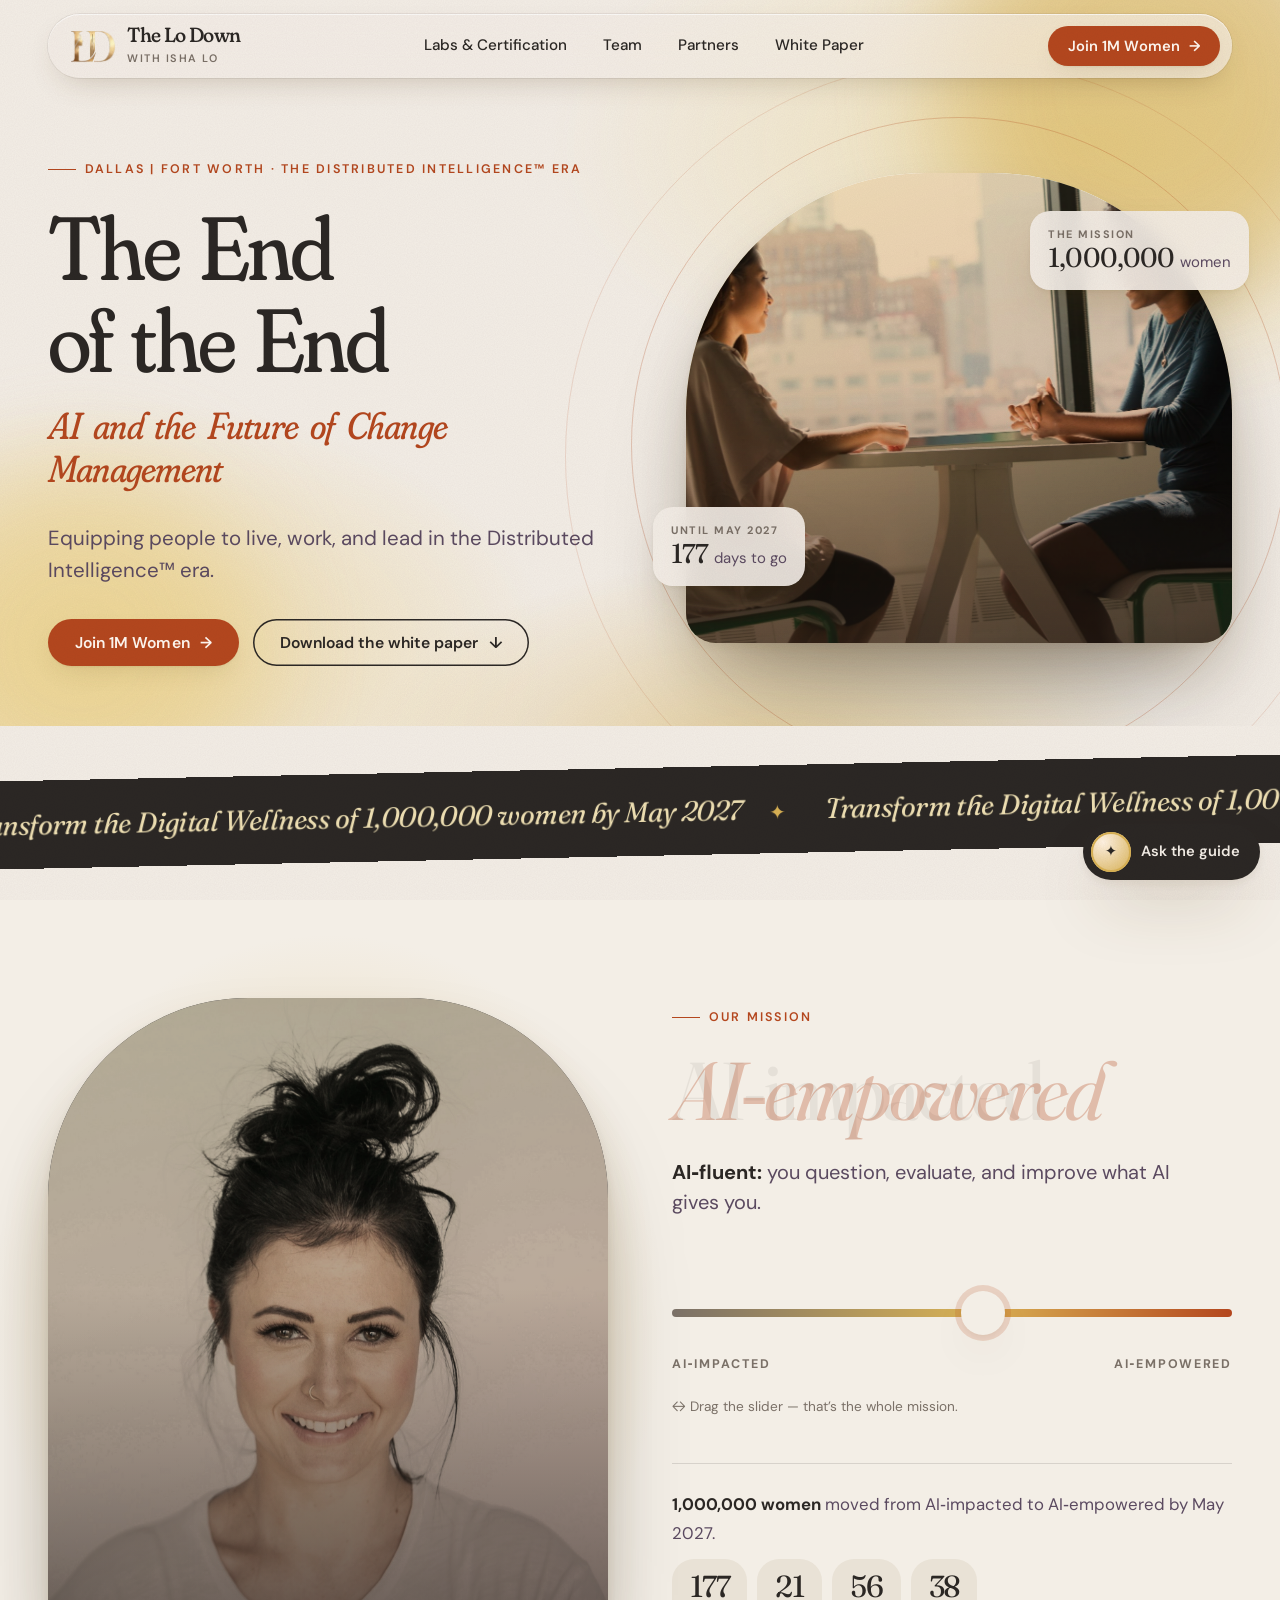
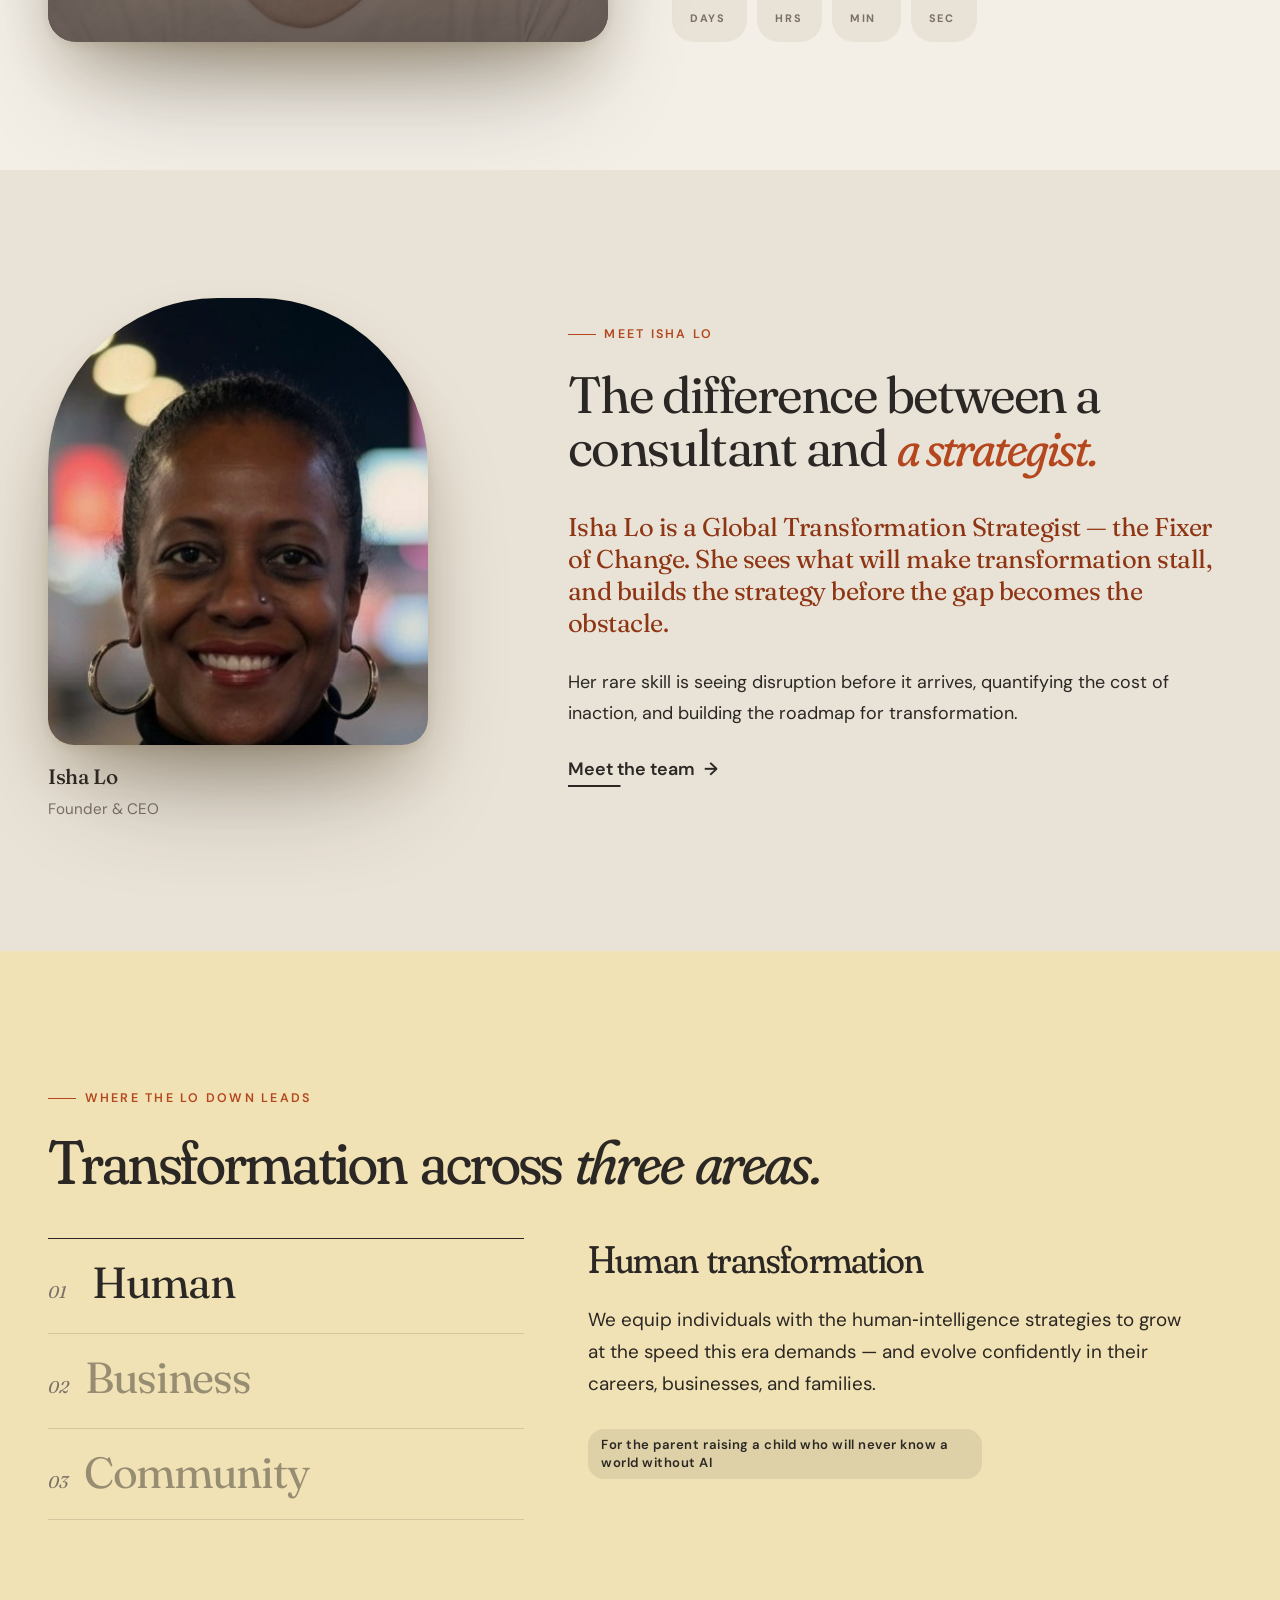
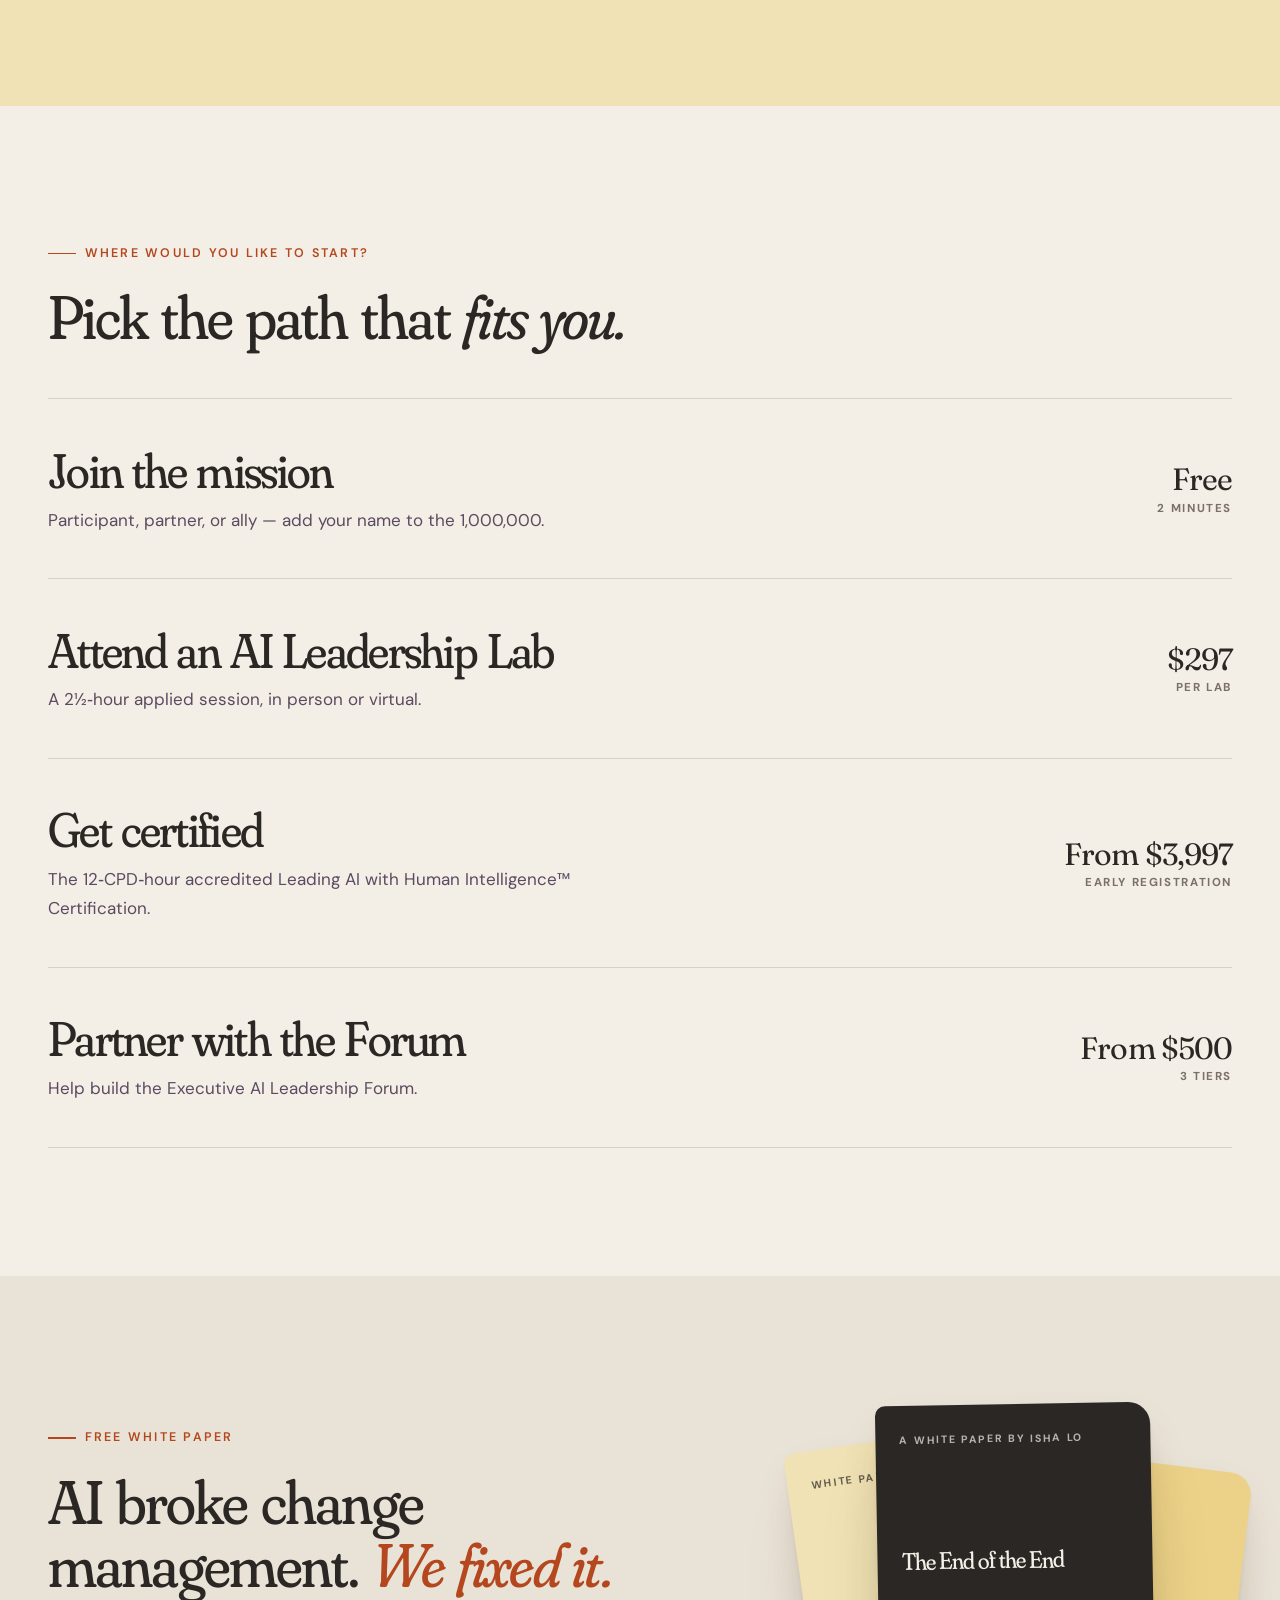
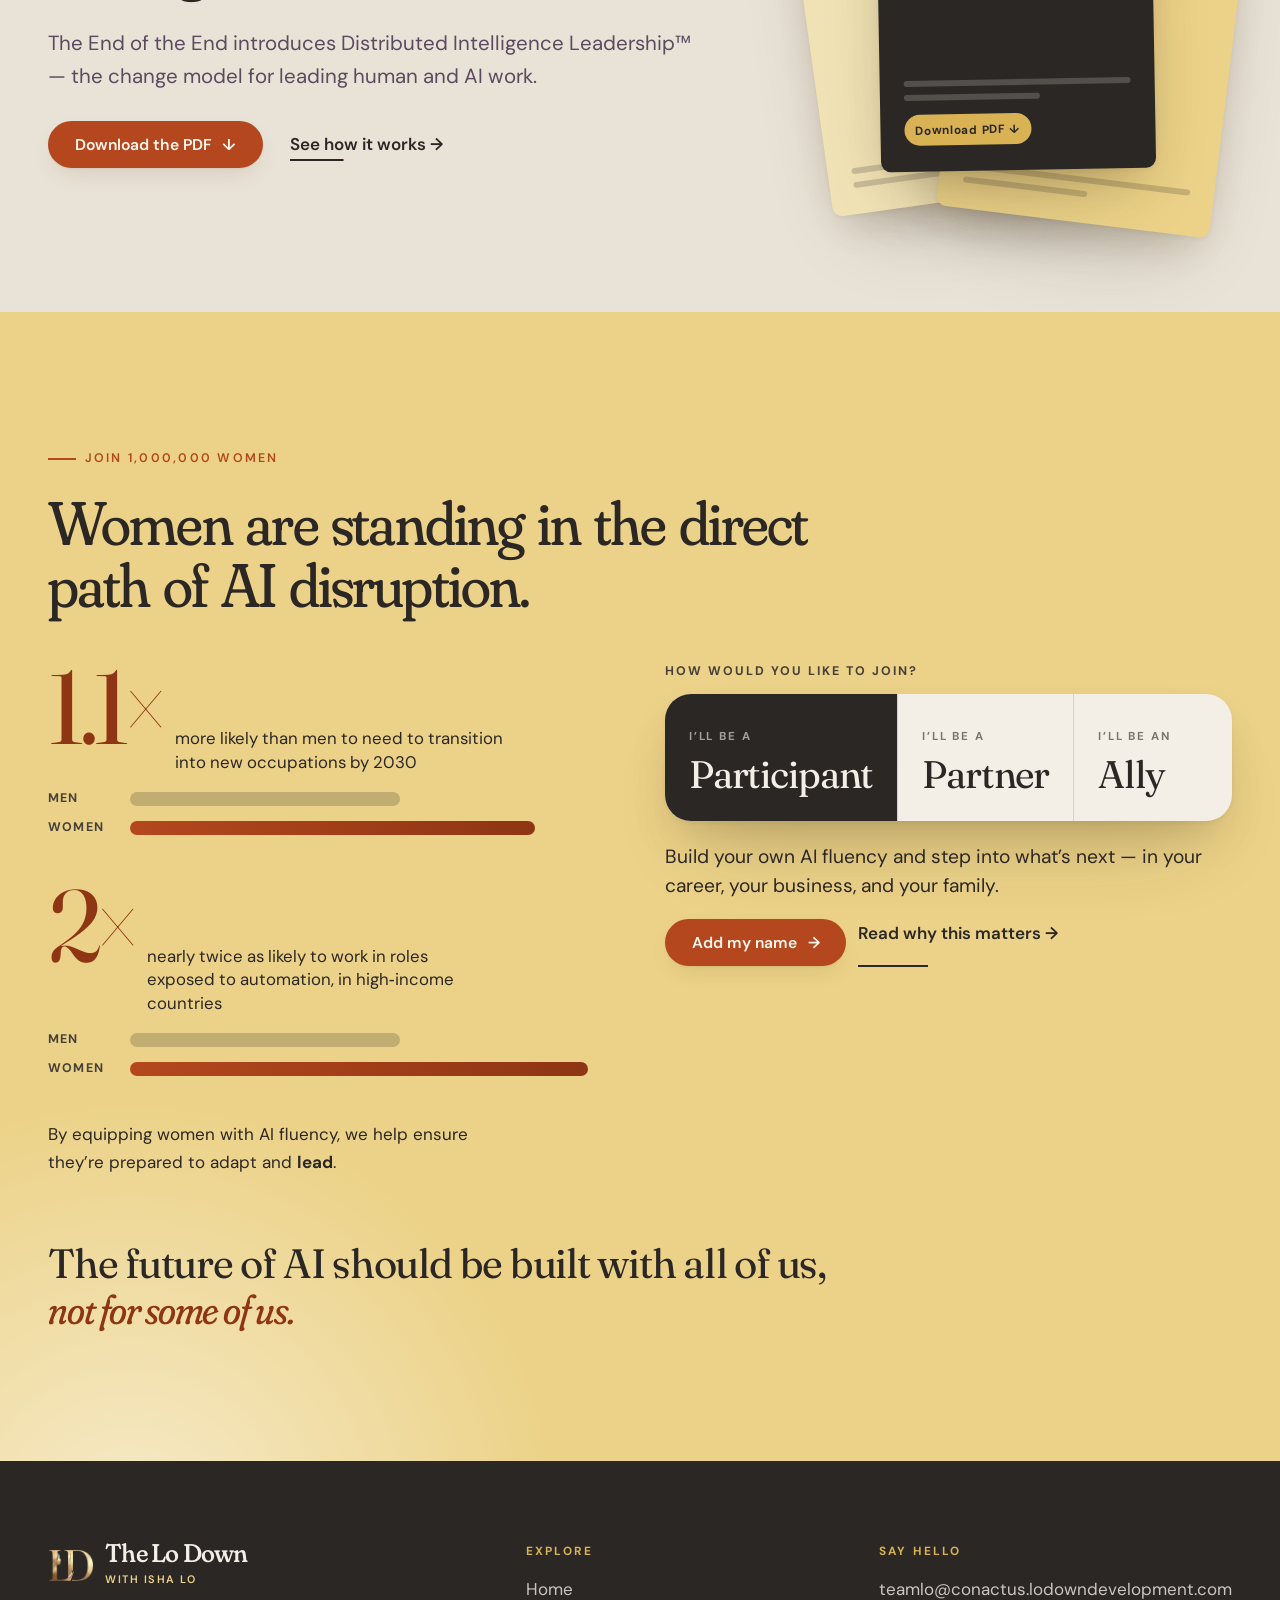
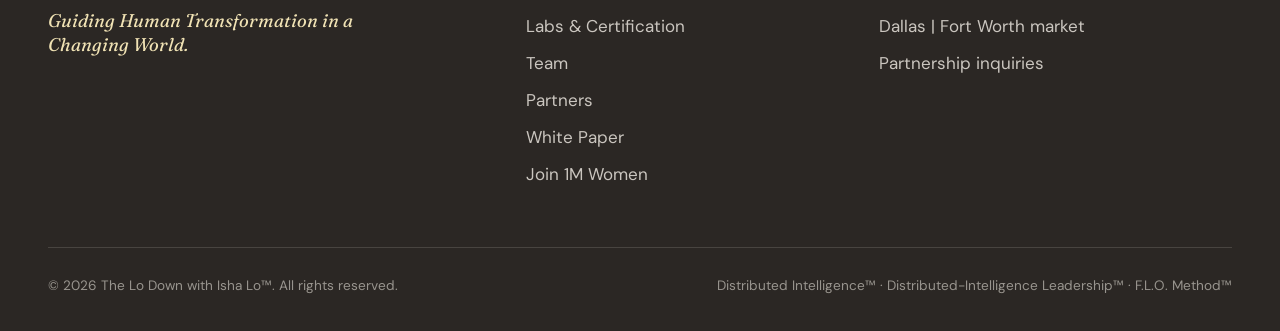
<file: index.html>
<!DOCTYPE html>
<html lang="en">
<head>
<meta charset="utf-8">
<meta name="viewport" content="width=device-width, initial-scale=1">
<title>AI Leadership Training & Change Management | Dallas-Fort Worth</title>
<meta name="description" content="Executive AI Leadership Labs, a 12-CPD certification, and change management consulting for Dallas-Fort Worth leaders, led by strategist Isha Lo.">
<meta property="og:title" content="AI Leadership Training & Change Management | Dallas-Fort Worth">
<meta property="og:description" content="Executive AI Leadership Labs, a 12-CPD certification, and change management consulting for Dallas-Fort Worth leaders, led by strategist Isha Lo.">
<link rel="canonical" href="https://the-lo-down-with-isha-lo.vercel.app/index.html">
<link rel="icon" href="images/logo-mark.png">
<link rel="preconnect" href="https://fonts.googleapis.com">
<link rel="preconnect" href="https://fonts.gstatic.com" crossorigin>
<link rel="preconnect" href="https://agency-dashboard-omega-red.vercel.app">
<link rel="preload" as="style" href="https://fonts.googleapis.com/css2?family=DM+Sans:ital,opsz,wght@0,9..40,300..700;1,9..40,300..700&family=Fraunces:ital,opsz,wght,SOFT@0,9..144,300..700,0..100;1,9..144,300..700,0..100&display=swap">
<link href="https://fonts.googleapis.com/css2?family=DM+Sans:ital,opsz,wght@0,9..40,300..700;1,9..40,300..700&family=Fraunces:ital,opsz,wght,SOFT@0,9..144,300..700,0..100;1,9..144,300..700,0..100&display=swap" rel="stylesheet" media="print" onload="this.media='all'">
<noscript><link href="https://fonts.googleapis.com/css2?family=DM+Sans:ital,opsz,wght@0,9..40,300..700;1,9..40,300..700&family=Fraunces:ital,opsz,wght,SOFT@0,9..144,300..700,0..100;1,9..144,300..700,0..100&display=swap" rel="stylesheet"></noscript>
<link rel="stylesheet" href="css/style.css">
<link rel="preload" as="image" href="images/conversation.jpg" fetchpriority="high">
<script type="application/ld+json">
{
  "@context": "https://schema.org",
  "@type": "Organization",
  "name": "The Lo Down with Isha Lo",
  "url": "https://the-lo-down-with-isha-lo.vercel.app",
  "description": "Equipping people to live, work, and lead in the Distributed Intelligence™ era. Offering AI Leadership Labs, the Leading AI with Human Intelligence™ Certification, and the Executive AI Leadership Forum, with a mission to transform the digital wellness of 1,000,000 women by May 2027.",
  "areaServed": {
    "@type": "Place",
    "name": "Dallas | Fort Worth"
  },
  "founder": {
    "@type": "Person",
    "name": "Isha Lo",
    "jobTitle": "Founder & CEO"
  },
  "makesOffer": [
    {
      "@type": "Offer",
      "itemOffered": {
        "@type": "Service",
        "name": "AI Leadership Lab",
        "description": "A 2½-hour applied session, in person or virtual."
      }
    },
    {
      "@type": "Offer",
      "itemOffered": {
        "@type": "Service",
        "name": "Leading AI with Human Intelligence™ Certification",
        "description": "The 12-CPD-hour accredited certification."
      }
    },
    {
      "@type": "Offer",
      "itemOffered": {
        "@type": "Service",
        "name": "Executive AI Leadership Forum",
        "description": "Partnership opportunities to help build the Executive AI Leadership Forum."
      }
    }
  ]
}
</script>
<script defer src="https://agency-dashboard-omega-red.vercel.app/t.js"></script>
</head>
<body data-page="home">
<div id="site-header"></div>

<main>
<!-- HERO -->
<section class="hero">
  <div class="blob a"></div><div class="blob b"></div>
  <div class="wrap hero-grid">
    <div class="hero-copy">
      <span class="eyebrow reveal">Dallas | Fort Worth · The Distributed Intelligence™ era</span>
      <h1 class="reveal" style="--d:.08s"><span class="l1">The End<br>of the End</span><span class="l2">AI and the Future of Change Management</span></h1>
      <p class="lead reveal" style="--d:.16s">Equipping people to live, work, and lead in the Distributed Intelligence™ era.</p>
      <div class="ctas reveal" style="--d:.24s">
        <button data-track="join-community" class="btn btn-clay" data-join>Join 1M Women <span class="arr">→</span></button>
        <a class="btn btn-ghost" href="#" data-paper>Download the white paper <span class="arr">↓</span></a>
      </div>
    </div>
    <div class="hero-photo reveal" style="--d:.1s">
      <div class="sunring"></div><div class="sunring two"></div>
      <div class="arch"><img src="images/conversation.jpg" alt="Two Dallas-Fort Worth business leaders discussing AI leadership strategy at a sunlit table" fetchpriority="high" decoding="async"></div>
      <div class="chip3 c1"><span class="k">Until May 2027</span><span class="v"><span data-cd="d">—</span> <small>days to go</small></span></div>
      <div class="chip3 c2"><span class="k">The mission</span><span class="v">1,000,000 <small>women</small></span></div>
    </div>
  </div>
</section>

<div class="tick-wrap"><div class="ticker" aria-label="Our commitment">
  <div class="ticker-track">
    <span>Transform the Digital Wellness of 1,000,000 women by May 2027</span><span>Transform the Digital Wellness of 1,000,000 women by May 2027</span><span>Transform the Digital Wellness of 1,000,000 women by May 2027</span><span>Transform the Digital Wellness of 1,000,000 women by May 2027</span>
    <span>Transform the Digital Wellness of 1,000,000 women by May 2027</span><span>Transform the Digital Wellness of 1,000,000 women by May 2027</span><span>Transform the Digital Wellness of 1,000,000 women by May 2027</span><span>Transform the Digital Wellness of 1,000,000 women by May 2027</span>
  </div>
</div></div>

<!-- MISSION: slider + countdown -->
<section class="sec shift" data-shift>
  <div class="wrap shift-grid">
    <div class="shift-photo-wrap reveal">
      <div class="shift-halo"></div>
      <div class="shift-photo"><img src="images/woman-portrait.jpg" alt="Businesswoman smiling confidently, representing the journey from AI-impacted to AI-empowered leadership" loading="lazy" decoding="async"></div>
    </div>
    <div class="reveal" style="--d:.1s">
      <span class="eyebrow">Our mission</span>
      <div class="shift-word" aria-hidden="true"><span class="w0">AI‑impacted</span><span class="w1">AI‑empowered</span></div>
      <div class="shift-line" aria-live="polite">
        <span><b>AI‑impacted:</b> change is happening <em>to</em> you.</span>
        <span><b>AI‑fluent:</b> you question, evaluate, and improve what AI gives you.</span>
        <span><b>AI‑empowered:</b> human intelligence leads, and AI amplifies.</span>
      </div>
      <div class="range"><input type="range" min="0" max="100" value="0" aria-label="Move from AI‑impacted to AI‑empowered"></div>
      <div class="range-l"><span>AI‑impacted</span><span>AI‑empowered</span></div>
      <p class="hint">↔ Drag the slider — that’s the whole mission.</p>
      <div class="mini-count" aria-label="Time remaining until May 2027">
        <p><b>1,000,000 women</b> moved from AI‑impacted to AI‑empowered by May 2027.</p>
        <div class="count"><div><b data-cd="d">0</b><small>Days</small></div><div><b data-cd="h">00</b><small>Hrs</small></div><div><b data-cd="m">00</b><small>Min</small></div><div><b data-cd="s">00</b><small>Sec</small></div></div>
      </div>
    </div>
  </div>
</section>

<!-- ISHA (short) -->
<section class="sec isha">
  <div class="wrap isha-grid">
    <div class="isha-side reveal">
      <div class="isha-photo"><img src="images/isha-portrait.jpg" alt="Isha Lo, Founder and CEO of The Lo Down with Isha Lo, Dallas-Fort Worth AI leadership strategist" loading="lazy" decoding="async"></div>
      <div class="isha-cap"><b>Isha Lo</b><span>Founder &amp; CEO</span></div>
    </div>
    <div class="isha-copy reveal" style="--d:.1s">
      <span class="eyebrow">Meet Isha Lo</span>
      <p class="bigq" style="margin-bottom:.7em">The difference between a consultant and <em>a strategist.</em></p>
      <p class="strong">Isha Lo is a Global Transformation Strategist — the Fixer of Change. She sees what will make transformation stall, and builds the strategy before the gap becomes the obstacle.</p>
      <p>Her rare skill is seeing disruption before it arrives, quantifying the cost of inaction, and building the roadmap for transformation.</p>
      <p style="margin-top:26px"><a class="tlink" href="team.html">Meet the team <span>→</span></a></p>
    </div>
  </div>
</section>

<!-- THREE AREAS -->
<section class="sec tr" data-t="0">
  <div class="wrap">
    <span class="eyebrow reveal">Where the Lo Down leads</span>
    <h2 class="reveal" style="max-width:14em">Transformation across <em>three areas.</em></h2>
    <div class="tr-grid" data-tabs>
      <div class="tr-tabs" role="tablist" aria-label="Three areas of transformation">
        <button class="tr-tab" role="tab"><span class="n">01</span><span class="t">Human</span></button>
        <button class="tr-tab" role="tab"><span class="n">02</span><span class="t">Business</span></button>
        <button class="tr-tab" role="tab"><span class="n">03</span><span class="t">Community</span></button>
      </div>
      <div class="tr-panel">
        <div class="tr-pane" data-pane>
          <h3>Human transformation</h3>
          <p>We equip individuals with the human‑intelligence strategies to grow at the speed this era demands — and evolve confidently in their careers, businesses, and families.</p>
          <span class="tag">For the parent raising a child who will never know a world without AI</span>
        </div>
        <div class="tr-pane" data-pane>
          <h3>Business transformation</h3>
          <p>No leader in history has been asked to lead human teams and AI teams at once. Our proprietary Distributed‑Intelligence Leadership™ framework equips leaders to make both work together.</p>
          <span class="tag">For the executive building teams of humans and AI</span>
        </div>
        <div class="tr-pane" data-pane>
          <h3>Community transformation</h3>
          <p>How communities and institutions align through this transformation is just as consequential as what any individual does. We build the collective capacity that lets communities evolve together.</p>
          <span class="tag">For the school, hospital, and financial institution redefining how they serve people</span>
        </div>
      </div>
    </div>
  </div>
</section>

<!-- WHERE TO START -->
<section class="sec">
  <div class="wrap">
    <span class="eyebrow reveal">Where would you like to start?</span>
    <h2 class="reveal" style="max-width:14em;margin-bottom:.8em">Pick the path that <em>fits you.</em></h2>
    <div class="port-row reveal"><div><h3>Join the mission</h3><p>Participant, partner, or ally — add your name to the 1,000,000.</p></div><div class="pr">Free<small>2 minutes</small></div><button class="go" data-join aria-label="Join 1M Women"></button></div>
    <div class="port-row reveal"><div><h3>Attend an AI Leadership Lab</h3><p>A 2½‑hour applied session, in person or virtual.</p></div><div class="pr">$297<small>per lab</small></div><a class="go" href="programs.html#labs" aria-label="AI Leadership Labs"></a></div>
    <div class="port-row reveal"><div><h3>Get certified</h3><p>The 12‑CPD‑hour accredited Leading AI with Human Intelligence™ Certification.</p></div><div class="pr">From $3,997<small>early registration</small></div><a class="go" href="programs.html#cert" aria-label="Certification"></a></div>
    <div class="port-row reveal"><div><h3>Partner with the Forum</h3><p>Help build the Executive AI Leadership Forum.</p></div><div class="pr">From $500<small>3 tiers</small></div><a class="go" href="partners.html" aria-label="Partner opportunities"></a></div>
  </div>
</section>

<!-- WHITE PAPER -->
<section class="sec teaser">
  <div class="wrap teaser-in">
    <div class="reveal">
      <span class="eyebrow">Free white paper</span>
      <h2>AI broke change management. <em>We fixed it.</em></h2>
      <p class="lead" style="margin-bottom:1.8rem">The End of the End introduces Distributed Intelligence Leadership™ — the change model for leading human and AI work.</p>
      <a class="btn btn-clay" href="#" data-paper>Download the PDF <span class="arr">↓</span></a>
      <a class="tlink" style="margin-left:22px" href="paper.html">See how it works →</a>
    </div>
    <a class="docs reveal" style="--d:.12s" href="#" data-paper aria-label="Download The End of the End white paper (PDF)">
      <div class="doc d1"><small>White paper</small><div><div class="ln"></div><div class="ln" style="width:70%"></div></div></div>
      <div class="doc d3"><small>Framework</small><div><div class="ln"></div><div class="ln" style="width:55%"></div></div></div>
      <div class="doc d2"><small>A white paper by Isha Lo</small><h4>The End of the End</h4><div><div class="ln"></div><div class="ln" style="width:60%"></div><span class="dlpill">Download PDF ↓</span></div></div>
    </a>
  </div>
</section>

<!-- JOIN 1M WOMEN (in depth) -->
<section class="sec joinx" id="join">
  <div class="wrap">
    <span class="eyebrow reveal">Join 1,000,000 Women</span>
    <h2 class="reveal">Women are standing in the direct path of AI disruption.</h2>
    <div class="joinx-grid">
      <div class="reveal">
        <div class="bar">
          <div class="top"><span class="x" data-count="1.5" data-dec="1" data-suf="×">1.5×</span><span class="cap">more likely than men to need to transition into new occupations by 2030</span></div>
          <div class="track" style="--max:2"><div class="m"><span>Men</span><i></i></div><div class="f" style="--v:1.5"><span>Women</span><i></i></div></div>
        </div>
        <div class="bar">
          <div class="top"><span class="x" data-count="2" data-suf="×">2×</span><span class="cap">nearly twice as likely to work in roles exposed to automation, in high‑income countries</span></div>
          <div class="track" style="--max:2"><div class="m"><span>Men</span><i></i></div><div class="f" style="--v:1.95"><span>Women</span><i></i></div></div>
        </div>
        <p style="max-width:26em;margin:0">By equipping women with AI fluency, we help ensure they’re prepared to adapt and <b>lead</b>.</p>
      </div>
      <div class="roles reveal" style="--d:.1s">
        <p class="pick" style="color:var(--plum-2)">How would you like to join?</p>
        <div class="role-tabs" role="tablist" aria-label="How would you like to join?">
          <button data-track="signup-participant" role="tab" aria-selected="true" data-r="participant"><span class="n">I’ll be a</span><b>Participant</b></button>
          <button data-track="signup-partner" role="tab" aria-selected="false" data-r="partner"><span class="n">I’ll be a</span><b>Partner</b></button>
          <button data-track="signup-ally" role="tab" aria-selected="false" data-r="ally"><span class="n">I’ll be an</span><b>Ally</b></button>
        </div>
        <div class="role-panel" id="rolePanel">
          <p>Build your own AI fluency and step into what’s next — in your career, your business, and your family.</p>
          <div class="btns">
            <button data-track="add-name-signup" class="btn btn-clay" id="roleBtn" data-join>Add my name <span class="arr">→</span></button>
            <a class="btn btn-clay" id="rolePartner" href="partners.html" hidden>See partner tiers <span class="arr">→</span></a>
            <a class="tlink" href="join.html">Read why this matters →</a>
          </div>
        </div>
      </div>
    </div>
    <p class="joinx-close reveal">The future of AI should be built with all of us, <em>not for some of us.</em></p>
  </div>
</section>
</main>

<div id="site-footer"></div>
<script src="js/main.js" defer></script>
</body>
</html>
</file>
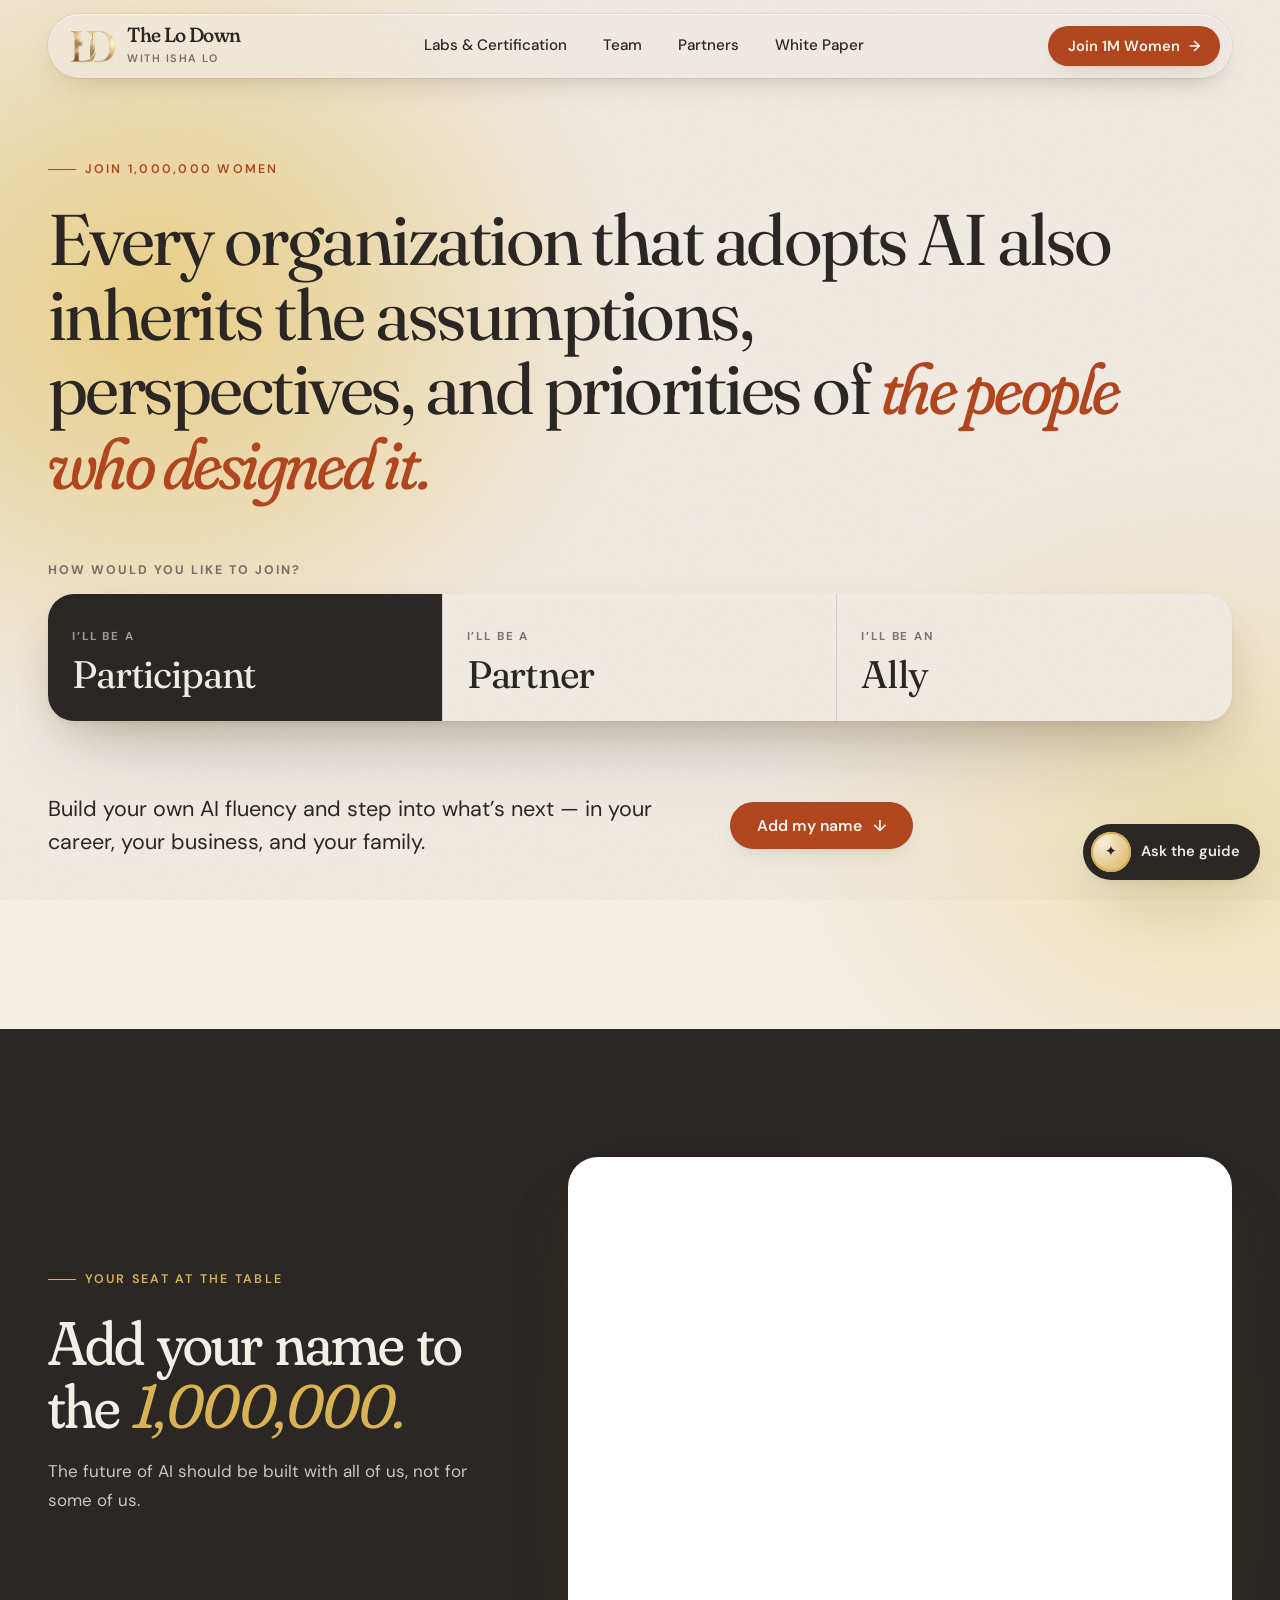
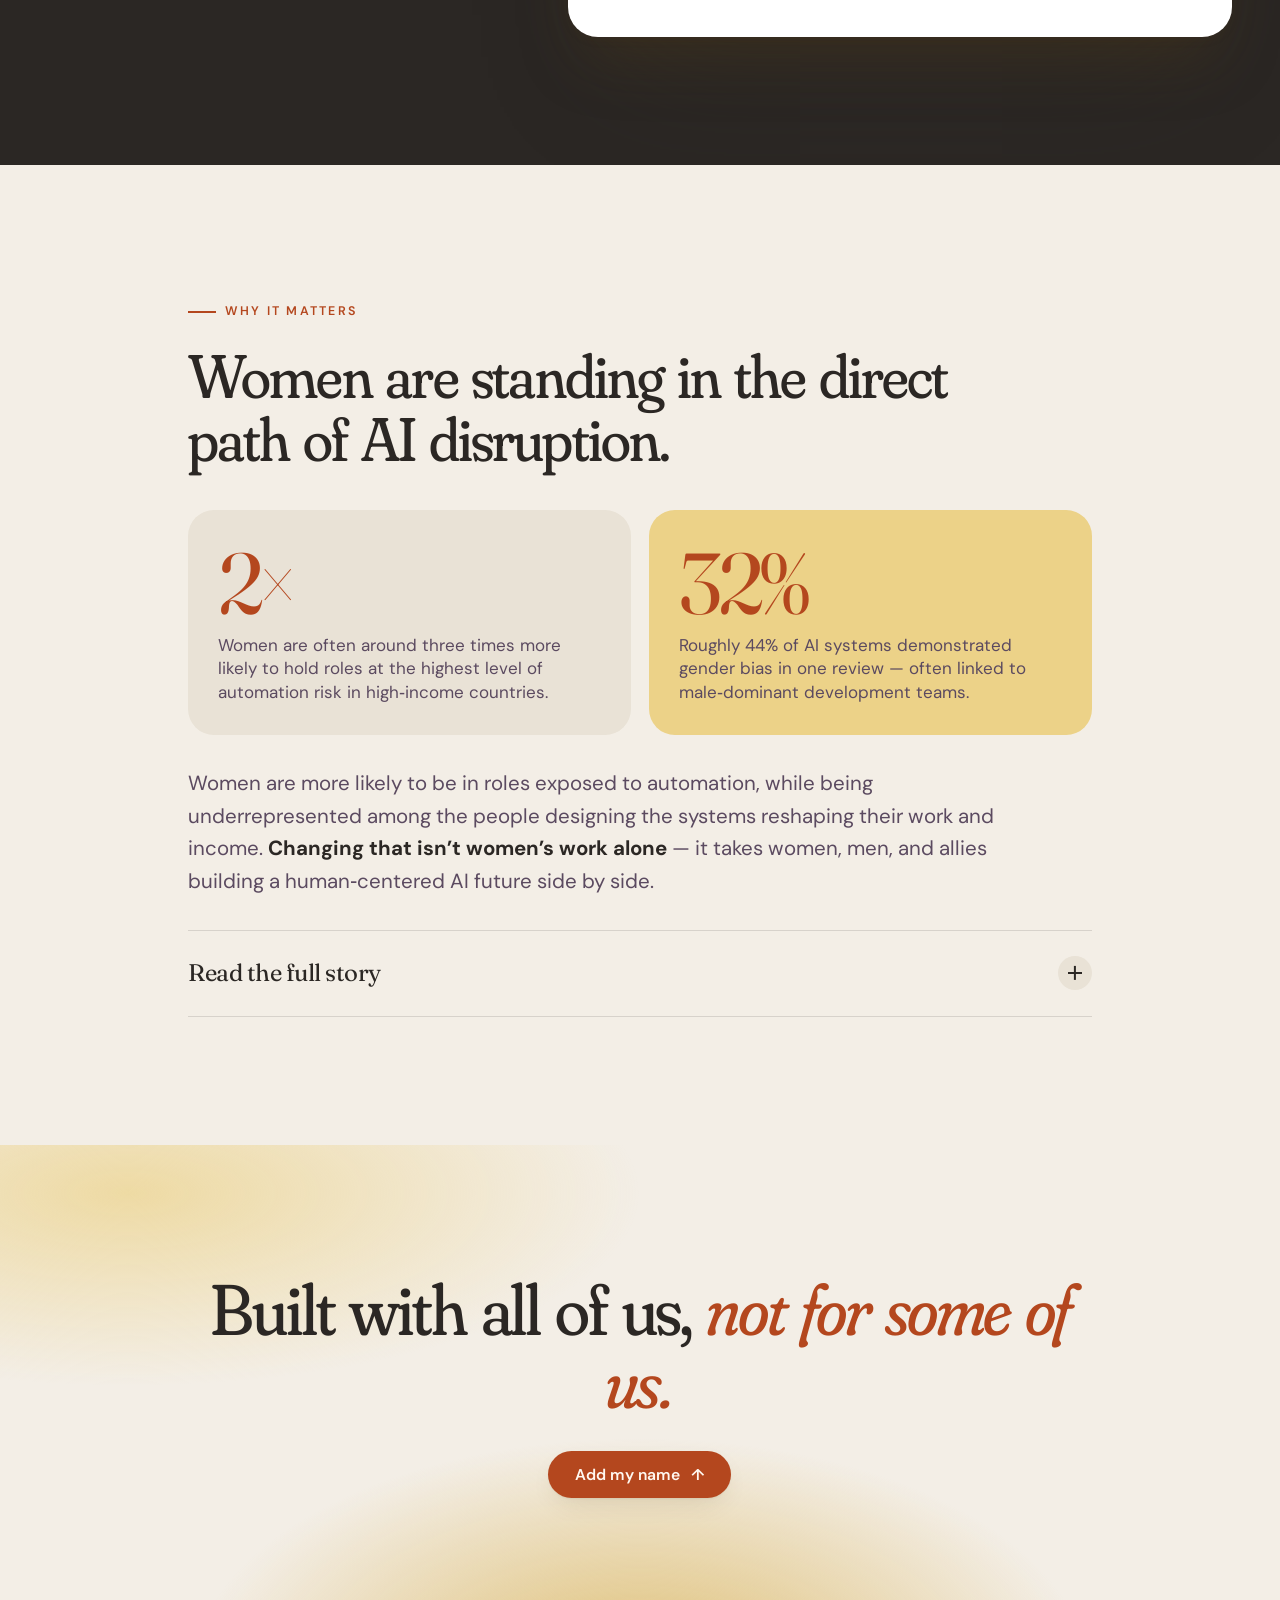
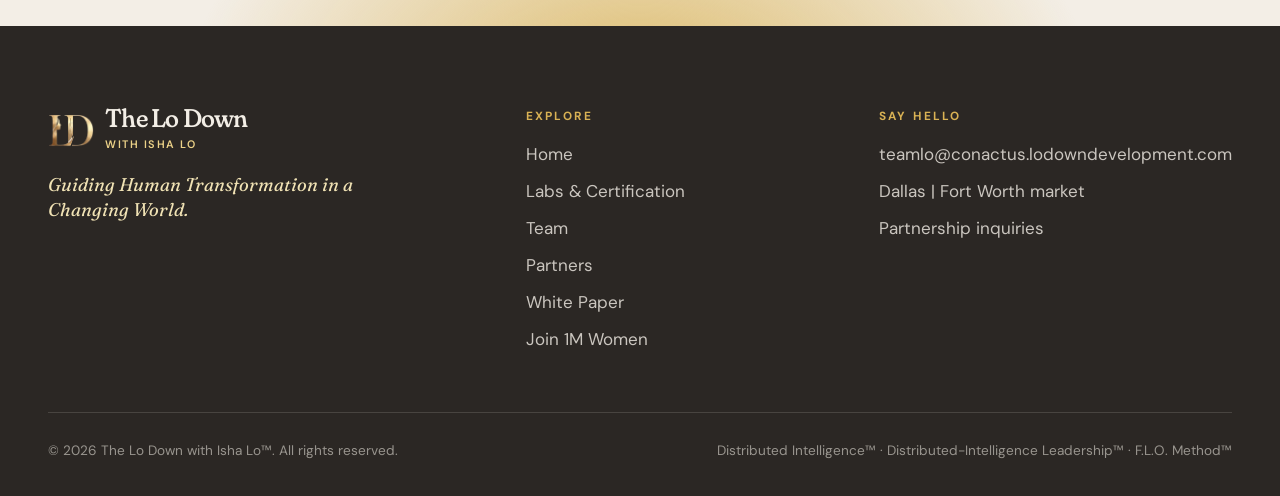
<file: join.html>
<!DOCTYPE html>
<html lang="en">
<head>
<meta charset="utf-8">
<meta name="viewport" content="width=device-width, initial-scale=1">
<title>Women in AI Leadership Program | Dallas-Fort Worth | Isha Lo</title>
<meta name="description" content="Join women building AI leadership and change-management skills in Dallas-Fort Worth, part of Isha Lo's 1,000,000-women mission by 2027.">
<link rel="canonical" href="https://the-lo-down-with-isha-lo.vercel.app/join.html">
<meta property="og:title" content="Women in AI Leadership Program | Dallas-Fort Worth | Isha Lo">
<meta property="og:description" content="Join women building AI leadership and change-management skills in Dallas-Fort Worth, part of Isha Lo's 1,000,000-women mission by 2027.">
<link rel="icon" href="images/logo-mark.png">
<link rel="preconnect" href="https://fonts.googleapis.com">
<link rel="preconnect" href="https://fonts.gstatic.com" crossorigin>
<link rel="preconnect" href="https://api.leadconnectorhq.com">
<link rel="preconnect" href="https://agency-dashboard-omega-red.vercel.app">
<link href="https://fonts.googleapis.com/css2?family=DM+Sans:ital,opsz,wght@0,9..40,300..700;1,9..40,300..700&family=Fraunces:ital,opsz,wght,SOFT@0,9..144,300..700,0..100;1,9..144,300..700,0..100&display=swap" rel="stylesheet">
<link rel="stylesheet" href="css/style.css">
<script defer src="https://agency-dashboard-omega-red.vercel.app/t.js"></script>
</head>
<body data-page="join">
<div id="site-header"></div>

<main>
<section class="jhero">
  <div class="wrap">
    <span class="eyebrow reveal">Join 1,000,000 Women</span>
    <blockquote class="reveal" style="--d:.06s">Every organization that adopts AI also inherits the assumptions, perspectives, and priorities of <em>the people who designed it.</em></blockquote>

    <div class="roles reveal" style="--d:.14s">
      <p class="pick">How would you like to join?</p>
      <div class="role-tabs" role="tablist" aria-label="How would you like to join?">
        <button role="tab" aria-selected="true" data-r="participant"><span class="n">I’ll be a</span><b>Participant</b></button>
        <button role="tab" aria-selected="false" data-r="partner"><span class="n">I’ll be a</span><b>Partner</b></button>
        <button role="tab" aria-selected="false" data-r="ally"><span class="n">I’ll be an</span><b>Ally</b></button>
      </div>
      <div class="role-panel" id="rolePanel">
        <p>Build your own AI fluency and step into what’s next — in your career, your business, and your family.</p>
        <div class="btns">
          <a class="btn btn-clay" id="roleBtn" href="#form">Add my name <span class="arr">↓</span></a>
          <a class="btn btn-clay" id="rolePartner" href="partners.html" hidden>See partner tiers <span class="arr">→</span></a>
        </div>
      </div>
    </div>
  </div>
</section>

<!-- FORM FIRST: this is the goal of the page -->
<section class="sec enroll" id="form">
  <div class="wrap enroll-grid">
    <div class="reveal">
      <span class="eyebrow">Your seat at the table</span>
      <h2>Add your name to the <em>1,000,000.</em></h2>
      <p style="margin-top:1.2rem">The future of AI should be built with all of us, not for some of us.</p>
    </div>
    <div class="form-embed reveal" style="--d:.1s"><iframe title="Join 1M Women form" src="https://api.leadconnectorhq.com/widget/form/Q6xUotUfxnujanOTKWmt" loading="lazy"></iframe></div>
  </div>
</section>

<!-- WHY: short version first, full research on tap -->
<section class="sec">
  <div class="wrap" style="max-width:1000px">
    <span class="eyebrow reveal">Why it matters</span>
    <h2 class="reveal" style="max-width:14em">Women are standing in the direct path of AI disruption.</h2>
    <div class="dstats">
      <div class="dstat reveal"><b data-count="3" data-suf="×">3×</b><span>Women are often around three times more likely to hold roles at the highest level of automation risk in high‑income countries.</span></div>
      <div class="dstat reveal" style="--d:.1s"><b data-count="44" data-suf="%">44%</b><span>Roughly 44% of AI systems demonstrated gender bias in one review — often linked to male‑dominant development teams.</span></div>
    </div>
    <p class="lead reveal" style="margin-top:2rem">Women are more likely to be in roles exposed to automation, while being underrepresented among the people designing the systems reshaping their work and income. <b style="color:var(--ink)">Changing that isn’t women’s work alone</b> — it takes women, men, and allies building a human‑centered AI future side by side.</p>

    <details class="more reveal">
      <summary>Read the full story <span class="plus"></span></summary>
      <div class="more-body">
        <p>In high‑income countries, women’s jobs are significantly more exposed to AI‑driven automation than men’s. At the same time, women remain underrepresented in AI and data careers, making up only a minority of the global AI workforce.</p>
        <p>Research from the UN system and others finds that this underrepresentation shows up inside the technology itself: in one review, roughly 44% of AI systems demonstrated gender bias, often linked to homogeneous, male‑dominant development teams. When fewer women work in AI and STEM, fewer women influence how these systems are built, governed, and deployed.</p>
        <p><b>AI is becoming part of everyday life across the globe.</b> It is transforming how we live, learn, work, build businesses, access healthcare, manage our finances, and raise our children. Every time we use AI, we inherit more than technology — we inherit the perspectives, values, priorities, assumptions, and blind spots of the people who built it. That’s why who builds AI, and who has a voice in shaping its future, matters to every person on the planet.</p>
      </div>
    </details>
  </div>
</section>

<section class="sec finale">
  <div class="wrap">
    <h2 class="reveal" style="font-size:clamp(2.2rem,5.6vw,4.6rem)">Built with all of us, <em>not for some of us.</em></h2>
    <div class="reveal" style="margin-top:2rem"><a class="btn btn-clay" href="#form">Add my name <span class="arr">↑</span></a></div>
  </div>
</section>
</main>

<div id="site-footer"></div>
<script src="js/main.js" defer></script>
</body>
</html>
</file>
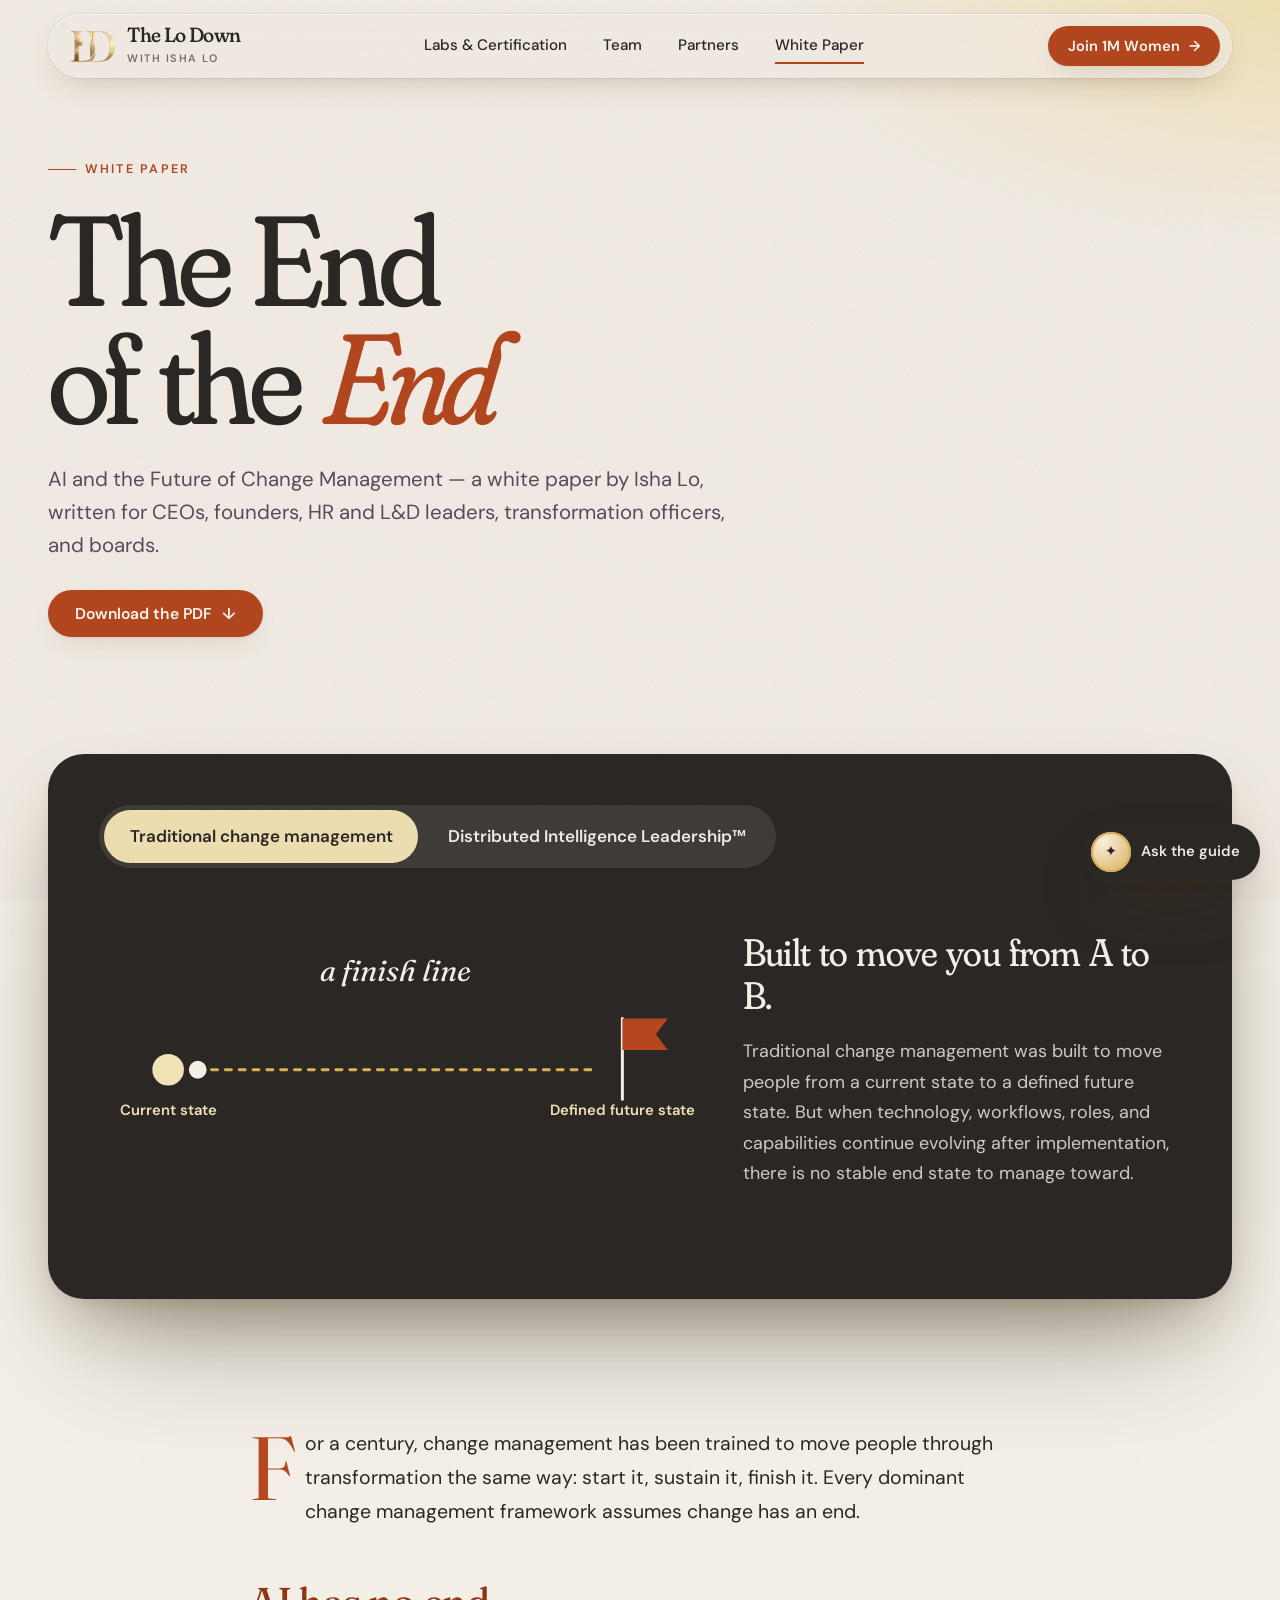
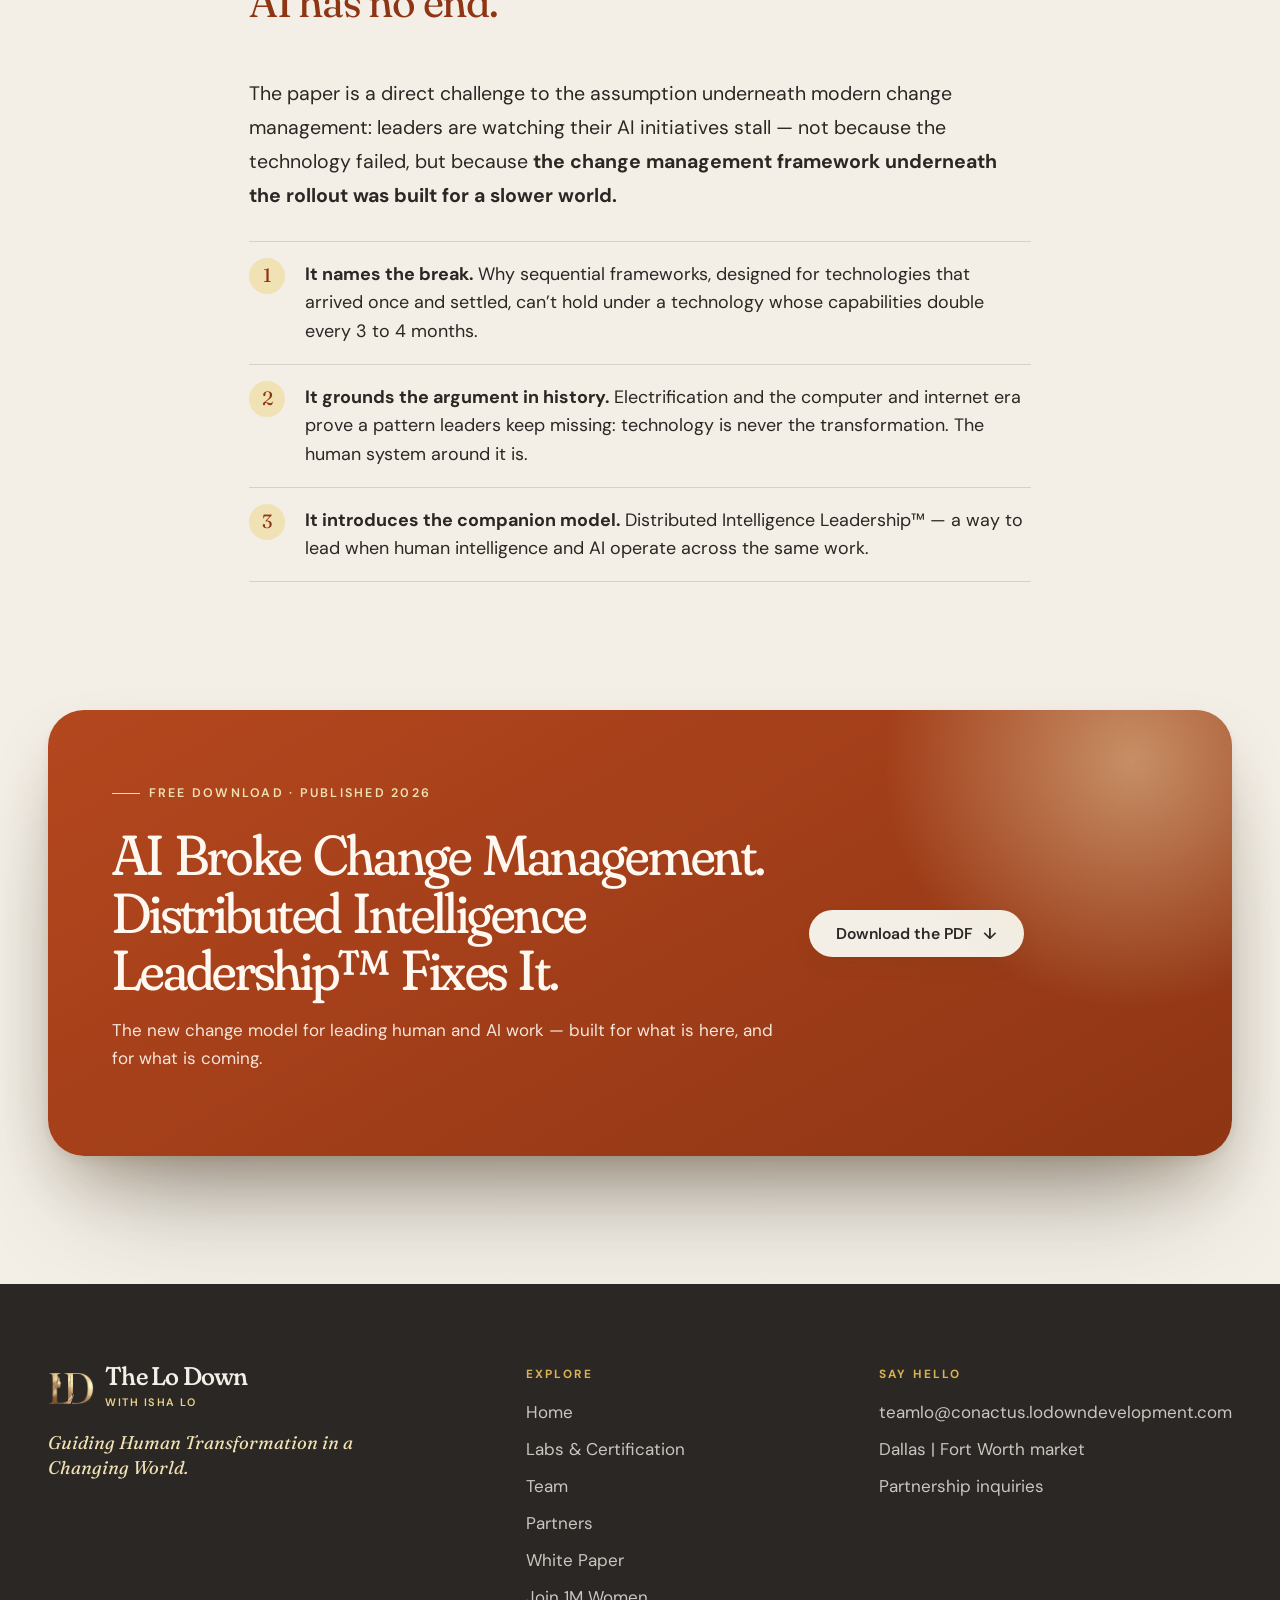
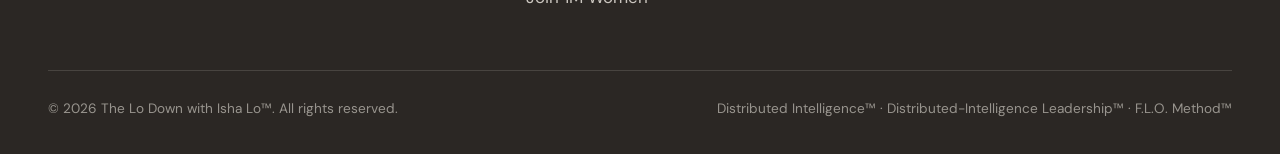
<file: paper.html>
<!DOCTYPE html>
<html lang="en">
<head>
<meta charset="utf-8">
<meta name="viewport" content="width=device-width, initial-scale=1">
<title>AI Change Management White Paper | Isha Lo, Dallas-Ft Worth</title>
<meta name="description" content="Free white paper from Isha Lo, a Dallas-Fort Worth change management consultant, on Distributed Intelligence Leadership™ training for AI-era executives.">
<link rel="canonical" href="https://the-lo-down-with-isha-lo.vercel.app/paper.html">
<meta property="og:title" content="AI Change Management White Paper | Isha Lo, Dallas-Ft Worth">
<meta property="og:description" content="Free white paper from Isha Lo, a Dallas-Fort Worth change management consultant, on Distributed Intelligence Leadership™ training for AI-era executives.">
<link rel="icon" href="images/logo-mark.png">
<link rel="preconnect" href="https://fonts.googleapis.com">
<link rel="preconnect" href="https://fonts.gstatic.com" crossorigin>
<link rel="preconnect" href="https://agency-dashboard-omega-red.vercel.app">
<link href="https://fonts.googleapis.com/css2?family=DM+Sans:ital,opsz,wght@0,9..40,300..700;1,9..40,300..700&family=Fraunces:ital,opsz,wght,SOFT@0,9..144,300..700,0..100;1,9..144,300..700,0..100&display=swap" rel="stylesheet">
<link rel="stylesheet" href="css/style.css">
<script defer src="https://agency-dashboard-omega-red.vercel.app/t.js"></script>
</head>
<body data-page="paper">
<div id="site-header"></div>

<main>
<section class="paper-hero">
  <div class="wrap">
    <span class="eyebrow reveal">White paper</span>
    <h1 class="reveal" style="--d:.06s">The End <br>of the <em>End</em></h1>
    <p class="lead reveal" style="--d:.12s;max-width:34em">AI and the Future of Change Management — a white paper by Isha Lo, written for CEOs, founders, HR and L&amp;D leaders, transformation officers, and boards.</p>
    <div class="reveal" style="--d:.2s;margin-top:1.8rem"><a class="btn btn-clay" href="#" data-paper>Download the PDF <span class="arr">↓</span></a></div>
  </div>
</section>

<section class="sec" style="padding-top:clamp(40px,6vw,80px)">
  <div class="wrap">
    <div class="model reveal" data-m="old">
      <div class="seg" role="group" aria-label="Compare the two models">
        <button aria-pressed="true" data-m="old">Traditional change management</button>
        <button aria-pressed="false" data-m="new">Distributed Intelligence Leadership™</button>
      </div>
      <div class="model-body">
        <div class="stage" aria-hidden="true">
          <!-- OLD: a line with an end -->
          <svg class="m-old mstate" viewBox="0 0 600 360" fill="none">
            <circle cx="70" cy="180" r="16" fill="#F0E2B4"/>
            <text x="70" y="226" text-anchor="middle" fill="#F0E2B4" font-family="DM Sans" font-size="15" font-weight="600">Current state</text>
            <line class="dash" x1="100" y1="180" x2="500" y2="180" stroke="#D9B254" stroke-width="3" stroke-linecap="round"/>
            <g transform="translate(530 180)"><line x1="0" y1="-52" x2="0" y2="30" stroke="#F3EEE6" stroke-width="3" stroke-linecap="round"/><path d="M0 -52h46l-12 16 12 16H0z" fill="#B4471E"/></g>
            <text x="530" y="226" text-anchor="middle" fill="#F0E2B4" font-family="DM Sans" font-size="15" font-weight="600">Defined future state</text>
            <g class="trav"><circle cx="100" cy="180" r="9" fill="#F3EEE6"/></g>
            <text x="300" y="90" text-anchor="middle" fill="#F3EEE6" font-family="Fraunces" font-size="30" font-style="italic">a finish line</text>
          </svg>
          <!-- NEW: an ongoing loop -->
          <svg class="m-new mstate" viewBox="0 0 600 360" fill="none">
            <circle cx="300" cy="180" r="150" stroke="#F0E2B4" stroke-opacity=".25" stroke-dasharray="3 9"/>
            <circle cx="300" cy="180" r="105" stroke="#F0E2B4" stroke-opacity=".35" stroke-dasharray="3 9"/>
            <circle cx="300" cy="180" r="52" fill="#B4471E"/>
            <text x="300" y="186" text-anchor="middle" fill="#F3EEE6" font-family="Fraunces" font-size="19">the work</text>
            <g class="orb1"><circle cx="300" cy="75" r="14" fill="#D9B254"/><circle cx="300" cy="285" r="14" fill="#ECD288"/></g>
            <g class="orb2"><circle cx="450" cy="180" r="11" fill="#B98A55"/><circle cx="150" cy="180" r="11" fill="#D9B254"/><circle cx="300" cy="30" r="8" fill="#F3EEE6"/></g>
            <g font-family="DM Sans" font-size="14" font-weight="600" fill="#F3EEE6">
              <circle cx="40" cy="316" r="7" fill="#D9B254"/><text x="54" y="321">Human intelligence</text>
              <circle cx="220" cy="316" r="7" fill="#ECD288"/><text x="234" y="321">Artificial intelligence</text>
              <circle cx="410" cy="316" r="7" fill="#B98A55"/><text x="424" y="321">AI tools</text>
            </g>
          </svg>
        </div>
        <div class="txt">
          <div data-m="old">
            <h3>Built to move you from A to B.</h3>
            <p>Traditional change management was built to move people from a current state to a defined future state. But when technology, workflows, roles, and capabilities continue evolving after implementation, there is no stable end state to manage toward.</p>
          </div>
          <div data-m="new" hidden>
            <h3>Built for work that never stops evolving.</h3>
            <p>Distributed Intelligence Leadership™ is a new model for leading transformation when human intelligence and AI operate across the same work — directing, adapting and aligning people and AI as capabilities and conditions keep changing.</p>
          </div>
        </div>
      </div>
    </div>
  </div>
</section>

<section class="sec" style="padding-top:0">
  <div class="wrap">
    <div class="essay">
      <p class="drop reveal">For a century, change management has been trained to move people through transformation the same way: start it, sustain it, finish it. Every dominant change management framework assumes change has an end.</p>
      <p class="pull reveal">AI has no end.</p>
      <p class="reveal">The paper is a direct challenge to the assumption underneath modern change management: leaders are watching their AI initiatives stall — not because the technology failed, but because <b>the change management framework underneath the rollout was built for a slower world.</b></p>
      <ol class="three reveal">
        <li><b>It names the break.</b> Why sequential frameworks, designed for technologies that arrived once and settled, can’t hold under a technology whose capabilities double every 3 to 4 months.</li>
        <li><b>It grounds the argument in history.</b> Electrification and the computer and internet era prove a pattern leaders keep missing: technology is never the transformation. The human system around it is.</li>
        <li><b>It introduces the companion model.</b> Distributed Intelligence Leadership™ — a way to lead when human intelligence and AI operate across the same work.</li>
      </ol>
    </div>
  </div>
</section>

<section class="sec" style="padding-top:0">
  <div class="wrap">
    <div class="dl reveal">
      <div>
        <span class="eyebrow" style="color:var(--peach)">Free download · Published 2026</span>
        <h2>AI Broke Change Management. Distributed Intelligence Leadership™ Fixes It.</h2>
        <p>The new change model for leading human and AI work — built for what is here, and for what is coming.</p>
      </div>
      <a class="btn btn-light" href="#" data-paper>Download the PDF <span class="arr">↓</span></a>
    </div>
  </div>
</section>
</main>

<div id="site-footer"></div>
<script src="js/main.js" defer></script>
</body>
</html>
</file>
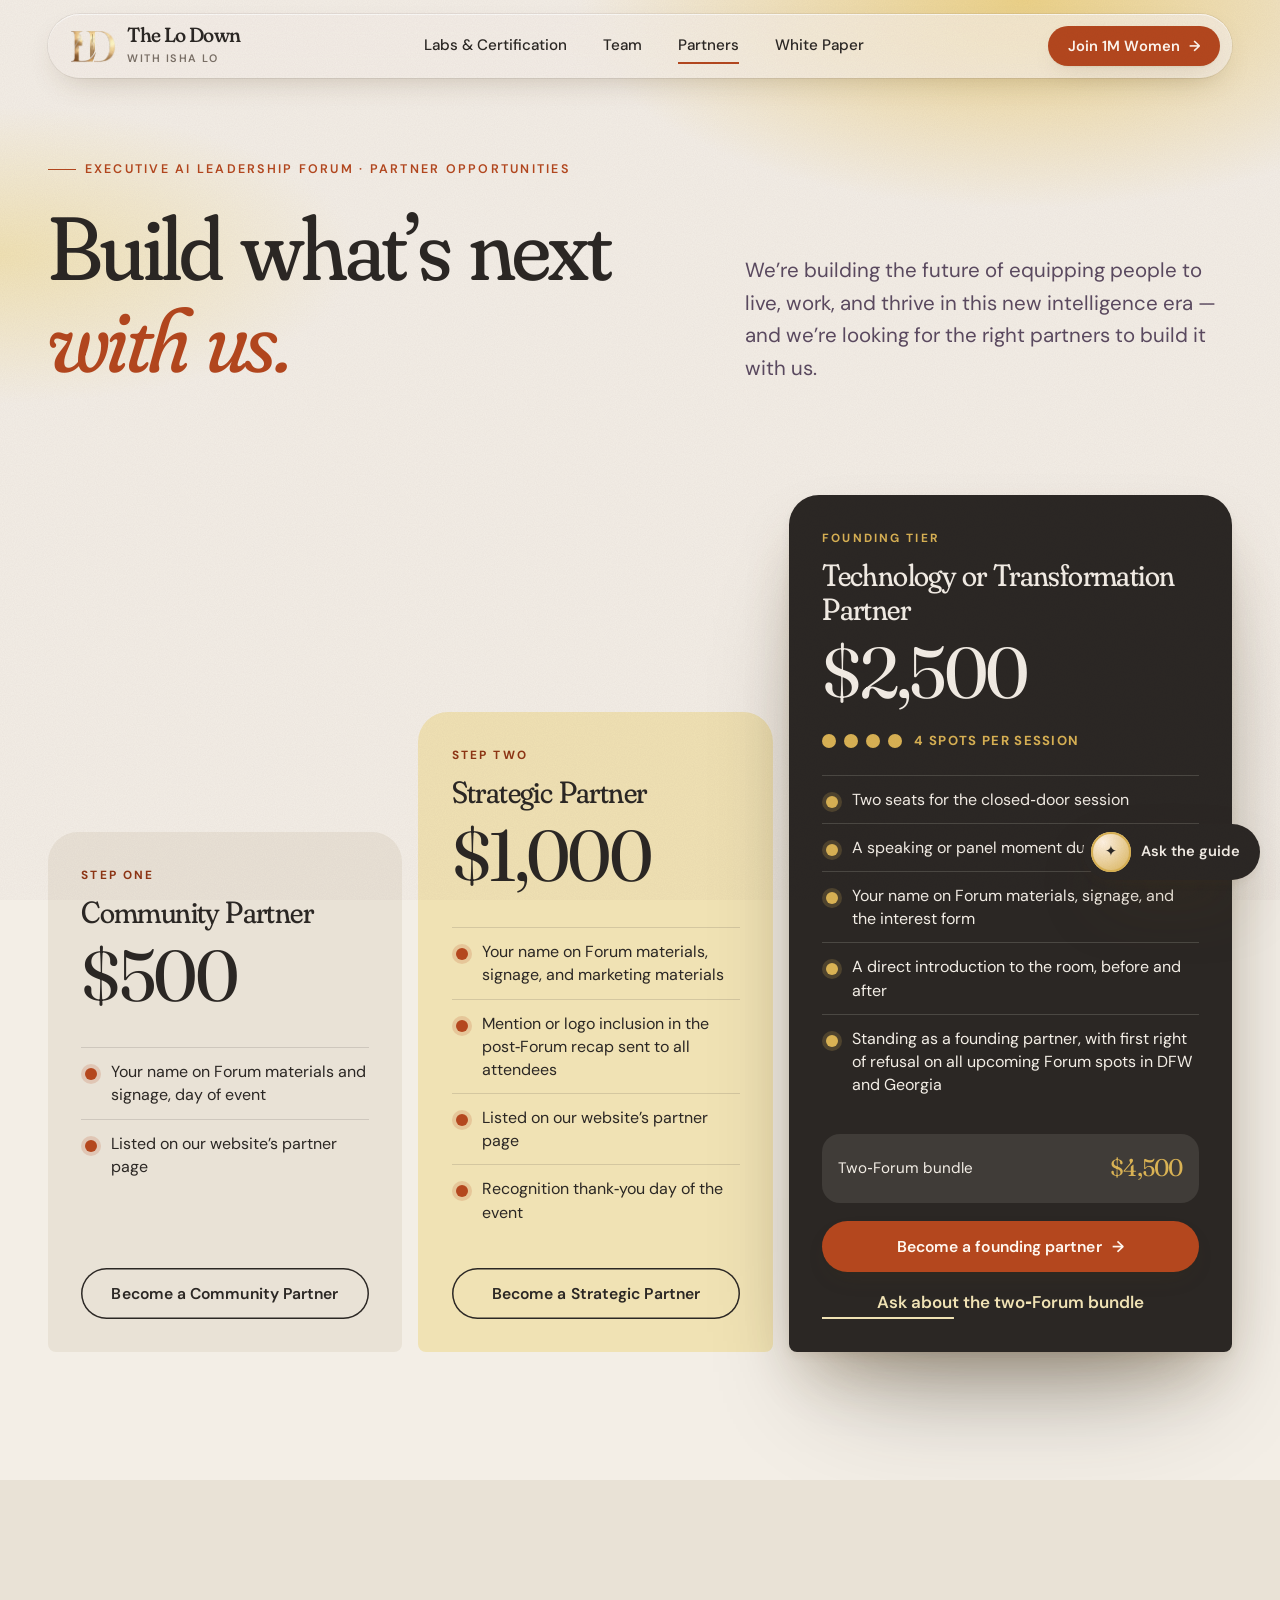
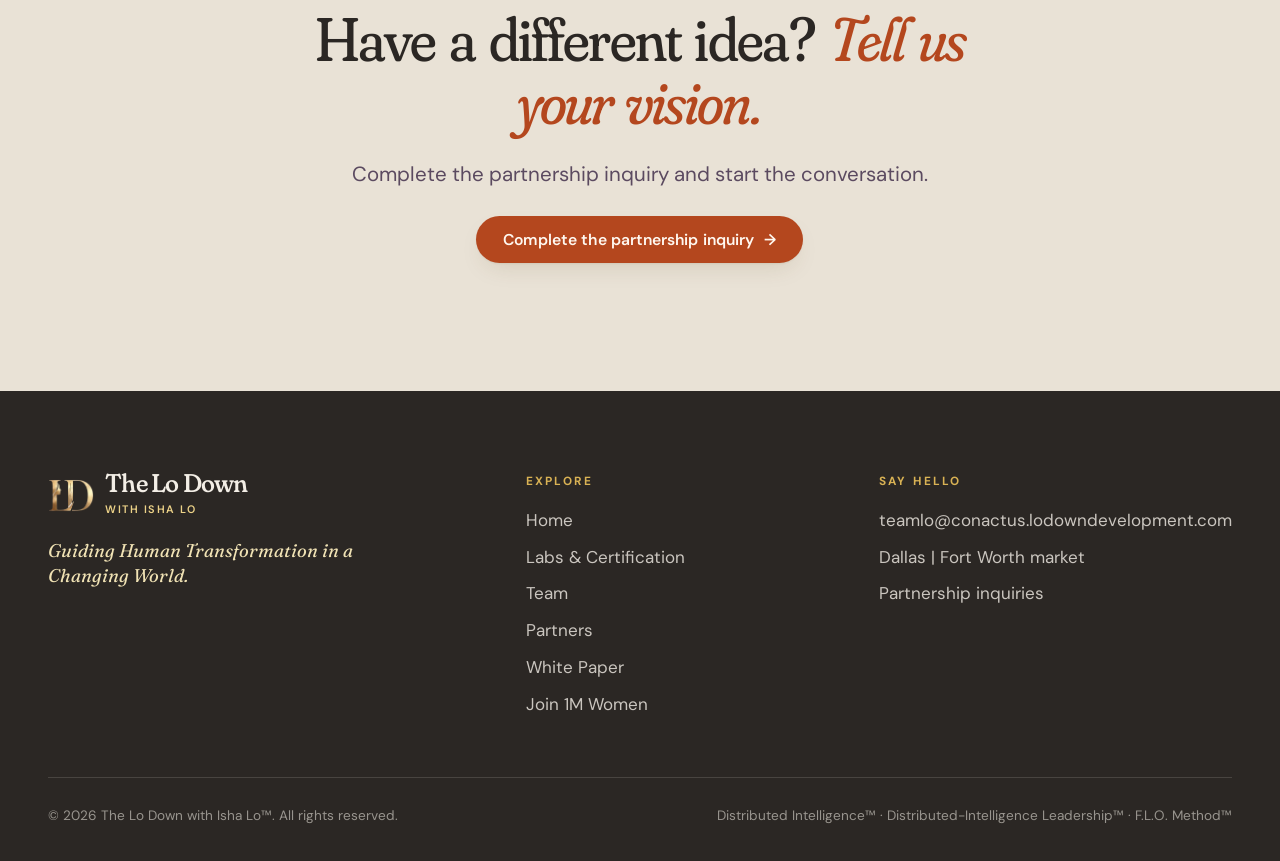
<file: partners.html>
<!DOCTYPE html>
<html lang="en">
<head>
<meta charset="utf-8">
<meta name="viewport" content="width=device-width, initial-scale=1">
<title>Executive AI Leadership Forum Partners | DFW | Isha Lo</title>
<meta name="description" content="Partner with Isha Lo's Executive AI Leadership Forum in Dallas-Fort Worth. Sponsor executive AI training, change management, and women-in-AI leadership programs.">
<link rel="canonical" href="https://the-lo-down-with-isha-lo.vercel.app/partners.html">
<meta property="og:title" content="Executive AI Leadership Forum Partners | DFW | Isha Lo">
<meta property="og:description" content="Partner with Isha Lo's Executive AI Leadership Forum in Dallas-Fort Worth. Sponsor executive AI training, change management, and women-in-AI leadership programs.">
<link rel="icon" href="images/logo-mark.png">
<link rel="preconnect" href="https://fonts.googleapis.com">
<link rel="preconnect" href="https://fonts.gstatic.com" crossorigin>
<link rel="preconnect" href="https://agency-dashboard-omega-red.vercel.app">
<link href="https://fonts.googleapis.com/css2?family=DM+Sans:ital,opsz,wght@0,9..40,300..700;1,9..40,300..700&family=Fraunces:ital,opsz,wght,SOFT@0,9..144,300..700,0..100;1,9..144,300..700,0..100&display=swap" rel="stylesheet">
<link rel="stylesheet" href="css/style.css">
<script defer src="https://agency-dashboard-omega-red.vercel.app/t.js"></script>
</head>
<body data-page="partners">
<div id="site-header"></div>

<main>
<section class="phero">
  <div class="wrap">
    <div class="cols">
      <div>
        <span class="eyebrow reveal">Executive AI Leadership Forum · Partner opportunities</span>
        <h1 class="reveal" style="--d:.06s">Build what’s next <em>with us.</em></h1>
      </div>
      <p class="lead reveal" style="--d:.12s;margin:0">We’re building the future of equipping people to live, work, and thrive in this new intelligence era — and we’re looking for the right partners to build it with us.</p>
    </div>
  </div>
</section>

<section class="sec" style="padding-top:40px">
  <div class="wrap">
    <div class="stairs">
      <article class="step s1 reveal">
        <span class="tier">Step one</span>
        <h3>Community Partner</h3>
        <div class="amt">$500</div>
        <ul>
          <li>Your name on Forum materials and signage, day of event</li>
          <li>Listed on our website’s partner page</li>
        </ul>
        <a class="btn btn-ghost" href="https://buy.stripe.com/6oU5kEd1826t1hN7eH9Zm0p" target="_blank" rel="noopener">Become a Community Partner</a>
      </article>

      <article class="step s2 reveal" style="--d:.1s">
        <span class="tier">Step two</span>
        <h3>Strategic Partner</h3>
        <div class="amt">$1,000</div>
        <ul>
          <li>Your name on Forum materials, signage, and marketing materials</li>
          <li>Mention or logo inclusion in the post‑Forum recap sent to all attendees</li>
          <li>Listed on our website’s partner page</li>
          <li>Recognition thank‑you day of the event</li>
        </ul>
        <a class="btn btn-ghost" style="box-shadow:inset 0 0 0 1.5px var(--plum)" href="https://buy.stripe.com/bJeaEY4uCfXj0dJ6aD9Zm0o" target="_blank" rel="noopener">Become a Strategic Partner</a>
      </article>

      <article class="step s3 reveal" style="--d:.2s">
        <span class="tier">Founding tier</span>
        <h3>Technology or Transformation Partner</h3>
        <div class="amt">$2,500</div>
        <div class="spots" aria-label="4 spots available per session"><i></i><i></i><i></i><i></i>&nbsp;4 spots per session</div>
        <ul>
          <li>Two seats for the closed‑door session</li>
          <li>A speaking or panel moment during the Forum</li>
          <li>Your name on Forum materials, signage, and the interest form</li>
          <li>A direct introduction to the room, before and after</li>
          <li>Standing as a founding partner, with first right of refusal on all upcoming Forum spots in DFW and Georgia</li>
        </ul>
        <div class="bundle"><span>Two‑Forum bundle</span><b>$4,500</b></div>
        <a class="btn btn-clay" href="https://buy.stripe.com/aFa9AUf9gbH39OjfLd9Zm0n" target="_blank" rel="noopener">Become a founding partner <span class="arr">→</span></a>
        <a class="tlink" style="margin-top:16px;justify-content:center;color:var(--peach)" href="#" data-bundle>Ask about the two‑Forum bundle</a>
      </article>
    </div>
  </div>
</section>

<section class="sec ask">
  <div class="wrap">
    <h2 class="reveal">Have a different idea? <em>Tell us your vision.</em></h2>
    <p class="lead reveal">Complete the partnership inquiry and start the conversation.</p>
    <div class="reveal"><a class="btn btn-clay" href="#" data-inquiry>Complete the partnership inquiry <span class="arr">→</span></a></div>
  </div>
</section>
</main>

<div id="site-footer"></div>
<script src="js/main.js"></script>
<script>
  document.querySelector('[data-inquiry]').href = mail('Partnership inquiry — Executive AI Leadership Forum', 'Organization:\nContact name:\nYour vision for the partnership:\n');
  document.querySelector('[data-bundle]').href = mail('Two-Forum bundle ($4,500) — Technology or Transformation Partner', 'I am interested in the two-Forum bundle.\n\nOrganization:\nContact name:\n');
</script>
</body>
</html>
</file>
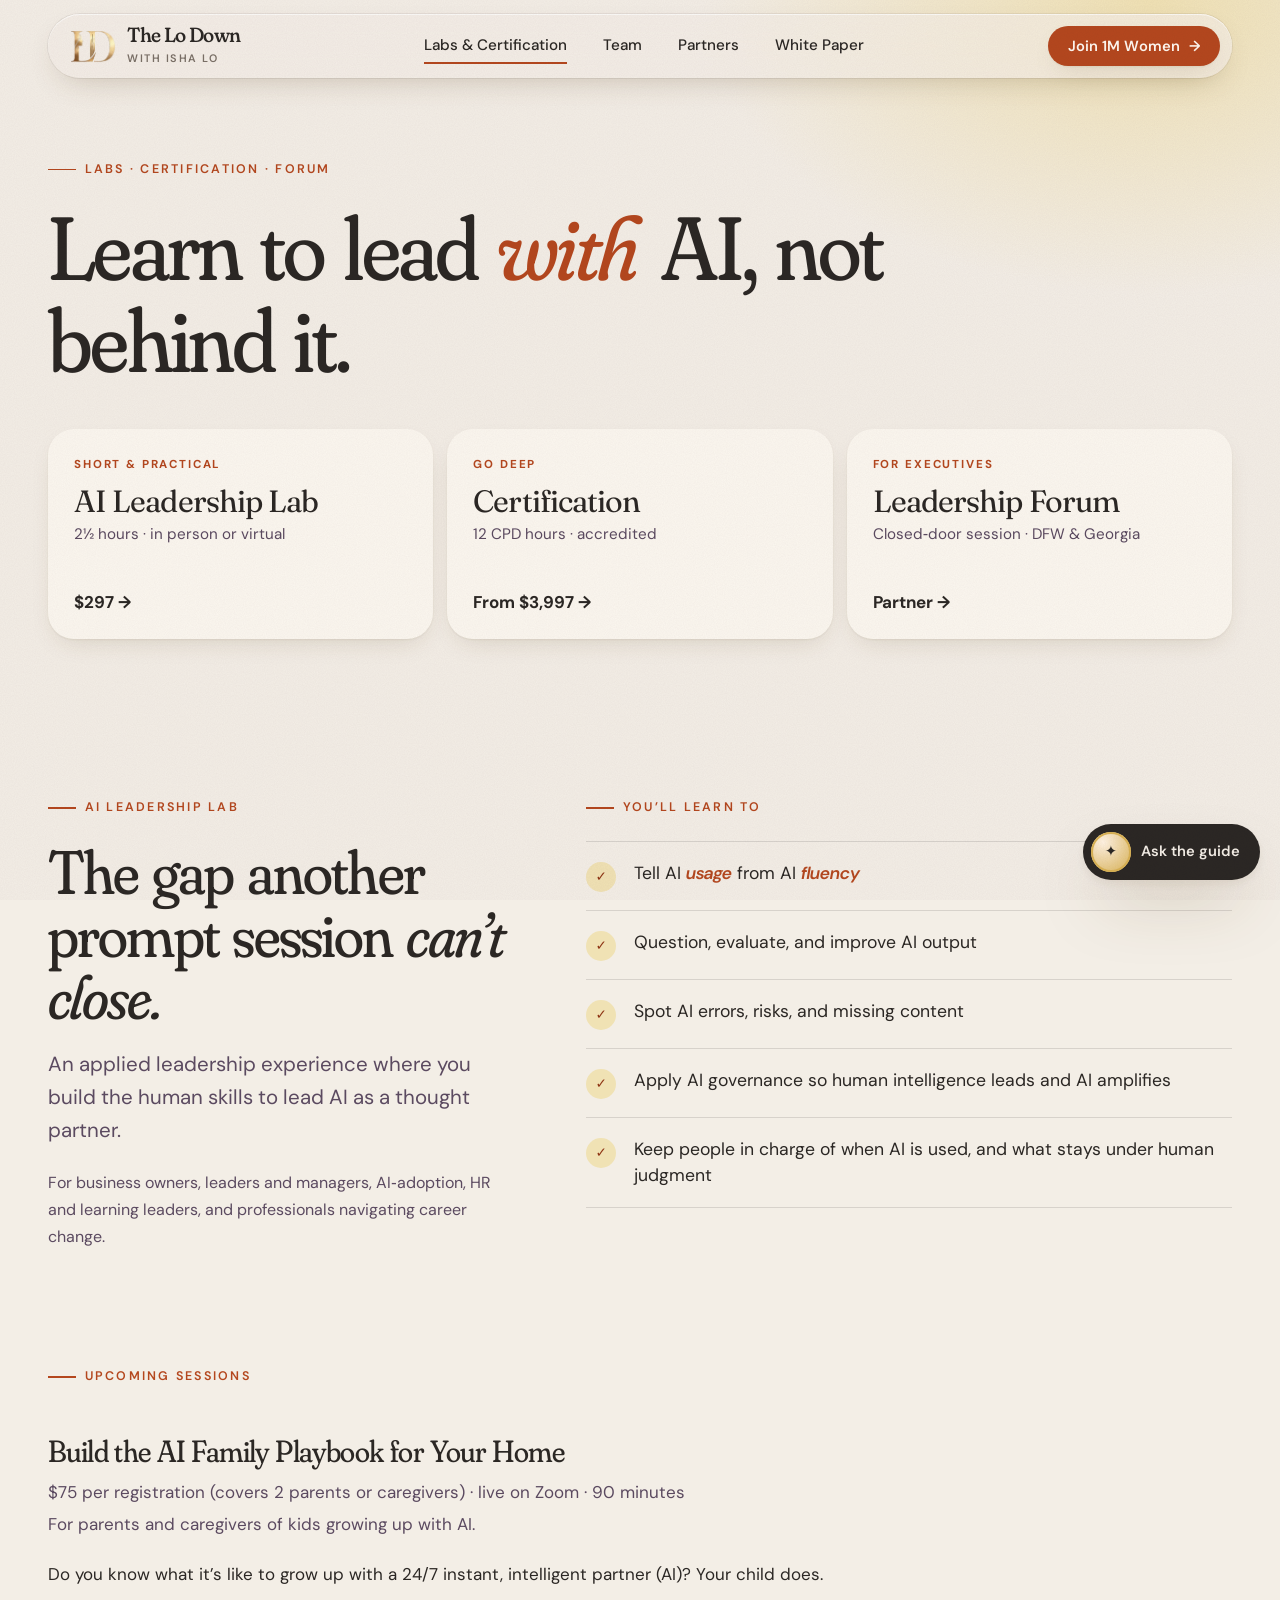
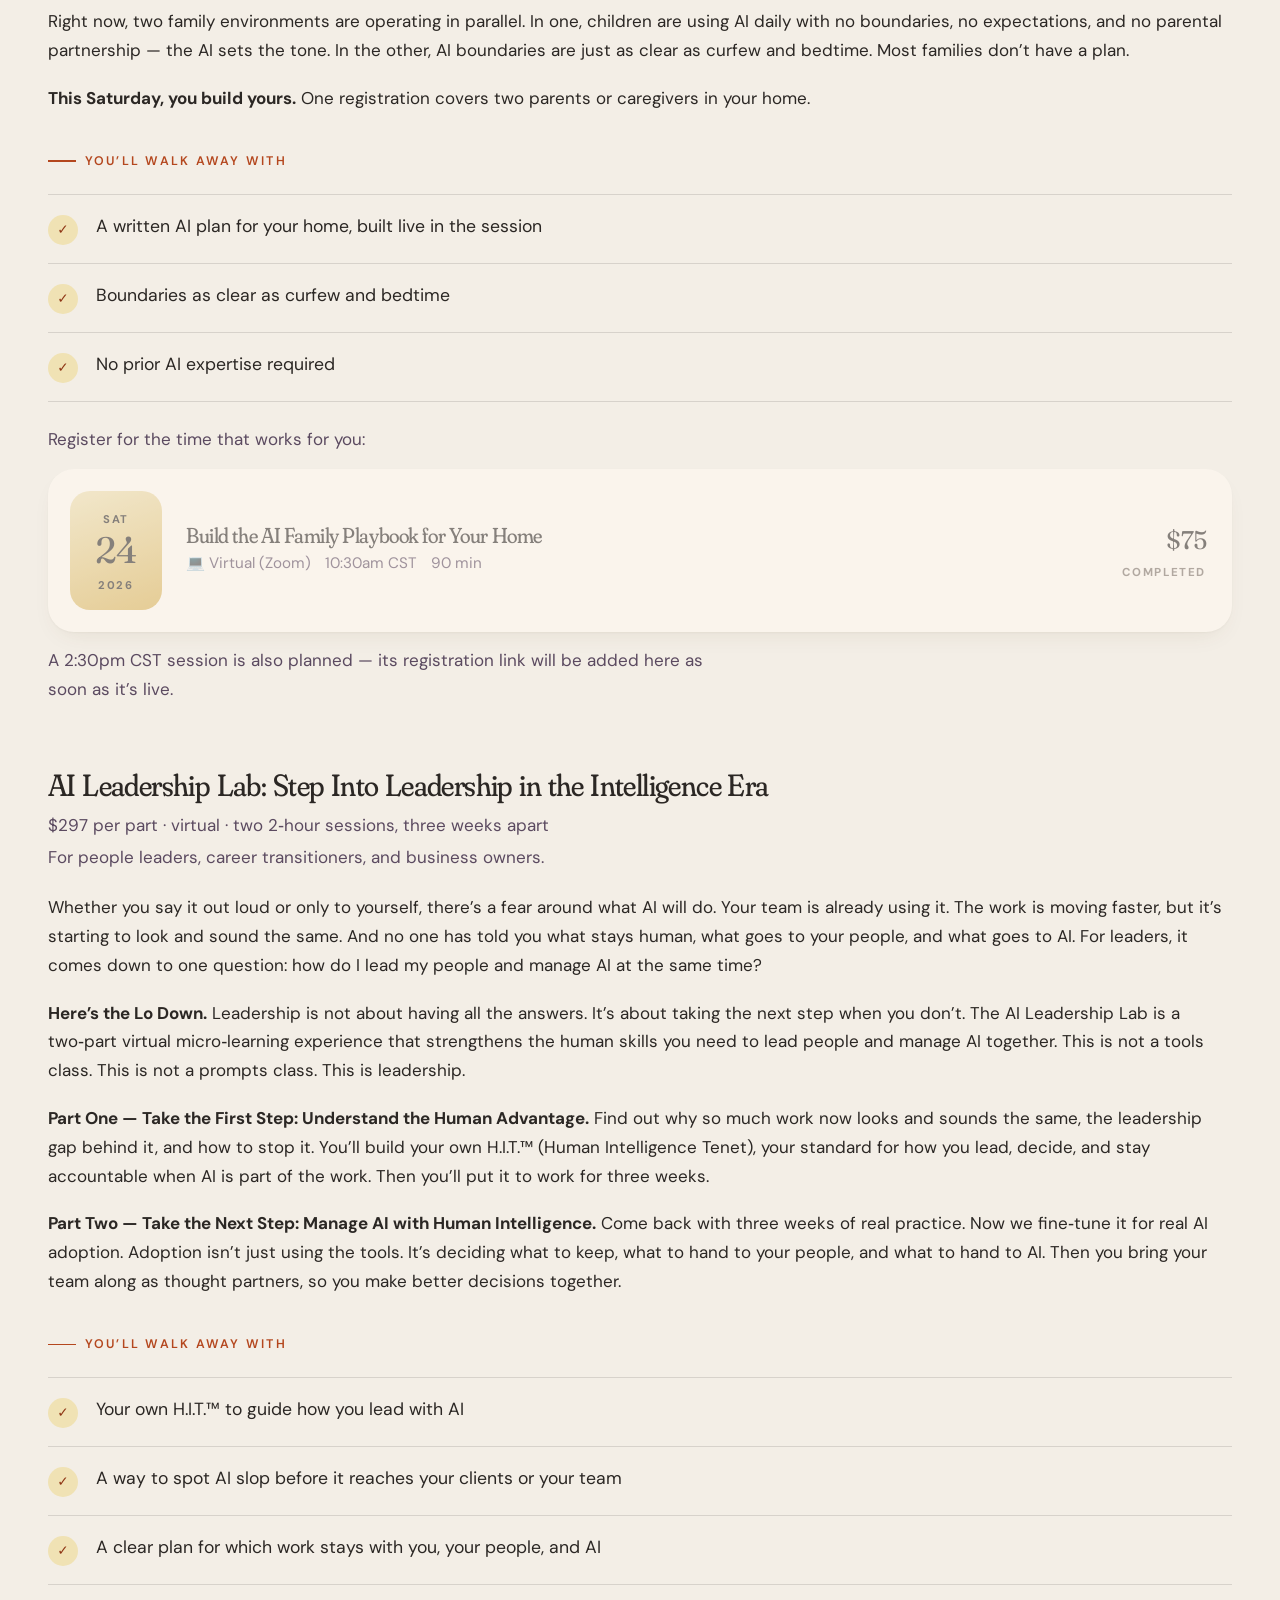
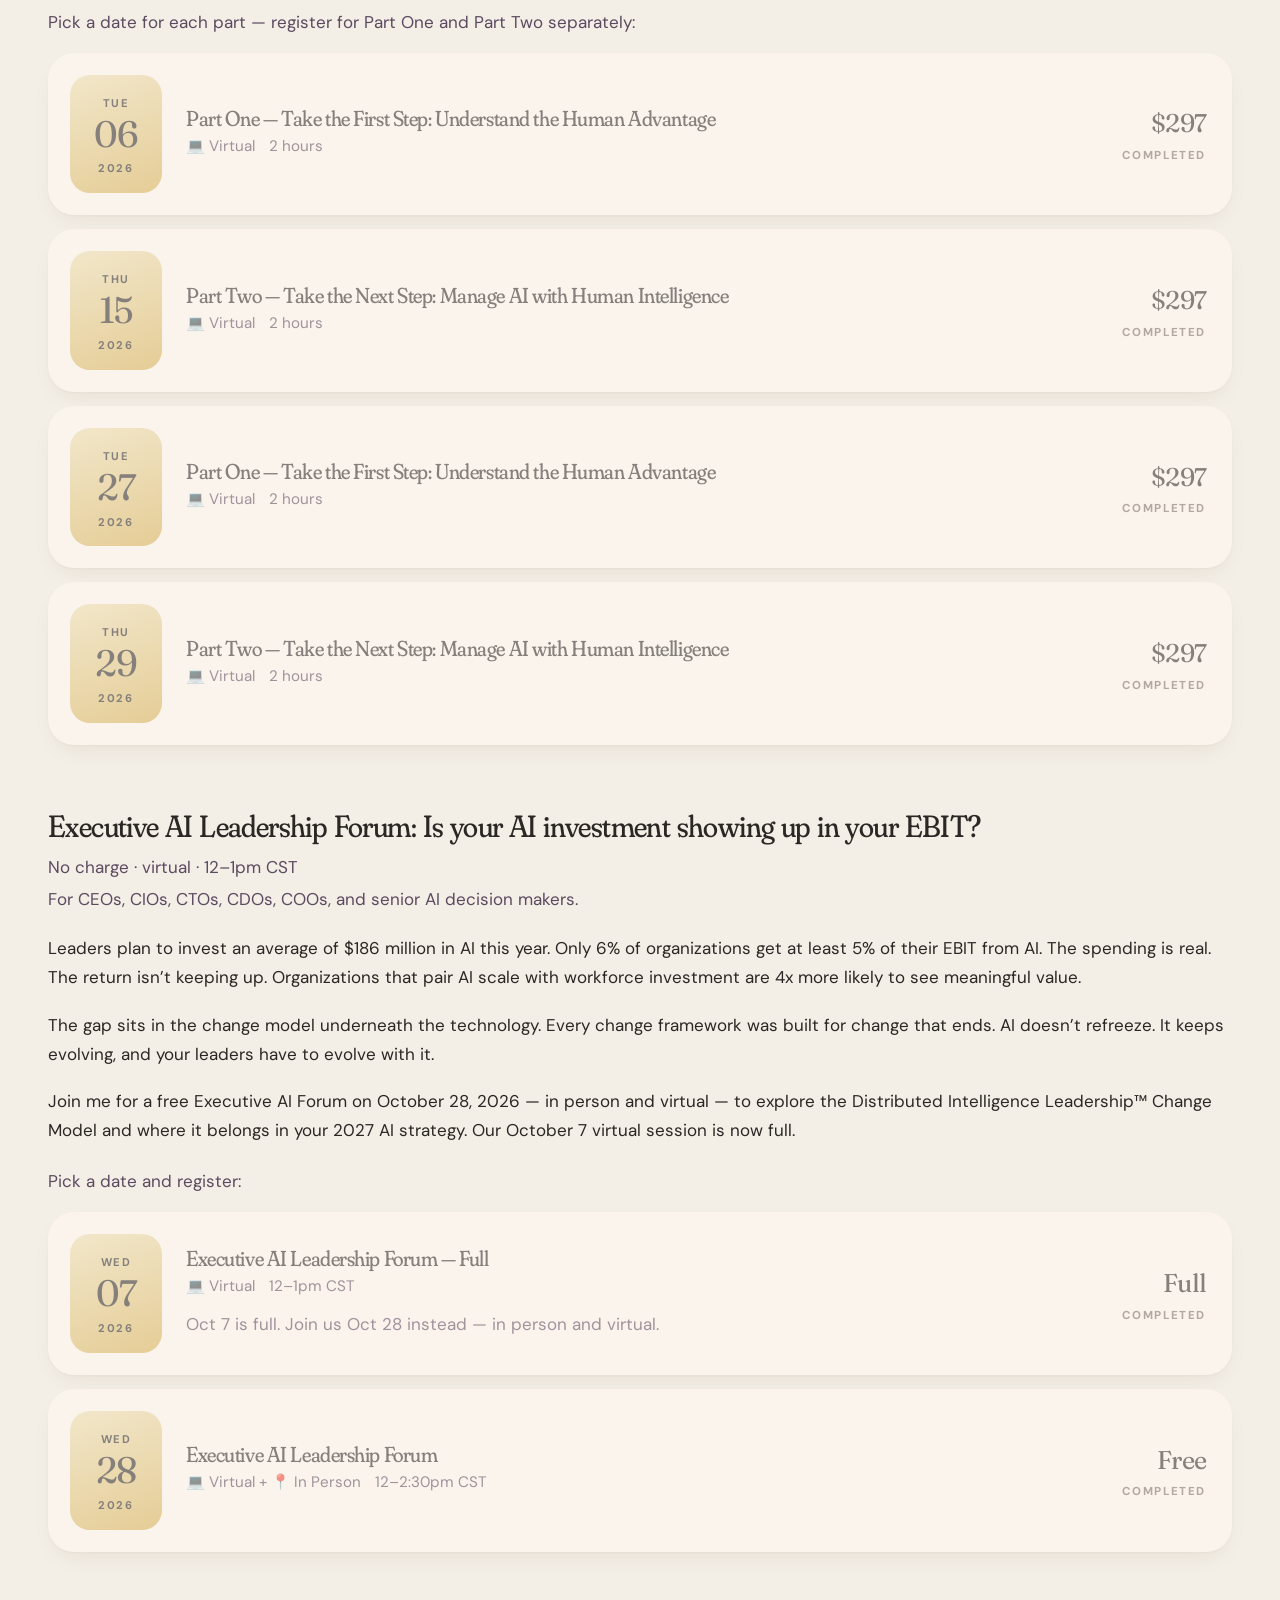
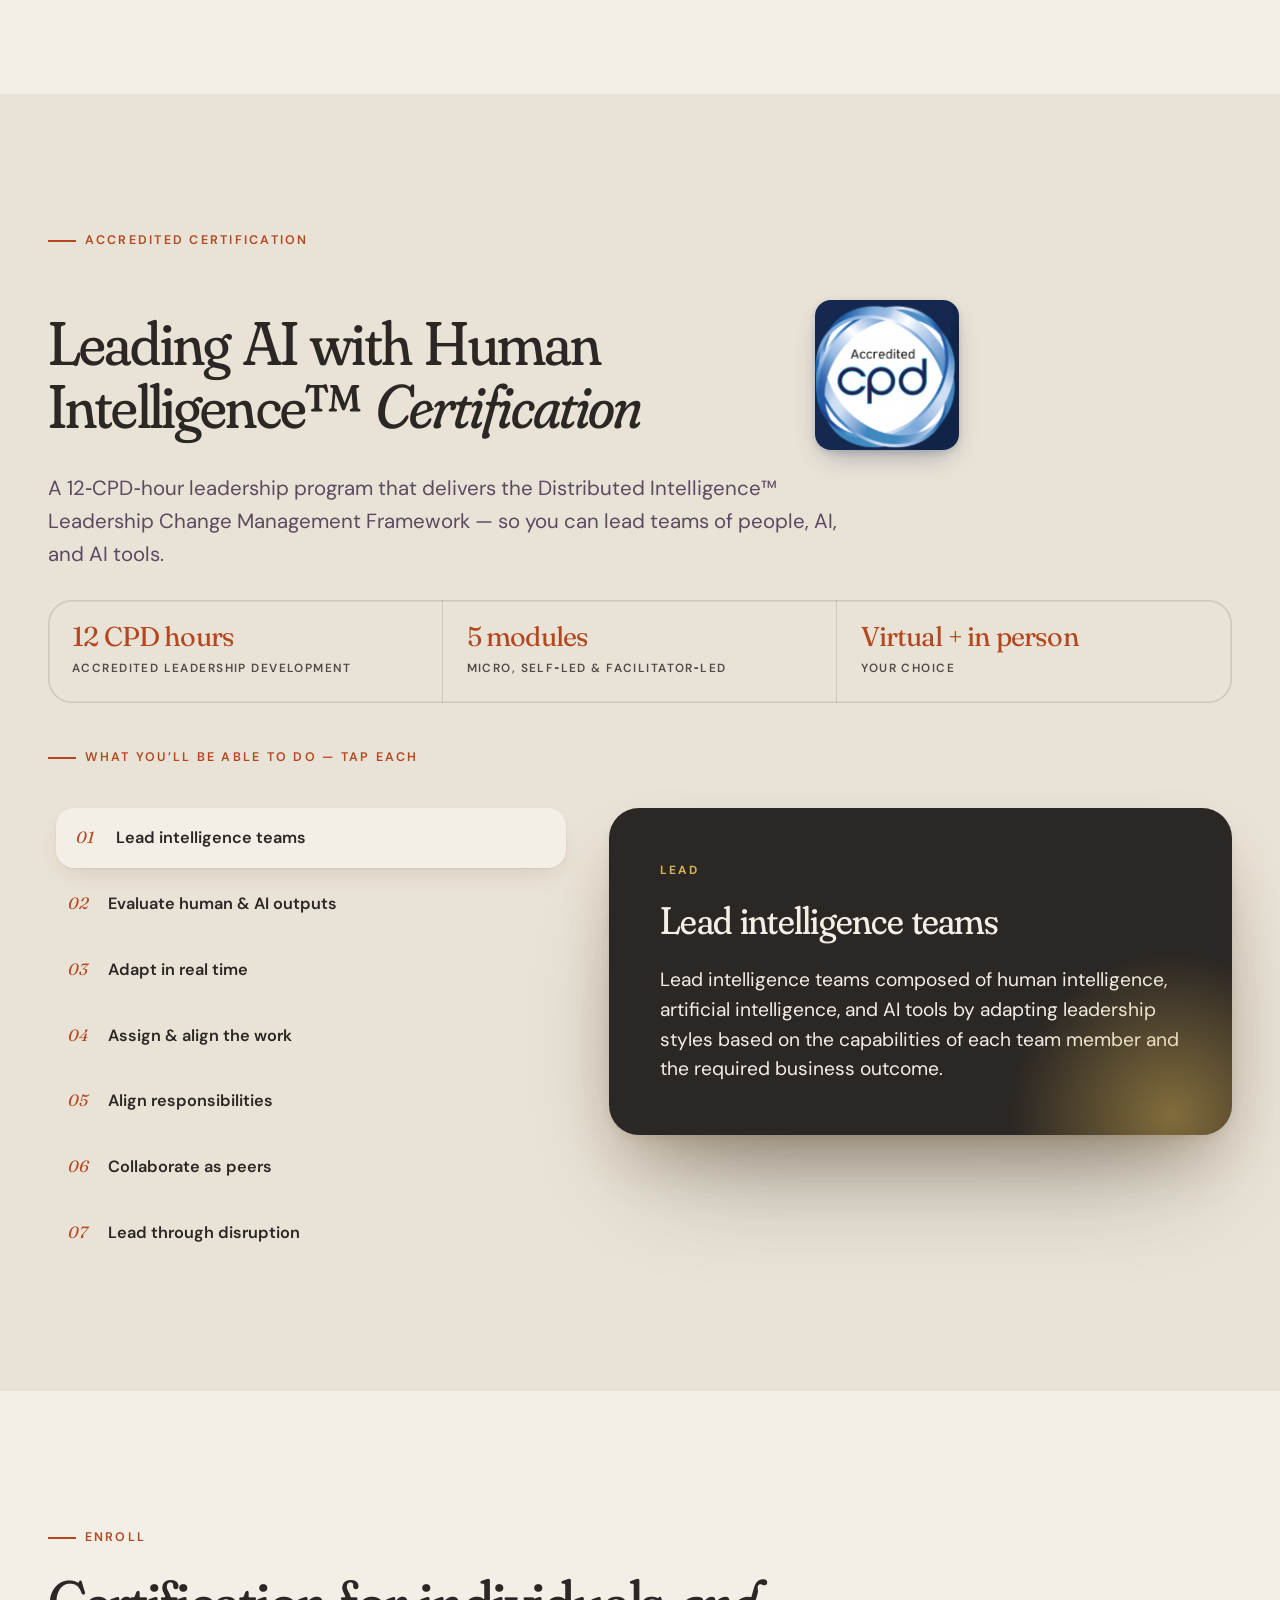
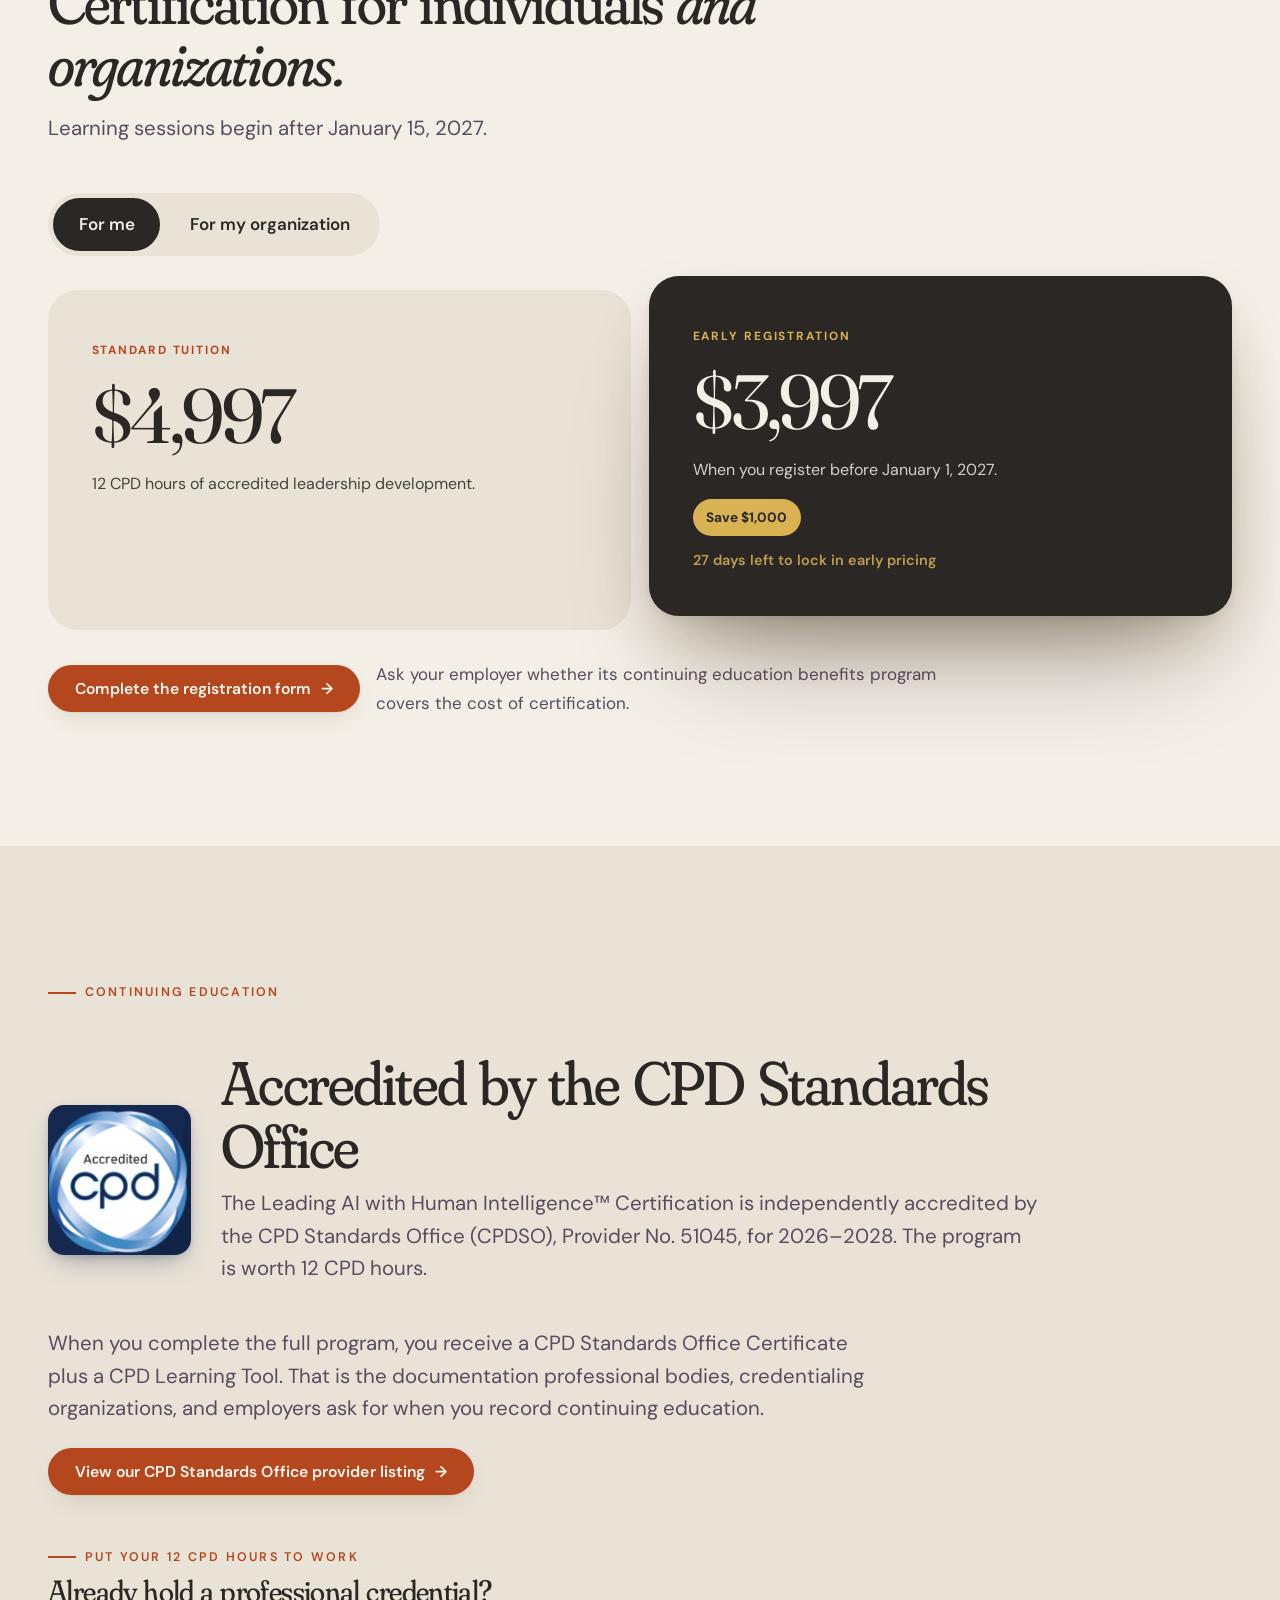
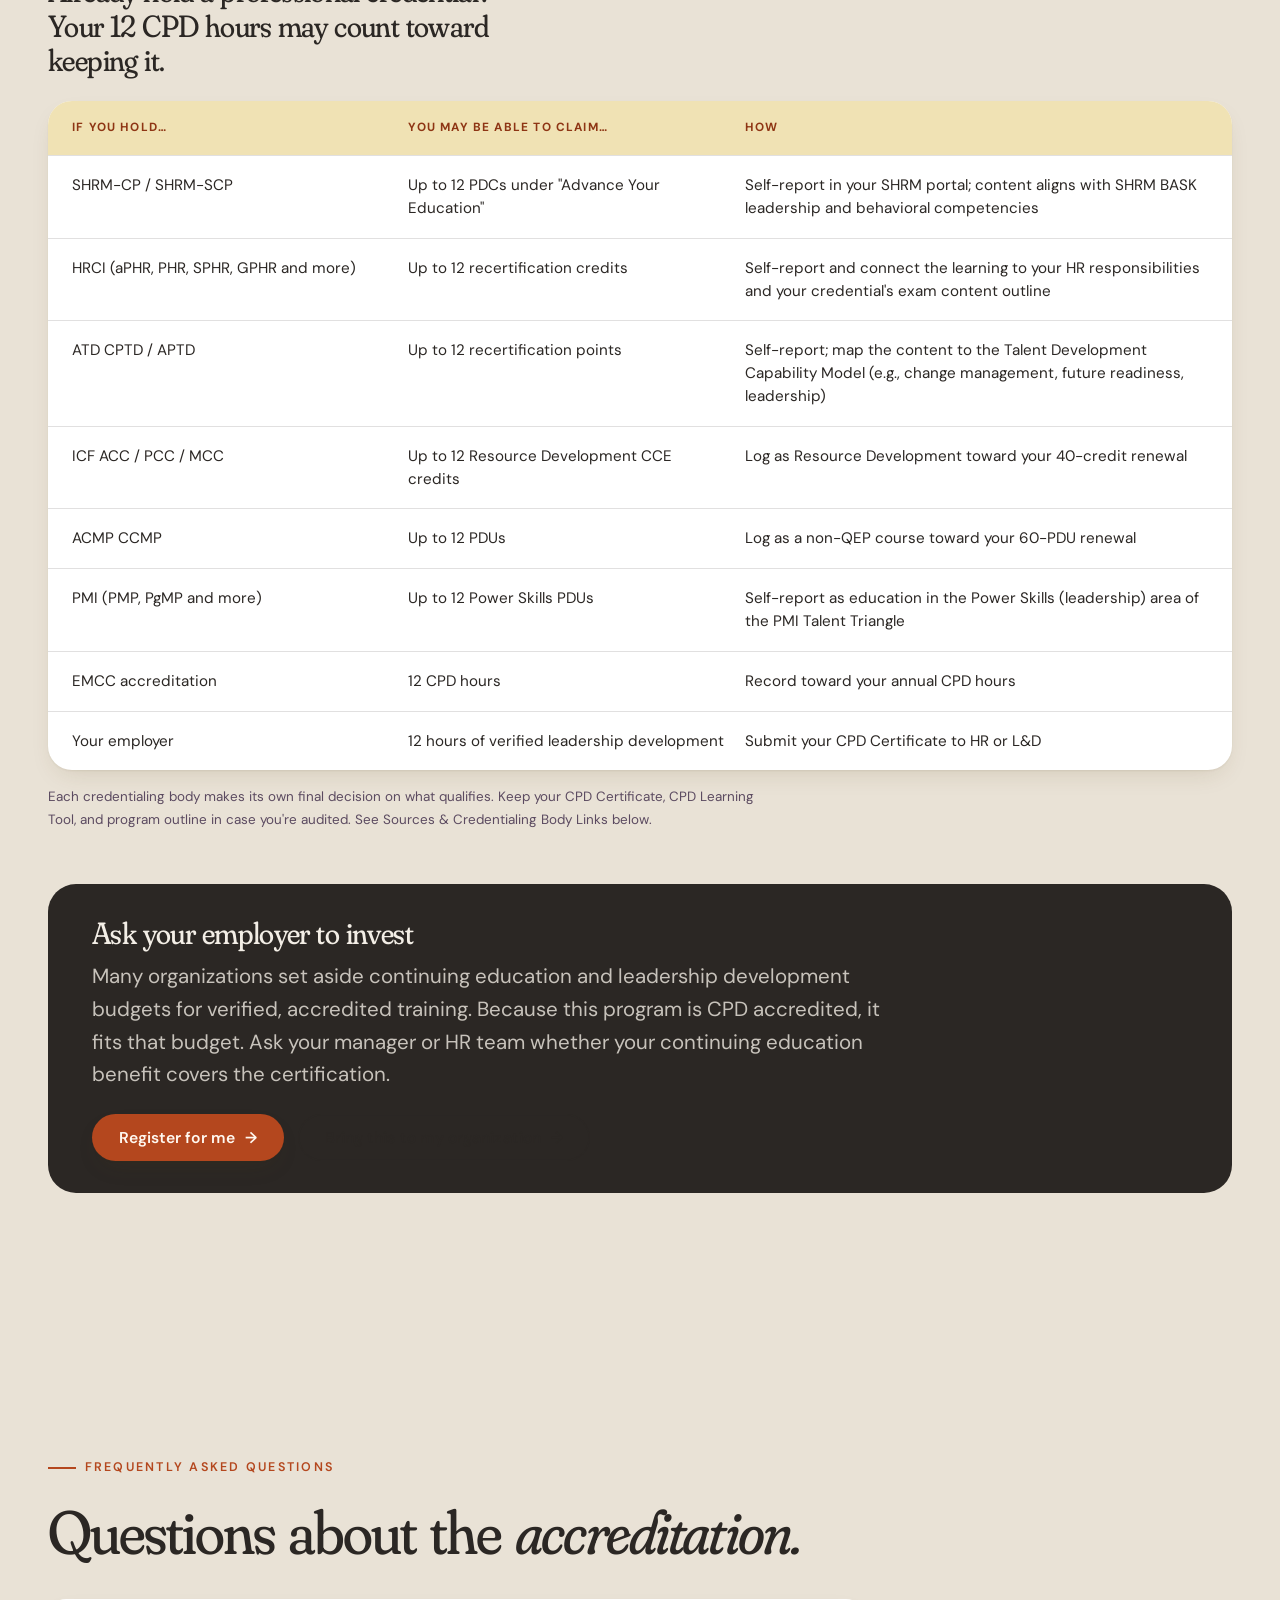
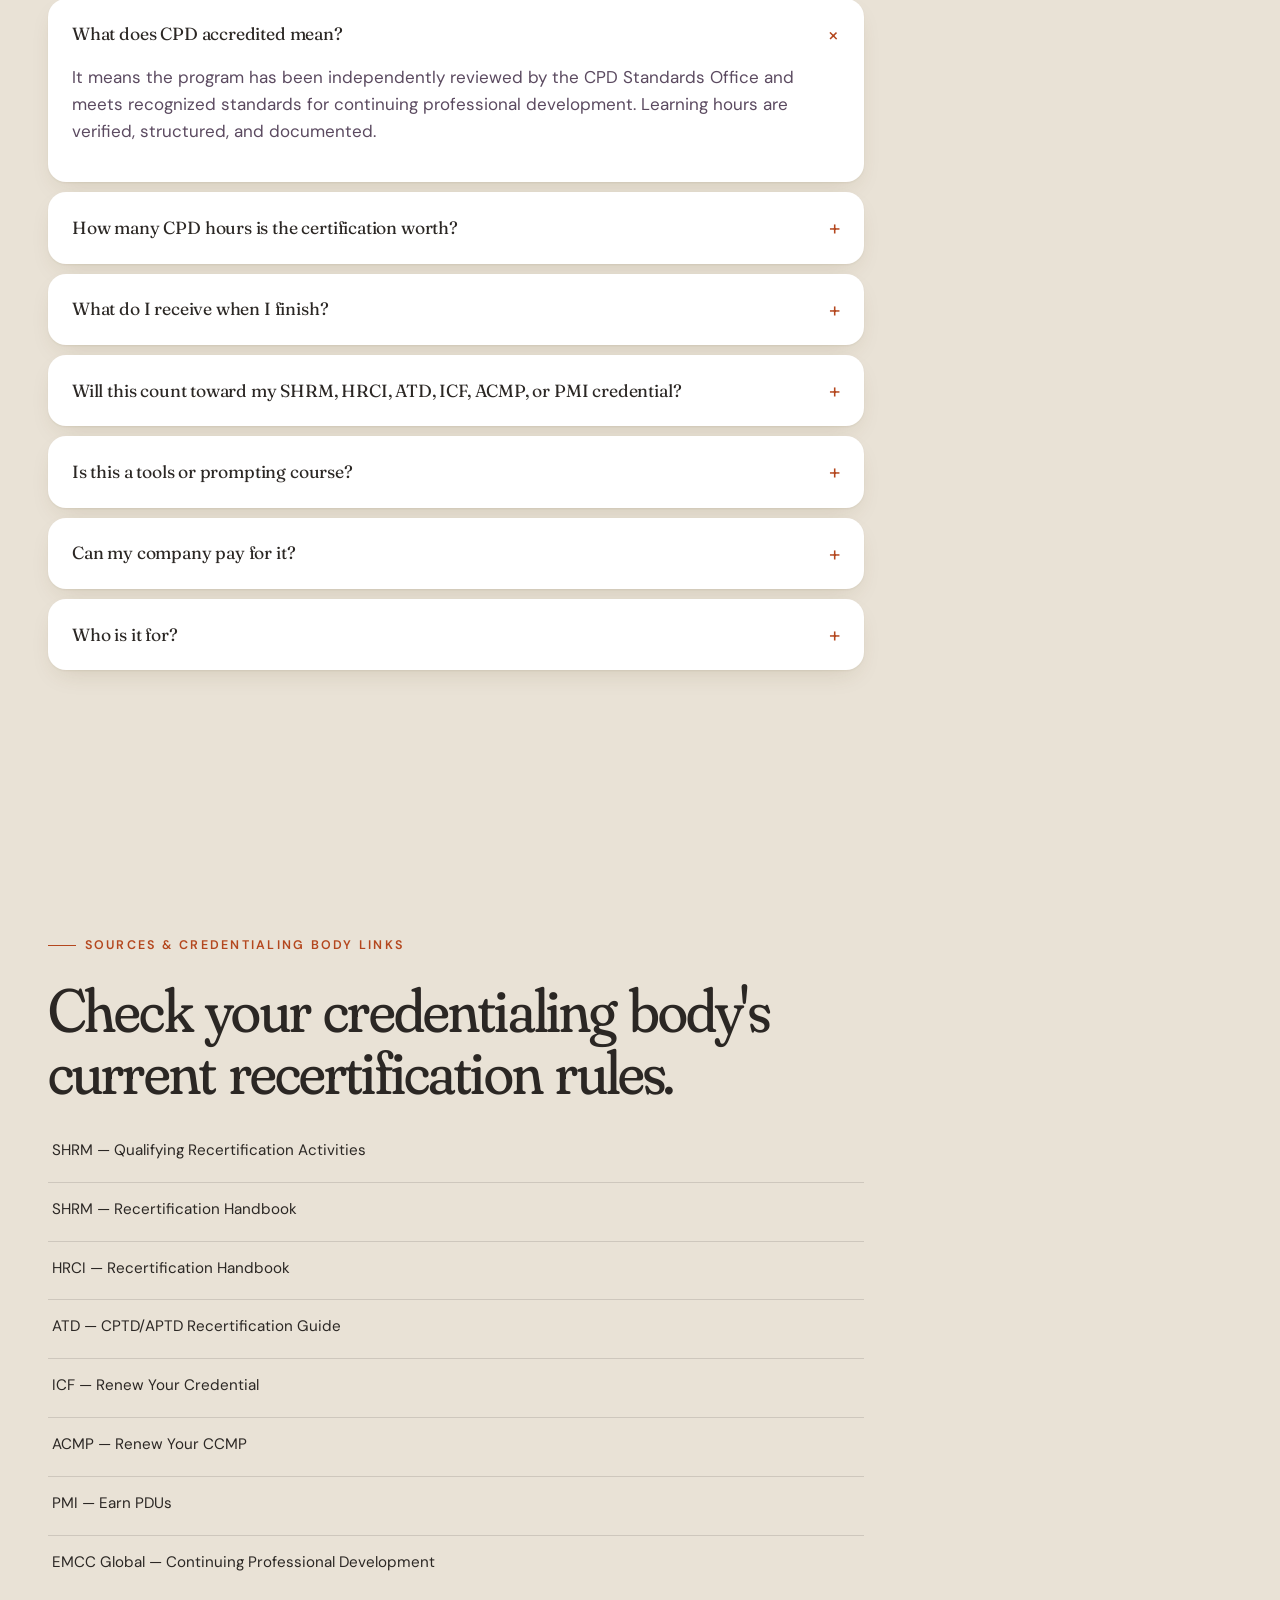
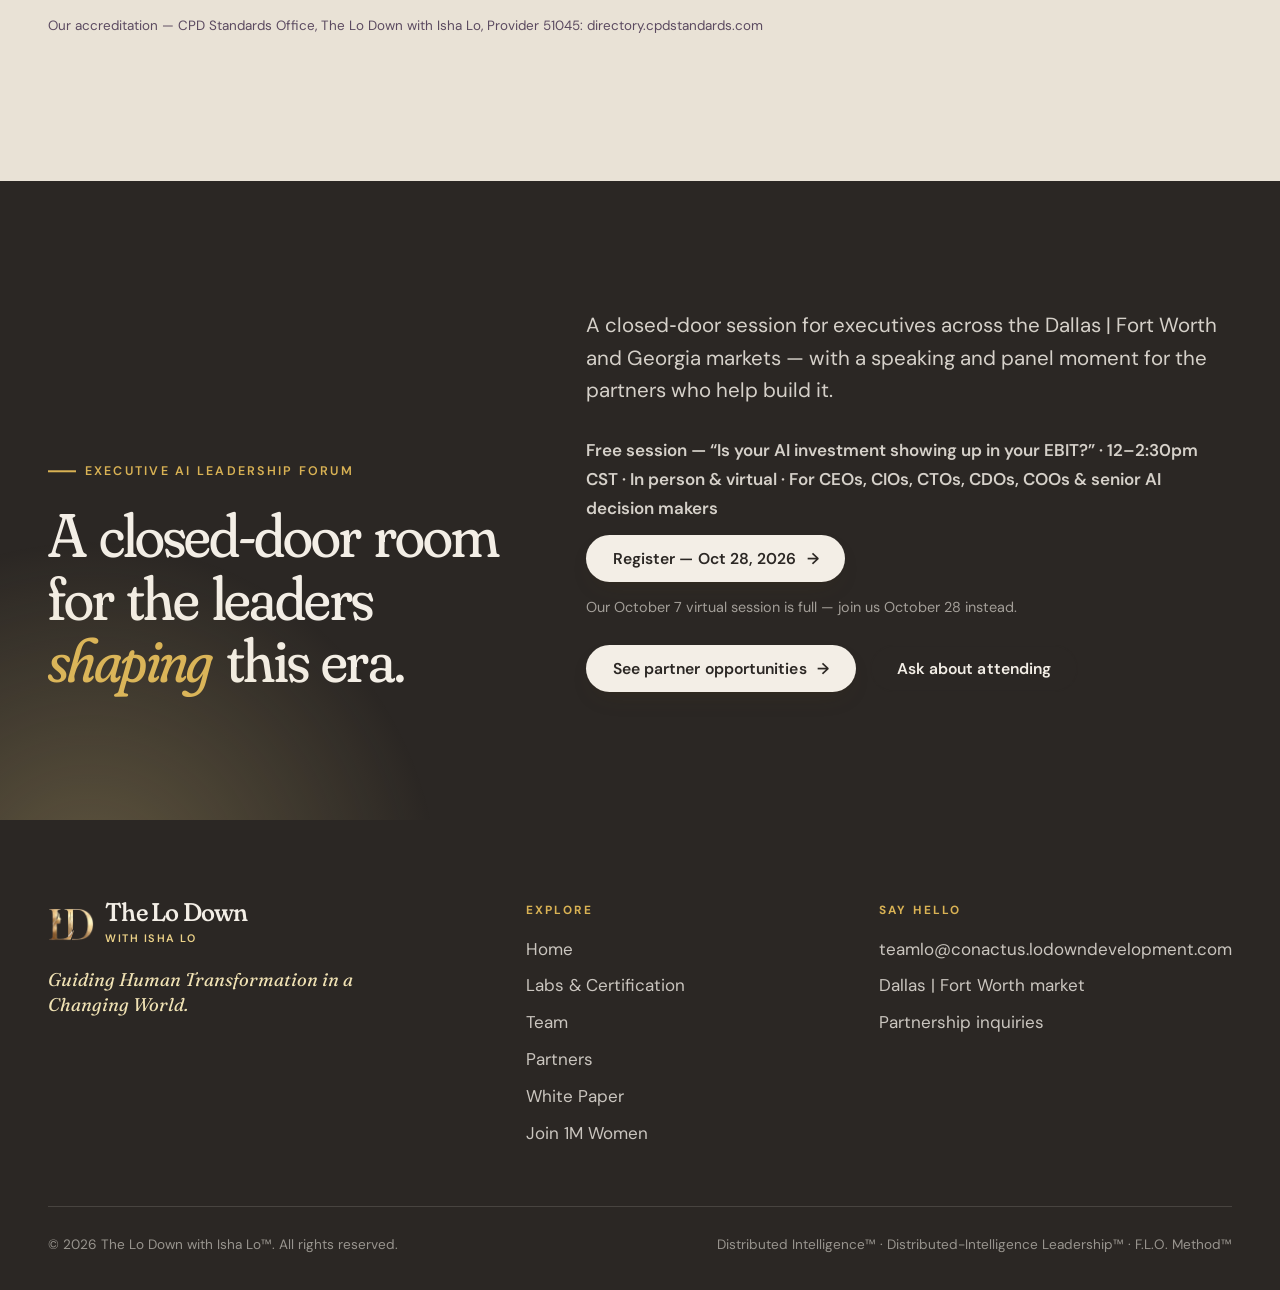
<file: programs.html>
<!DOCTYPE html>
<html lang="en">
<head>
<meta charset="utf-8">
<meta name="viewport" content="width=device-width, initial-scale=1">
<title>AI Leadership Certification & Training DFW | Isha Lo</title>
<meta name="description" content="An accredited AI leadership certification, AI Leadership Lab, and Executive AI Forum — change management training for Dallas-Fort Worth executives.">
<link rel="canonical" href="https://the-lo-down-with-isha-lo.vercel.app/programs.html">
<meta property="og:title" content="AI Leadership Certification & Training DFW | Isha Lo">
<meta property="og:description" content="An accredited AI leadership certification, AI Leadership Lab, and Executive AI Forum — change management training for Dallas-Fort Worth executives.">
<link rel="icon" href="images/logo-mark.png">
<link rel="preconnect" href="https://fonts.googleapis.com">
<link rel="preconnect" href="https://fonts.gstatic.com" crossorigin>
<link rel="preload" as="style" href="https://fonts.googleapis.com/css2?family=DM+Sans:ital,opsz,wght@0,9..40,300..700;1,9..40,300..700&family=Fraunces:ital,opsz,wght,SOFT@0,9..144,300..700,0..100;1,9..144,300..700,0..100&display=swap">
<link href="https://fonts.googleapis.com/css2?family=DM+Sans:ital,opsz,wght@0,9..40,300..700;1,9..40,300..700&family=Fraunces:ital,opsz,wght,SOFT@0,9..144,300..700,0..100;1,9..144,300..700,0..100&display=swap" rel="stylesheet" media="print" onload="this.media='all'">
<noscript><link href="https://fonts.googleapis.com/css2?family=DM+Sans:ital,opsz,wght@0,9..40,300..700;1,9..40,300..700&family=Fraunces:ital,opsz,wght,SOFT@0,9..144,300..700,0..100;1,9..144,300..700,0..100&display=swap" rel="stylesheet"></noscript>
<link rel="stylesheet" href="css/style.css">
<link rel="preconnect" href="https://agency-dashboard-omega-red.vercel.app">
<script defer src="https://agency-dashboard-omega-red.vercel.app/t.js"></script>
</head>
<body data-page="programs">
<div id="site-header"></div>

<main>
<section class="phead programs">
  <div class="wrap">
    <span class="eyebrow reveal">Labs · Certification · Forum</span>
    <h1 class="reveal" style="--d:.06s">Learn to lead <em>with</em> AI, not behind it.</h1>
    <div class="paths reveal" style="--d:.14s">
      <a href="#labs"><span class="k">Short &amp; practical</span><b>AI Leadership Lab</b><span class="d">2½ hours · in person or virtual</span><span class="p">$297 →</span></a>
      <a href="#cert"><span class="k">Go deep</span><b>Certification</b><span class="d">12 CPD hours · accredited</span><span class="p">From $3,997 →</span></a>
      <a href="#forum"><span class="k">For executives</span><b>Leadership Forum</b><span class="d">Closed‑door session · DFW &amp; Georgia</span><span class="p">Partner →</span></a>
    </div>
  </div>
</section>

<!-- LABS -->
<section class="sec" id="labs" style="padding-top:clamp(50px,7vw,100px)">
  <div class="wrap">
    <div class="split">
      <div class="stick reveal">
        <span class="eyebrow">AI Leadership Lab</span>
        <h2>The gap another prompt session <em>can’t close.</em></h2>
        <p class="lead" style="margin-top:1.2rem">An applied leadership experience where you build the human skills to lead AI as a thought partner.</p>
        <p class="who-line">For business owners, leaders and managers, AI‑adoption, HR and learning leaders, and professionals navigating career change.</p>
      </div>
      <div class="reveal" style="--d:.1s">
        <span class="eyebrow">You’ll learn to</span>
        <ul class="checks">
          <li><span>Tell AI <em>usage</em> from AI <em>fluency</em></span></li>
          <li>Question, evaluate, and improve AI output</li>
          <li>Spot AI errors, risks, and missing content</li>
          <li>Apply AI governance so human intelligence leads and AI amplifies</li>
          <li>Keep people in charge of when AI is used, and what stays under human judgment</li>
        </ul>
      </div>
    </div>

    <div style="margin-top:clamp(50px,7vw,90px)" class="reveal">
      <span class="eyebrow">Upcoming sessions</span>

      <h3 style="margin:.8em 0 .3em">Build the AI Family Playbook for Your Home</h3>
      <p class="fmt" style="margin-bottom:.2rem">$75 per registration (covers 2 parents or caregivers) · live on Zoom · 90 minutes</p>
      <p class="fmt" style="margin-bottom:1.3rem">For parents and caregivers of kids growing up with AI.</p>
      <p>Do you know what it’s like to grow up with a 24/7 instant, intelligent partner (AI)? Your child does.</p>
      <p>Right now, two family environments are operating in parallel. In one, children are using AI daily with no boundaries, no expectations, and no parental partnership — the AI sets the tone. In the other, AI boundaries are just as clear as curfew and bedtime. Most families don’t have a plan.</p>
      <p><b>This Saturday, you build yours.</b> One registration covers two parents or caregivers in your home.</p>
      <span class="eyebrow" style="margin-top:1.2rem">You’ll walk away with</span>
      <ul class="checks">
        <li>A written AI plan for your home, built live in the session</li>
        <li>Boundaries as clear as curfew and bedtime</li>
        <li>No prior AI expertise required</li>
      </ul>
      <p class="fmt" style="margin:1.4rem 0 1rem">Register for the time that works for you:</p>
      <article class="sess" data-date="2026-10-24" data-type="virtual">
        <div class="dt"><small>Sat</small><b>24</b><small>2026</small></div>
        <div><h4>Build the AI Family Playbook for Your Home</h4><div class="meta"><span>💻 Virtual (Zoom)</span><span>10:30am CST</span><span>90 min</span></div></div>
        <div class="pr">$75<br><a class="btn btn-clay" href="https://luma.com/8x2r6s05" target="_blank" rel="noopener">Register <span class="arr">→</span></a></div>
      </article>
      <p class="fmt" style="margin-top:.8rem;color:var(--ink-soft)">A 2:30pm CST session is also planned — its registration link will be added here as soon as it’s live.</p>

      <h3 style="margin:clamp(40px,5vw,64px) 0 .3em">AI Leadership Lab: Step Into Leadership in the Intelligence Era</h3>
      <p class="fmt" style="margin-bottom:.2rem">$297 per part · virtual · two 2‑hour sessions, three weeks apart</p>
      <p class="fmt" style="margin-bottom:1.3rem">For people leaders, career transitioners, and business owners.</p>
      <p>Whether you say it out loud or only to yourself, there’s a fear around what AI will do. Your team is already using it. The work is moving faster, but it’s starting to look and sound the same. And no one has told you what stays human, what goes to your people, and what goes to AI. For leaders, it comes down to one question: how do I lead my people and manage AI at the same time?</p>
      <p><b>Here’s the Lo Down.</b> Leadership is not about having all the answers. It’s about taking the next step when you don’t. The AI Leadership Lab is a two‑part virtual micro‑learning experience that strengthens the human skills you need to lead people and manage AI together. This is not a tools class. This is not a prompts class. This is leadership.</p>
      <p><b>Part One — Take the First Step: Understand the Human Advantage.</b> Find out why so much work now looks and sounds the same, the leadership gap behind it, and how to stop it. You’ll build your own H.I.T.™ (Human Intelligence Tenet), your standard for how you lead, decide, and stay accountable when AI is part of the work. Then you’ll put it to work for three weeks.</p>
      <p><b>Part Two — Take the Next Step: Manage AI with Human Intelligence.</b> Come back with three weeks of real practice. Now we fine‑tune it for real AI adoption. Adoption isn’t just using the tools. It’s deciding what to keep, what to hand to your people, and what to hand to AI. Then you bring your team along as thought partners, so you make better decisions together.</p>
      <span class="eyebrow" style="margin-top:1.2rem">You’ll walk away with</span>
      <ul class="checks">
        <li>Your own H.I.T.™ to guide how you lead with AI</li>
        <li>A way to spot AI slop before it reaches your clients or your team</li>
        <li>A clear plan for which work stays with you, your people, and AI</li>
      </ul>
      <p class="fmt" style="margin:1.4rem 0 1rem">Pick a date for each part — register for Part One and Part Two separately:</p>
      <article class="sess" data-date="2026-10-06" data-type="virtual">
        <div class="dt"><small>Tue</small><b>06</b><small>2026</small></div>
        <div><h4>Part One — Take the First Step: Understand the Human Advantage</h4><div class="meta"><span>💻 Virtual</span><span>2 hours</span></div></div>
        <div class="pr">$297<br><a class="btn btn-clay" href="https://buy.stripe.com/6oU6oIbX47qN7Gb8iL9Zm0r" target="_blank" rel="noopener">Register <span class="arr">→</span></a></div>
      </article>
      <article class="sess" data-date="2026-10-15" data-type="virtual">
        <div class="dt"><small>Thu</small><b>15</b><small>2026</small></div>
        <div><h4>Part Two — Take the Next Step: Manage AI with Human Intelligence</h4><div class="meta"><span>💻 Virtual</span><span>2 hours</span></div></div>
        <div class="pr">$297<br><a class="btn btn-clay" href="https://buy.stripe.com/9B65kEf9g9yVaSngPh9Zm0s" target="_blank" rel="noopener">Register <span class="arr">→</span></a></div>
      </article>
      <article class="sess" data-date="2026-10-27" data-type="virtual">
        <div class="dt"><small>Tue</small><b>27</b><small>2026</small></div>
        <div><h4>Part One — Take the First Step: Understand the Human Advantage</h4><div class="meta"><span>💻 Virtual</span><span>2 hours</span></div></div>
        <div class="pr">$297<br><a class="btn btn-clay" href="https://buy.stripe.com/6oU6oIbX47qN7Gb8iL9Zm0r" target="_blank" rel="noopener">Register <span class="arr">→</span></a></div>
      </article>
      <article class="sess" data-date="2026-10-29" data-type="virtual">
        <div class="dt"><small>Thu</small><b>29</b><small>2026</small></div>
        <div><h4>Part Two — Take the Next Step: Manage AI with Human Intelligence</h4><div class="meta"><span>💻 Virtual</span><span>2 hours</span></div></div>
        <div class="pr">$297<br><a class="btn btn-clay" href="https://buy.stripe.com/9B65kEf9g9yVaSngPh9Zm0s" target="_blank" rel="noopener">Register <span class="arr">→</span></a></div>
      </article>

      <h3 style="margin:clamp(40px,5vw,64px) 0 .3em">Executive AI Leadership Forum: Is your AI investment showing up in your EBIT?</h3>
      <p class="fmt" style="margin-bottom:.2rem">No charge · virtual · 12–1pm CST</p>
      <p class="fmt" style="margin-bottom:1.3rem">For CEOs, CIOs, CTOs, CDOs, COOs, and senior AI decision makers.</p>
      <p>Leaders plan to invest an average of $186 million in AI this year. Only 6% of organizations get at least 5% of their EBIT from AI. The spending is real. The return isn’t keeping up. Organizations that pair AI scale with workforce investment are 4x more likely to see meaningful value.</p>
      <p>The gap sits in the change model underneath the technology. Every change framework was built for change that ends. AI doesn’t refreeze. It keeps evolving, and your leaders have to evolve with it.</p>
      <p>Join me for a free Executive AI Forum on October 28, 2026 — in person and virtual — to explore the Distributed Intelligence Leadership™ Change Model and where it belongs in your 2027 AI strategy. Our October 7 virtual session is now full.</p>
      <p class="fmt" style="margin:1.4rem 0 1rem">Pick a date and register:</p>
      <article class="sess" data-date="2026-10-07" data-type="virtual">
        <div class="dt"><small>Wed</small><b>07</b><small>2026</small></div>
        <div><h4>Executive AI Leadership Forum — Full</h4><div class="meta"><span>💻 Virtual</span><span>12–1pm CST</span></div><p style="margin:.6rem 0 0;color:var(--ink-soft)">Oct 7 is full. Join us Oct 28 instead — in person and virtual.</p></div>
        <div class="pr">Full<br><a class="btn btn-clay" href="https://luma.com/u357c9r8" target="_blank" rel="noopener">Register for Oct 28 <span class="arr">→</span></a></div>
      </article>
      <article class="sess" data-date="2026-10-28" data-type="virtual">
        <div class="dt"><small>Wed</small><b>28</b><small>2026</small></div>
        <div><h4>Executive AI Leadership Forum</h4><div class="meta"><span>💻 Virtual + 📍 In Person</span><span>12–2:30pm CST</span></div></div>
        <div class="pr">Free<br><a class="btn btn-clay" href="https://luma.com/u357c9r8" target="_blank" rel="noopener">Register <span class="arr">→</span></a></div>
      </article>

    </div>
  </div>
</section>

<!-- CERTIFICATION -->
<section class="sec cert" id="cert">
  <div class="wrap">
    <span class="eyebrow reveal">Accredited certification</span>
    <div class="cert-top reveal">
      <h2 style="max-width:12em">Leading AI with Human Intelligence™ <em>Certification</em></h2>
      <!-- The official CPD Accredited mark, supplied by Isha. It is kept on
           its own navy background, which is how the CPD Standards Office
           issues it. Never recolour, crop or redraw it. If the file ever goes
           missing the onerror swaps in a plain text statement rather than an
           imitation of the mark. -->
      <div class="seal">
        <img src="images/cpd-accredited.png" alt="CPD Standards Office Accredited Provider seal for the Leading AI with Human Intelligence™ Certification"
             width="149" height="156" decoding="async" loading="lazy"
             onerror="this.parentNode.classList.add('seal-pending');this.remove()">
        <div class="seal-text">
          <b>CPD Standards Office</b>
          <span>Accredited Provider</span>
          <small>Provider 51045 · 2026–2028</small>
        </div>
      </div>
    </div>
    <p class="lead reveal" style="margin-top:1.4rem">A 12‑CPD‑hour leadership program that delivers the Distributed Intelligence™ Leadership Change Management Framework — so you can lead teams of people, AI, and AI tools.</p>
    <div class="facts light reveal">
      <div><b>12 CPD hours</b><small>Accredited leadership development</small></div>
      <div><b>5 modules</b><small>Micro, self‑led &amp; facilitator‑led</small></div>
      <div><b>Virtual + in person</b><small>Your choice</small></div>
    </div>

    <p class="eyebrow reveal" style="margin:44px 0 0">What you’ll be able to do — tap each</p>
    <div class="cap-grid reveal">
      <div class="cap-list" role="tablist" aria-label="What you’ll be able to do" data-tabs data-card="#capCard" data-hover>
        <button role="tab" data-k="Lead" data-h="Lead intelligence teams" data-p="Lead intelligence teams composed of human intelligence, artificial intelligence, and AI tools by adapting leadership styles based on the capabilities of each team member and the required business outcome."><span class="n">01</span>Lead intelligence teams</button>
        <button role="tab" data-k="Evaluate" data-h="Evaluate outputs" data-p="Evaluate human and AI team outputs and deliverables for relevance, credibility, completeness, context, risk, and appropriateness."><span class="n">02</span>Evaluate human &amp; AI outputs</button>
        <button role="tab" data-k="Adapt" data-h="Adapt in real time" data-p="Adjust and adapt leadership actions, responsibilities, workflows, and plans in real time as human and AI team capabilities and business conditions change."><span class="n">03</span>Adapt in real time</button>
        <button role="tab" data-k="Assign" data-h="Assign and align work" data-p="Create and execute strategies that assign and align work based on human capabilities and AI capabilities."><span class="n">04</span>Assign &amp; align the work</button>
        <button role="tab" data-k="Behave" data-h="Distributed Intelligence™ behaviors" data-p="Apply Distributed Intelligence™ behaviors to align human and AI team responsibilities with their respective capabilities."><span class="n">05</span>Align responsibilities</button>
        <button role="tab" data-k="Collaborate" data-h="Collaborate as peers" data-p="Collaborate with people and AI agents as peer team members, assessing and aligning contributions based on each member’s capabilities."><span class="n">06</span>Collaborate as peers</button>
        <button role="tab" data-k="Endure" data-h="Lead through disruption" data-p="Apply Distributed Intelligence™ behaviors to adapt leadership and coach teams to deliver through periods of disruption and change without stalling."><span class="n">07</span>Lead through disruption</button>
      </div>
      <div class="cap-card" id="capCard"><div class="k">Lead</div><h3>Lead intelligence teams</h3><p>Lead intelligence teams composed of human intelligence, artificial intelligence, and AI tools by adapting leadership styles based on the capabilities of each team member and the required business outcome.</p></div>
    </div>
  </div>
</section>

<!-- TUITION -->
<section class="sec" id="tuition">
  <div class="wrap">
    <span class="eyebrow reveal">Enroll</span>
    <h2 class="reveal" style="max-width:13em">Certification for individuals <em>and organizations.</em></h2>
    <p class="lead reveal" style="margin-top:1rem">Learning sessions begin after January 15, 2027.</p>
    <div class="seg reveal" data-seg=".tui" role="group" aria-label="Who is enrolling"><button aria-pressed="true">For me</button><button aria-pressed="false">For my organization</button></div>

    <div class="tui on reveal">
      <div class="price-pair">
        <div class="price std"><span class="k">Standard tuition</span><div class="amt">$4,997</div><p>12 CPD hours of accredited leadership development.</p></div>
        <div class="price early"><span class="k">Early registration</span><div class="amt">$3,997</div><p>When you register before January 1, 2027.</p><span class="save">Save $1,000</span><p style="margin-top:12px;font-size:.9rem;color:var(--apricot);font-weight:600" data-early-days></p></div>
      </div>
      <div class="tui-foot">
        <a class="btn btn-clay" href="#" data-register>Complete the registration form <span class="arr">→</span></a>
        <p>Ask your employer whether its continuing education benefits program covers the cost of certification.</p>
      </div>
    </div>

    <div class="tui reveal">
      <div class="org">
        <p class="cap">Organizational pricing is based on the number of people being trained. How many?</p>
        <output id="orgOut">25</output>
        <div class="range" style="max-width:640px"><input id="orgRange" type="range" min="5" max="200" step="5" value="25" aria-label="Number of participants"></div>
        <div class="range-l" style="max-width:640px"><span>5 people</span><span>200+ people</span></div>
        <div class="tui-foot"><a class="btn btn-clay" id="orgBtn" href="#">Submit the organizational interest form <span class="arr">→</span></a><p>Tell us about your organization and your leadership development needs. Sessions begin after January 15, 2027.</p></div>
      </div>
    </div>
  </div>
</section>


<!-- CPD ACCREDITATION & CONTINUING EDUCATION -->
<section class="sec cpd-sec" id="cpd-accreditation">
  <div class="wrap">
    <span class="eyebrow reveal">Continuing education</span>
    <div class="cert-top reveal">
      <!-- This is the spot Isha's handoff doc actually asked for the official
           logo in. Same mark, same rules as the one in #cert above. -->
      <div class="seal">
        <img src="images/cpd-accredited.png" alt="CPD Standards Office Accredited Provider seal, Provider 51045, for The Lo Down with Isha Lo's Dallas-Fort Worth AI leadership training"
             width="149" height="156" decoding="async" loading="lazy"
             onerror="this.parentNode.classList.add('seal-pending');this.remove()">
        <div class="seal-text">
          <b>CPD Standards Office</b>
          <span>Accredited Provider</span>
          <small>Provider 51045 · 2026–2028</small>
        </div>
      </div>
      <div>
        <h2 style="max-width:14em">Accredited by the CPD Standards Office</h2>
        <p class="lead" style="margin-top:.6rem">The Leading AI with Human Intelligence™ Certification is independently accredited by the CPD Standards Office (CPDSO), Provider No. 51045, for 2026–2028. The program is worth 12 CPD hours.</p>
      </div>
    </div>
    <p class="lead reveal" style="margin-top:1.2rem">When you complete the full program, you receive a CPD Standards Office Certificate plus a CPD Learning Tool. That is the documentation professional bodies, credentialing organizations, and employers ask for when you record continuing education.</p>
    <div class="reveal" style="margin-top:1.4rem"><a class="btn btn-clay" href="https://directory.cpdstandards.com/providers/the-lo-down-with-isha-lo/" target="_blank" rel="noopener">View our CPD Standards Office provider listing <span class="arr">→</span></a></div>

    <p class="eyebrow reveal" style="margin:52px 0 0">Put your 12 CPD hours to work</p>
    <h3 class="reveal" style="max-width:16em;margin-top:.4rem">Already hold a professional credential? Your 12 CPD hours may count toward keeping it.</h3>
    <div class="cpd-table reveal" role="table" aria-label="How CPD hours apply to professional credentials">
      <div class="cpd-row cpd-row-head" role="row"><div>If you hold…</div><div>You may be able to claim…</div><div>How</div></div>
          <div class="cpd-row"><div data-h="If you hold…">SHRM-CP / SHRM-SCP</div><div data-h="You may be able to claim…">Up to 12 PDCs under "Advance Your Education"</div><div data-h="How">Self-report in your SHRM portal; content aligns with SHRM BASK leadership and behavioral competencies</div></div>
          <div class="cpd-row"><div data-h="If you hold…">HRCI (aPHR, PHR, SPHR, GPHR and more)</div><div data-h="You may be able to claim…">Up to 12 recertification credits</div><div data-h="How">Self-report and connect the learning to your HR responsibilities and your credential's exam content outline</div></div>
          <div class="cpd-row"><div data-h="If you hold…">ATD CPTD / APTD</div><div data-h="You may be able to claim…">Up to 12 recertification points</div><div data-h="How">Self-report; map the content to the Talent Development Capability Model (e.g., change management, future readiness, leadership)</div></div>
          <div class="cpd-row"><div data-h="If you hold…">ICF ACC / PCC / MCC</div><div data-h="You may be able to claim…">Up to 12 Resource Development CCE credits</div><div data-h="How">Log as Resource Development toward your 40-credit renewal</div></div>
          <div class="cpd-row"><div data-h="If you hold…">ACMP CCMP</div><div data-h="You may be able to claim…">Up to 12 PDUs</div><div data-h="How">Log as a non-QEP course toward your 60-PDU renewal</div></div>
          <div class="cpd-row"><div data-h="If you hold…">PMI (PMP, PgMP and more)</div><div data-h="You may be able to claim…">Up to 12 Power Skills PDUs</div><div data-h="How">Self-report as education in the Power Skills (leadership) area of the PMI Talent Triangle</div></div>
          <div class="cpd-row"><div data-h="If you hold…">EMCC accreditation</div><div data-h="You may be able to claim…">12 CPD hours</div><div data-h="How">Record toward your annual CPD hours</div></div>
          <div class="cpd-row"><div data-h="If you hold…">Your employer</div><div data-h="You may be able to claim…">12 hours of verified leadership development</div><div data-h="How">Submit your CPD Certificate to HR or L&D</div></div>
    </div>
    <p class="cpd-fine reveal">Each credentialing body makes its own final decision on what qualifies. Keep your CPD Certificate, CPD Learning Tool, and program outline in case you're audited. See Sources &amp; Credentialing Body Links below.</p>

    <div class="cpd-employer reveal">
      <h3 style="max-width:16em">Ask your employer to invest</h3>
      <p class="lead" style="margin-top:.6rem">Many organizations set aside continuing education and leadership development budgets for verified, accredited training. Because this program is CPD accredited, it fits that budget. Ask your manager or HR team whether your continuing education benefit covers the certification.</p>
      <div class="cpd-employer-btns">
        <a class="btn btn-clay" href="#" data-register>Register for me <span class="arr">→</span></a>
        <a class="btn btn-ghost" href="#tuition">Bring this to my organization <span class="arr">→</span></a>
      </div>
    </div>
  </div>
</section>

<!-- CPD FAQ -->
<section class="sec cpd-faq-sec">
  <div class="wrap">
    <span class="eyebrow reveal">Frequently asked questions</span>
    <h2 class="reveal" style="max-width:14em">Questions about the <em>accreditation.</em></h2>
    <div class="cpd-faq" style="margin-top:2.2rem">
        <details class="cpd-faq-item reveal" open><summary>What does CPD accredited mean?</summary><p>It means the program has been independently reviewed by the CPD Standards Office and meets recognized standards for continuing professional development. Learning hours are verified, structured, and documented.</p></details>
        <details class="cpd-faq-item reveal"><summary>How many CPD hours is the certification worth?</summary><p>Twelve CPD hours. One CPD hour equals one full hour of instruction or learning, not counting breaks.</p></details>
        <details class="cpd-faq-item reveal"><summary>What do I receive when I finish?</summary><p>A CPD Standards Office Certificate and a CPD Learning Tool documenting your 12 CPD hours. Certificates are issued only to learners who complete the entire program.</p></details>
        <details class="cpd-faq-item reveal"><summary>Will this count toward my SHRM, HRCI, ATD, ICF, ACMP, or PMI credential?</summary><p>In many cases, yes, through self-reporting. Each body accepts relevant continuing education from providers outside its own approved-provider list, as long as the content fits its requirements. See the table above, and confirm with your credentialing body.</p></details>
        <details class="cpd-faq-item reveal"><summary>Is this a tools or prompting course?</summary><p>No. This is leadership. You’ll learn the Distributed Intelligence™ Leadership Change Management Framework for leading people with human intelligence while directing artificial intelligence and automated intelligence in the same team.</p></details>
        <details class="cpd-faq-item reveal"><summary>Can my company pay for it?</summary><p>Yes. Because the program is CPD accredited, it often qualifies for employer continuing education or professional development budgets. Organizational pricing is available for teams of 5 to 200+.</p></details>
        <details class="cpd-faq-item reveal"><summary>Who is it for?</summary><p>Managers, team leaders, senior leaders, executives, HR, L&D, and OD professionals, coaches, consultants, and any professional leading or working alongside AI.</p></details>
    </div>
  </div>
</section>

<!-- SOURCES & CREDENTIALING BODY LINKS -->
<section class="sec cpd-sources-sec">
  <div class="wrap">
    <span class="eyebrow reveal">Sources &amp; credentialing body links</span>
    <h2 class="reveal" style="max-width:14em">Check your credentialing body's current recertification rules.</h2>
    <ul class="cpd-sources reveal">
          <li><a href="https://www.shrm.org/credentials/certification/recertification/qualifying-activities" target="_blank" rel="noopener">SHRM — Qualifying Recertification Activities</a></li>
          <li><a href="https://www.shrm.org/content/dam/en/shrm/credentials/shrm-certification/shrm-recertification-handbook.pdf" target="_blank" rel="noopener">SHRM — Recertification Handbook</a></li>
          <li><a href="https://www.hrci.org/docs/default-source/web-files/recertification-handbook.pdf?sfvrsn=c8d3f82f_5&" target="_blank" rel="noopener">HRCI — Recertification Handbook</a></li>
          <li><a href="https://assets.td.org/m/4f458395c053022c/original/ATD_May2024_Recertification_Guide.pdf" target="_blank" rel="noopener">ATD — CPTD/APTD Recertification Guide</a></li>
          <li><a href="https://coachingfederation.org/credentialing/renew-your-credential/" target="_blank" rel="noopener">ICF — Renew Your Credential</a></li>
          <li><a href="https://www.acmpglobal.org/page/renew-your-ccmp" target="_blank" rel="noopener">ACMP — Renew Your CCMP</a></li>
          <li><a href="https://www.pmi.org/certifications/certification-resources/maintain/earn-pdus" target="_blank" rel="noopener">PMI — Earn PDUs</a></li>
          <li><a href="https://www.emccglobal.org/leadership-development/cpd/" target="_blank" rel="noopener">EMCC Global — Continuing Professional Development</a></li>
    </ul>
    <p class="cpd-fine reveal" style="margin-top:1.6rem">Our accreditation — CPD Standards Office, The Lo Down with Isha Lo, Provider 51045: <a href="https://directory.cpdstandards.com/providers/the-lo-down-with-isha-lo/" target="_blank" rel="noopener">directory.cpdstandards.com</a></p>
  </div>
</section>

<!-- FORUM -->
<section class="sec forum" id="forum">
  <div class="wrap split">
    <div class="stick reveal">
      <span class="eyebrow">Executive AI Leadership Forum</span>
      <h2>A closed‑door room for the leaders <em>shaping</em> this era.</h2>
    </div>
    <div class="reveal" style="--d:.1s">
      <p class="lead" style="color:rgba(243,238,230,.85)">A closed‑door session for executives across the Dallas | Fort Worth and Georgia markets — with a speaking and panel moment for the partners who help build it.</p>
      <div style="margin-top:1.8rem">
        <p style="color:rgba(243,238,230,.85);margin:0 0 .8rem;font-weight:600">Free session — “Is your AI investment showing up in your EBIT?” · 12–2:30pm CST · In person &amp; virtual · For CEOs, CIOs, CTOs, CDOs, COOs &amp; senior AI decision makers</p>
        <div style="display:flex;gap:14px;flex-wrap:wrap">
          <a class="btn btn-light" href="https://luma.com/u357c9r8" target="_blank" rel="noopener">Register — Oct 28, 2026 <span class="arr">→</span></a>
        </div>
        <p style="color:rgba(243,238,230,.6);margin:.8rem 0 0;font-size:.9rem">Our October 7 virtual session is full — join us October 28 instead.</p>
      </div>
      <div style="display:flex;gap:14px;flex-wrap:wrap;margin-top:1.6rem">
        <a class="btn btn-light" href="partners.html">See partner opportunities <span class="arr">→</span></a>
        <a class="btn btn-ghost" style="color:var(--cream)" href="#" data-mail-forum>Ask about attending</a>
      </div>
    </div>
  </div>
</section>
</main>

<div id="site-footer"></div>
<script src="js/main.js" defer></script>
<script>
  // REGRESSION (live): this ran as a plain inline script, so it executed WHILE the
  // page was still parsing — before js/main.js (defer) had run and defined mail() —
  // and threw a ReferenceError every time. Every one of these buttons has been
  // silently stuck on href="#" since this page shipped. DOMContentLoaded guarantees
  // main.js has already finished.
  document.addEventListener('DOMContentLoaded', () => {
    document.querySelectorAll('[data-reserve]').forEach(a => a.href = mail('Reserve a seat — AI Leadership Lab', 'I would like to reserve a seat for: ' + a.dataset.reserve + '\n\nName:\nOrganization:\nPhone:\n'));
    document.querySelectorAll('[data-register]').forEach(a => a.href = mail('Certification registration — Leading AI with Human Intelligence™', 'I would like to register.\n\nName:\nEmployer:\nPreferred format (virtual / in person):\n'));
    document.querySelector('[data-mail-forum]').href = mail('Executive AI Leadership Forum — interest');
  });
</script>
</body>
</html>
</file>
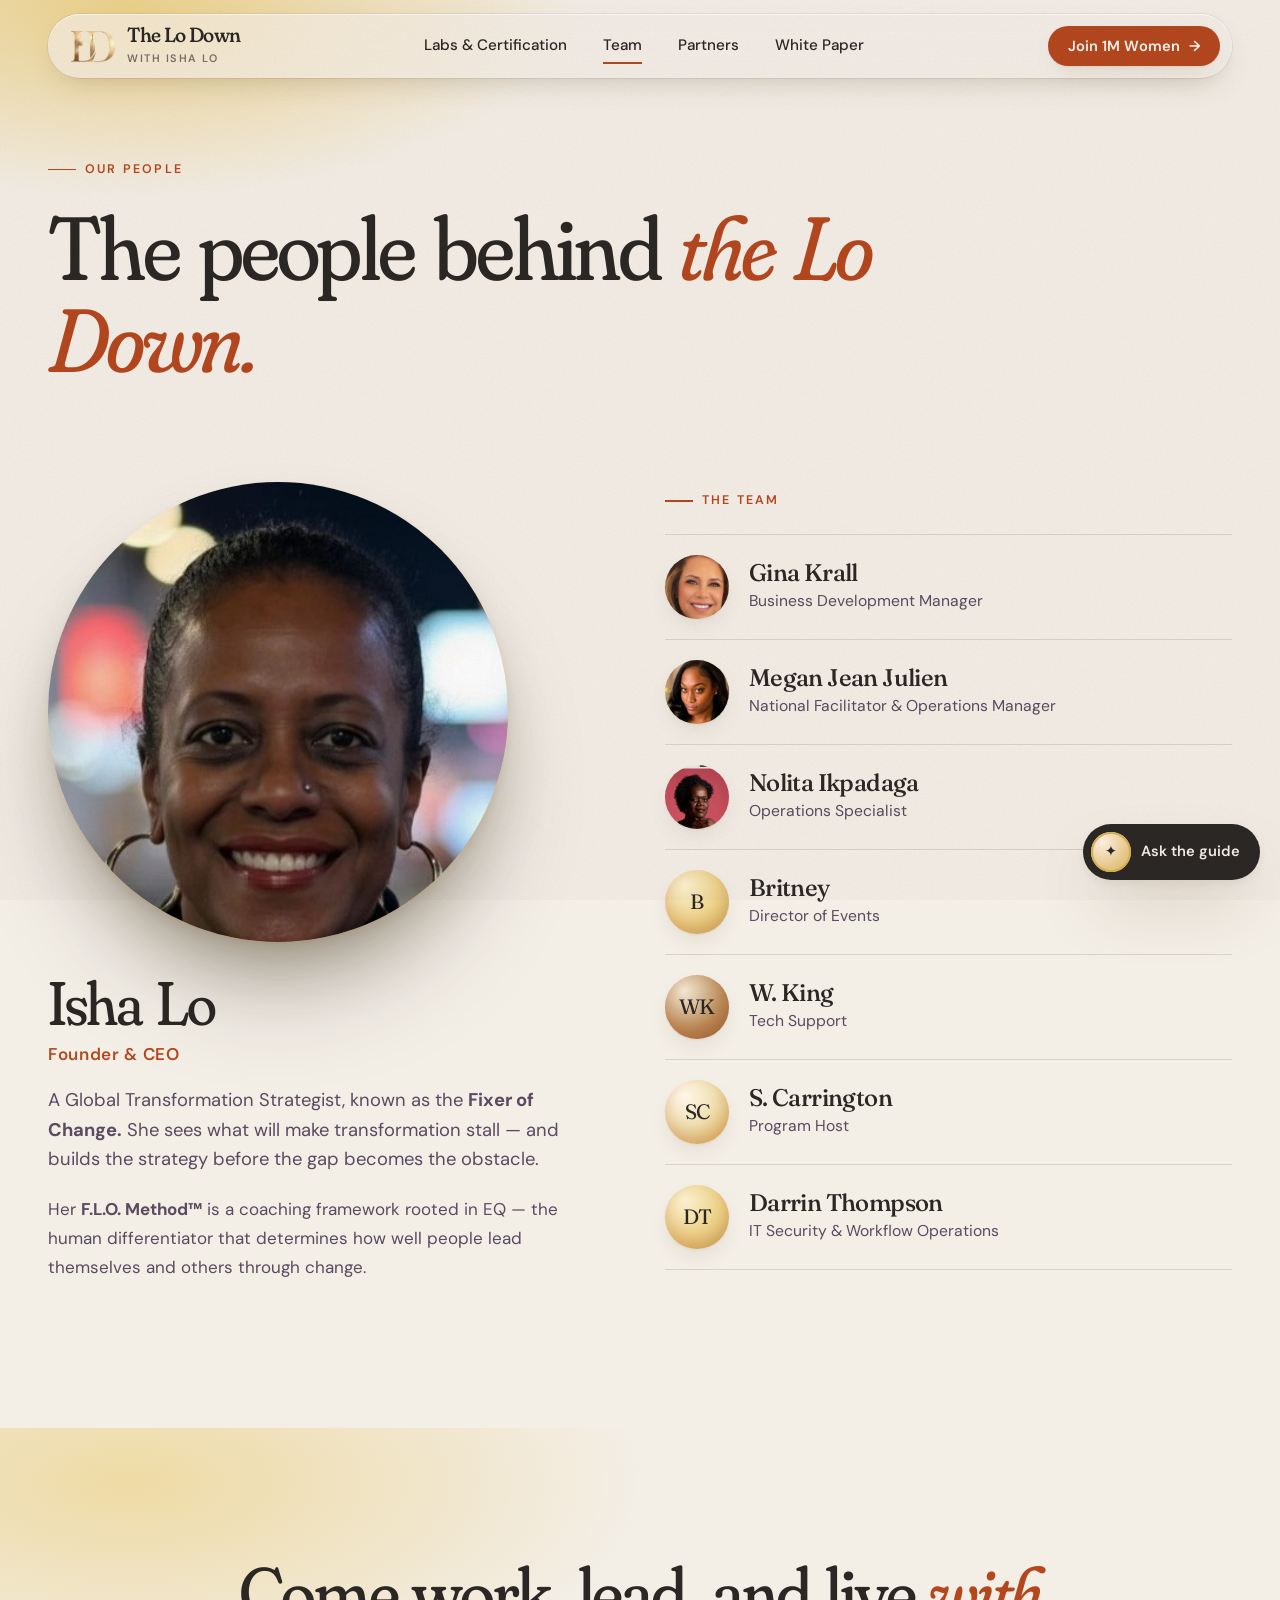
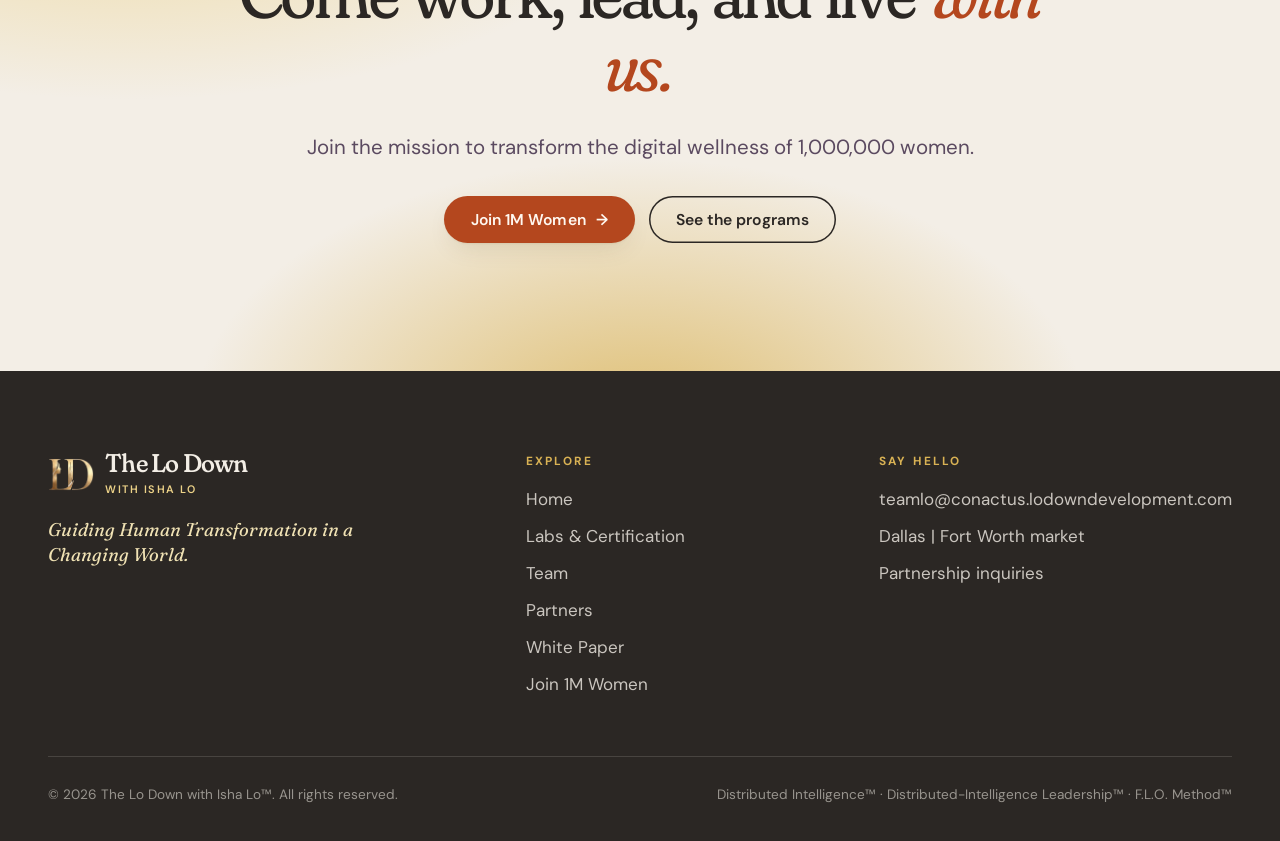
<file: team.html>
<!DOCTYPE html>
<html lang="en">
<head>
<meta charset="utf-8">
<meta name="viewport" content="width=device-width, initial-scale=1">
<title>Team | AI Leadership & Change Management, Dallas–Fort Worth</title>
<meta name="description" content="Meet the Dallas–Fort Worth team behind The Lo Down's AI leadership training and change management consulting, led by Isha Lo, the Fixer of Change.">
<link rel="canonical" href="https://the-lo-down-with-isha-lo.vercel.app/team.html">
<meta property="og:title" content="Team | AI Leadership & Change Management, Dallas–Fort Worth">
<meta property="og:description" content="Meet the Dallas–Fort Worth team behind The Lo Down's AI leadership training and change management consulting, led by Isha Lo, the Fixer of Change.">
<link rel="icon" href="images/logo-mark.png">
<link rel="preconnect" href="https://fonts.googleapis.com">
<link rel="preconnect" href="https://fonts.gstatic.com" crossorigin>
<link rel="preconnect" href="https://agency-dashboard-omega-red.vercel.app">
<link rel="preload" as="style" href="https://fonts.googleapis.com/css2?family=DM+Sans:ital,opsz,wght@0,9..40,300..700;1,9..40,300..700&family=Fraunces:ital,opsz,wght,SOFT@0,9..144,300..700,0..100;1,9..144,300..700,0..100&display=swap">
<link href="https://fonts.googleapis.com/css2?family=DM+Sans:ital,opsz,wght@0,9..40,300..700;1,9..40,300..700&family=Fraunces:ital,opsz,wght,SOFT@0,9..144,300..700,0..100;1,9..144,300..700,0..100&display=swap" rel="stylesheet" media="print" onload="this.media='all'">
<noscript><link href="https://fonts.googleapis.com/css2?family=DM+Sans:ital,opsz,wght@0,9..40,300..700;1,9..40,300..700&family=Fraunces:ital,opsz,wght,SOFT@0,9..144,300..700,0..100;1,9..144,300..700,0..100&display=swap" rel="stylesheet"></noscript>
<link rel="stylesheet" href="css/style.css">
<script defer src="https://agency-dashboard-omega-red.vercel.app/t.js"></script>
</head>
<body data-page="team">
<div id="site-header"></div>

<main>
<section class="phead" style="background:radial-gradient(50% 70% at 10% 0,var(--lilac),transparent 70%),var(--cream);padding-bottom:20px">
  <div class="wrap">
    <span class="eyebrow reveal">Our people</span>
    <h1 class="reveal" style="--d:.06s;max-width:11em">The people behind <em>the Lo Down.</em></h1>
  </div>
</section>

<section class="sec" style="padding-top:clamp(40px,6vw,80px)">
  <div class="wrap team-grid">
    <div class="founder reveal">
      <div class="big"><img src="images/isha-square.jpg" alt="Isha Lo, Founder and CEO of The Lo Down, Dallas–Fort Worth AI leadership and change management consultancy" fetchpriority="high" decoding="async"></div>
      <h2>Isha Lo</h2>
      <div class="role">Founder &amp; CEO</div>
      <p class="lead" style="font-size:1.15rem">A Global Transformation Strategist, known as the <b>Fixer of Change.</b> She sees what will make transformation stall — and builds the strategy before the gap becomes the obstacle.</p>
      <p style="color:var(--ink-soft)">Her <b>F.L.O. Method™</b> is a coaching framework rooted in EQ — the human differentiator that determines how well people lead themselves and others through change.</p>
    </div>
    <div>
      <span class="eyebrow reveal">The team</span>
      <ul class="roster">
        <li class="reveal"><img class="mono" src="images/face-gina.jpg" alt="Gina Krall, Business Development Manager at The Lo Down in Dallas–Fort Worth" loading="lazy" decoding="async"><div><b>Gina Krall</b><span>Business Development Manager</span></div></li>
        <li class="reveal"><img class="mono" src="images/face-megan.jpg" alt="Megan Jean Julien, National Facilitator and Operations Manager at The Lo Down, Dallas–Fort Worth" loading="lazy" decoding="async"><div><b>Megan Jean Julien</b><span>National Facilitator &amp; Operations Manager</span></div></li>
        <li class="reveal"><img class="mono" src="images/face-nolita.jpg" alt="Nolita Ikpadaga, Operations Specialist at The Lo Down, Dallas–Fort Worth" loading="lazy" decoding="async"><div><b>Nolita Ikpadaga</b><span>Operations Specialist</span></div></li>
        <li class="reveal"><div class="mono">B</div><div><b>Britney</b><span>Director of Events</span></div></li>
        <li class="reveal"><div class="mono">WK</div><div><b>W. King</b><span>Tech Support</span></div></li>
        <li class="reveal"><div class="mono">SC</div><div><b>S. Carrington</b><span>Program Host</span></div></li>
        <li class="reveal"><div class="mono">DT</div><div><b>Darrin Thompson</b><span>IT Security &amp; Workflow Operations</span></div></li>
      </ul>
    </div>
  </div>
</section>

<section class="sec finale">
  <div class="wrap">
    <h2 class="reveal" style="font-size:clamp(2.2rem,5.6vw,4.6rem)">Come work, lead, and live <em>with us.</em></h2>
    <p class="lead reveal">Join the mission to transform the digital wellness of 1,000,000 women.</p>
    <div class="reveal" style="display:flex;gap:14px;justify-content:center;flex-wrap:wrap">
      <button class="btn btn-clay" data-join>Join 1M Women <span class="arr">→</span></button>
      <a class="btn btn-ghost" href="programs.html">See the programs</a>
    </div>
  </div>
</section>
</main>

<div id="site-footer"></div>
<script src="js/main.js" defer></script>
</body>
</html>
</file>
<file: css/style.css>
/* ==========================================================
   The Lo Down with Isha Lo — design system
   Mood: golden-hour, slow, warm. Low sun, soft grain, calm motion.
   Only transform + opacity are animated.
   ========================================================== */

:root {
  /* Palette pulled from the client's live site + logo: warm greige, mustard gold, charcoal, wood, copper.
     (Token names kept from the first pass: peach = light gold tint, apricot = gold accent, lilac = mustard,
      sage = wood, clay = copper CTA, plum = charcoal.) */
  --cream: #F3EEE6;
  --sand: #E9E2D6;
  --peach: #F0E2B4;
  --apricot: #D9B254;
  --clay: #B4471E;
  --clay-d: #8E3514;
  --plum: #2B2724;
  --plum-2: #46403A;
  --mauve: #7A7067;
  --lilac: #ECD288;
  --sage: #B98A55;
  --sage-d: #7C5A32;

  --ink: var(--plum);
  --ink-soft: #5B4A60;
  --line: rgba(43, 39, 36, .14);

  --serif: 'Fraunces', Georgia, 'Times New Roman', serif;
  --sans: 'DM Sans', system-ui, -apple-system, 'Segoe UI', sans-serif;

  --spring: cubic-bezier(.34, 1.56, .64, 1);
  --ease: cubic-bezier(.22, 1, .36, 1);

  /* layered, color-tinted shadows: base -> elevated -> floating */
  --sh-1: 0 1px 2px rgba(90, 64, 24, .07), 0 10px 26px -10px rgba(90, 64, 24, .18);
  --sh-2: 0 2px 4px rgba(90, 64, 24, .06), 0 20px 44px -14px rgba(90, 64, 24, .26), 0 44px 90px -40px rgba(43, 39, 36, .3);
  --sh-3: 0 4px 8px rgba(90, 64, 24, .08), 0 32px 64px -18px rgba(90, 64, 24, .34), 0 70px 120px -50px rgba(43, 39, 36, .45);

  --gut: clamp(20px, 4vw, 48px);
  --sp: clamp(76px, 10vw, 150px);
  --r: 28px;
}

*, *::before, *::after { box-sizing: border-box; }
html { scroll-behavior: smooth; -webkit-text-size-adjust: 100%; }
body {
  margin: 0;
  font-family: var(--sans);
  font-size: 1.0625rem;
  line-height: 1.7;
  color: var(--ink);
  background: var(--cream);
  overflow-x: hidden;
  -webkit-font-smoothing: antialiased;
}
img, svg { display: block; max-width: 100%; }
a { color: inherit; text-decoration: none; }
button { font: inherit; color: inherit; cursor: pointer; border: 0; background: none; padding: 0; }
ul { list-style: none; margin: 0; padding: 0; }
p { margin: 0 0 1.1em; }
h1, h2, h3, h4 { margin: 0; font-family: var(--serif); font-weight: 400; font-variation-settings: "SOFT" 100, "opsz" 144; line-height: 1.02; letter-spacing: -.03em; }
h1, h2, h3 { word-spacing: .07em; }
h1 em, h2 em, h3 em { padding-right: .06em; }
h1 { font-size: clamp(2.7rem, 7vw, 6rem); }
h2 { font-size: clamp(2.1rem, 4.8vw, 4rem); }
h3 { font-size: clamp(1.4rem, 2.4vw, 2rem); line-height: 1.12; letter-spacing: -.02em; }
em, .it { font-style: italic; font-variation-settings: "SOFT" 100, "opsz" 144; }
:focus-visible { outline: 2px solid var(--clay); outline-offset: 3px; border-radius: 6px; }
::selection { background: var(--apricot); color: var(--plum); }

/* film grain */
body::after {
  content: ""; position: fixed; inset: 0; z-index: 900; pointer-events: none; opacity: .07; mix-blend-mode: multiply;
  background-image: url("data:image/svg+xml;utf8,<svg xmlns='http://www.w3.org/2000/svg' width='220' height='220'><filter id='n'><feTurbulence type='fractalNoise' baseFrequency='.9' numOctaves='2' stitchTiles='stitch'/><feColorMatrix values='0 0 0 0 .2  0 0 0 0 .1  0 0 0 0 .15  0 0 0 .9 0'/></filter><rect width='100%' height='100%' filter='url(%23n)'/></svg>");
}

.wrap { width: 100%; max-width: 1280px; margin-inline: auto; padding-inline: var(--gut); }
.sec { padding-block: var(--sp); position: relative; overflow-x: clip; }
.cap-grid > *, .split > *, .team-grid > * { min-width: 0; }
.eyebrow { font-family: var(--sans); font-size: .78rem; font-weight: 600; letter-spacing: .18em; text-transform: uppercase; color: var(--clay); display: inline-flex; align-items: center; gap: .7em; margin-bottom: 1.4rem; }
.eyebrow::before { content: ""; width: 28px; height: 1.5px; background: currentColor; }
.lead { font-size: clamp(1.15rem, 1.6vw, 1.4rem); line-height: 1.6; color: var(--ink-soft); max-width: 40em; }
.tm { font-size: .5em; vertical-align: super; letter-spacing: 0; font-family: var(--sans); }
.sr { position: absolute; width: 1px; height: 1px; overflow: hidden; clip: rect(0 0 0 0); white-space: nowrap; }

/* reveal on scroll */
.js .reveal { opacity: 0; transform: translateY(28px); transition: opacity .9s var(--ease), transform .9s var(--ease); transition-delay: var(--d, 0s); }
.js .reveal.in { opacity: 1; transform: none; }

/* ---------- buttons ---------- */
.btn {
  position: relative; isolation: isolate; display: inline-flex; align-items: center; gap: .65em;
  padding: 1em 1.7em; border-radius: 999px; font-weight: 600; font-size: .98rem; letter-spacing: .005em; line-height: 1;
  transition: transform .5s var(--spring);
  will-change: transform;
}
.btn::before, .btn::after { content: ""; position: absolute; inset: 0; border-radius: inherit; z-index: -1; transition: opacity .35s var(--ease); }
.btn-clay { color: #fff8f0; background: var(--clay); box-shadow: var(--sh-1); }
.btn-clay::after { background: var(--clay-d); opacity: 0; }
.btn-clay::before { box-shadow: 0 18px 36px -10px rgba(180, 71, 30, .65); opacity: 0; }
.btn-clay:hover::after, .btn-clay:focus-visible::after { opacity: 1; }
.btn-clay:hover::before, .btn-clay:focus-visible::before { opacity: 1; }
.btn-ghost { color: var(--ink); box-shadow: inset 0 0 0 1.5px var(--ink); }
.btn-ghost::after { background: var(--plum); opacity: 0; }
.btn-ghost:hover, .btn-ghost:focus-visible { color: var(--cream); }
.btn-ghost:hover::after, .btn-ghost:focus-visible::after { opacity: 1; }
.btn-light { color: var(--plum); background: var(--cream); box-shadow: var(--sh-1); }
.btn-light::after { background: var(--peach); opacity: 0; }
.btn-light:hover::after, .btn-light:focus-visible::after { opacity: 1; }
.btn:hover { transform: translateY(-3px); }
.btn:active { transform: translateY(0) scale(.97); }
.btn .arr { display: inline-block; transition: transform .5s var(--spring); }
.btn:hover .arr { transform: translateX(4px); }

.tlink { position: relative; font-weight: 600; display: inline-flex; gap: .5em; padding-bottom: 2px; }
.tlink::after { content: ""; position: absolute; left: 0; right: 0; bottom: 0; height: 1.5px; background: currentColor; transform-origin: left; transform: scaleX(.35); transition: transform .5s var(--ease); }
.tlink:hover::after, .tlink:focus-visible::after { transform: scaleX(1); }
.tlink:active { opacity: .7; }

/* ---------- header ---------- */
.hdr { position: fixed; top: 14px; left: 0; right: 0; z-index: 500; padding-inline: var(--gut); pointer-events: none; }
.hdr-in {
  pointer-events: auto; max-width: 1280px; margin-inline: auto; display: flex; align-items: center; justify-content: space-between; gap: 20px;
  padding: 10px 12px 10px 22px; border-radius: 999px; position: relative; isolation: isolate;
  background: rgba(243, 238, 230, .72); backdrop-filter: blur(18px) saturate(1.3); -webkit-backdrop-filter: blur(18px) saturate(1.3);
  box-shadow: 0 1px 0 rgba(255, 255, 255, .7) inset, 0 0 0 1px rgba(43, 39, 36, .07), 0 12px 32px -14px rgba(90, 64, 24, .3);
  transition: transform .6s var(--ease);
}
.hdr.hide .hdr-in { transform: translateY(-140%); }
.logo { display: inline-flex; align-items: center; gap: 11px; }
.logo img { height: 34px; width: auto; transition: transform .8s var(--spring); }
.logo:hover img { transform: scale(1.08) rotate(-3deg); }
.logo b { display: block; font-family: var(--serif); font-weight: 500; font-size: 1.28rem; letter-spacing: -.03em; line-height: 1; font-variation-settings: "SOFT" 100, "opsz" 72; }
.logo small { display: block; font-size: .68rem; letter-spacing: .14em; text-transform: uppercase; color: var(--mauve); margin-top: 3px; font-weight: 600; }
.nav { display: flex; align-items: center; gap: 4px; }
.nav a.nl { position: relative; padding: .6em 1.05em; font-weight: 500; font-size: .95rem; border-radius: 999px; }
.nav a.nl::after { content: ""; position: absolute; left: 1.05em; right: 1.05em; bottom: .28em; height: 1.5px; background: var(--clay); transform: scaleX(0); transform-origin: left; transition: transform .5s var(--ease); }
.nav a.nl:hover::after, .nav a.nl:focus-visible::after, .nav a.nl.on::after { transform: scaleX(1); }
.nav a.nl:active { opacity: .6; }
.hdr .btn { padding: .85em 1.35em; font-size: .92rem; }
.burger { display: none; width: 46px; height: 46px; border-radius: 50%; position: relative; }
.burger i { position: absolute; left: 13px; right: 13px; height: 1.8px; background: var(--ink); border-radius: 2px; transition: transform .5s var(--ease); }
.burger i:nth-child(1) { top: 18px; } .burger i:nth-child(2) { top: 26px; }
.menu-open .burger i:nth-child(1) { transform: translateY(4px) rotate(45deg); }
.menu-open .burger i:nth-child(2) { transform: translateY(-4px) rotate(-45deg); }
.mnav { position: fixed; inset: 0; z-index: 480; background: var(--plum); color: var(--cream); display: flex; flex-direction: column; justify-content: center; gap: 6px; padding: 100px var(--gut) 40px; visibility: hidden; opacity: 0; transform: translateY(-16px); transition: opacity .5s var(--ease), transform .6s var(--ease), visibility 0s .6s; }
.menu-open .mnav { visibility: visible; opacity: 1; transform: none; transition-delay: 0s; }
.mnav a.ml { font-family: var(--serif); font-size: clamp(2rem, 9vw, 3rem); letter-spacing: -.03em; padding: .15em 0; border-bottom: 1px solid rgba(243, 238, 230, .12); }
.mnav a.ml:active { opacity: .6; }
.mnav .btn { margin-top: 24px; align-self: flex-start; }
@media (max-width: 940px) {
  .nav { display: none; } .hdr .btn.desk { display: none; } .burger { display: block; }
  .hdr-in { padding: 8px 8px 8px 18px; }
}


/* ---------- hero (home) ---------- */
.hero { position: relative; padding: 150px 0 60px; overflow: hidden; background:
  radial-gradient(60% 55% at 85% 20%, rgba(240, 226, 180, .95), transparent 70%),
  radial-gradient(50% 50% at 8% 90%, rgba(236, 210, 136, .7), transparent 70%),
  radial-gradient(45% 40% at 60% 105%, rgba(217, 178, 84, .5), transparent 70%),
  var(--cream); }
.blob { position: absolute; border-radius: 50%; filter: blur(50px); opacity: .55; pointer-events: none; will-change: transform; }
.blob.a { width: 420px; height: 420px; background: var(--apricot); top: -120px; right: -80px; animation: drift 14s ease-in-out infinite alternate; }
.blob.b { width: 360px; height: 360px; background: var(--lilac); bottom: -100px; left: -100px; animation: drift 18s ease-in-out infinite alternate-reverse; }
@keyframes drift { from { transform: translate3d(0, 0, 0) scale(1); } to { transform: translate3d(-40px, 50px, 0) scale(1.15); } }
.hero-grid { display: grid; grid-template-columns: 1.05fr 1fr; gap: clamp(28px, 5vw, 72px); align-items: center; position: relative; z-index: 2; }
.hero h1 { margin-bottom: .35em; }
.hero h1 .l1 { display: block; }
.hero h1 .l2 { display: block; font-size: .42em; line-height: 1.15; letter-spacing: -.02em; color: var(--clay); font-style: italic; margin-top: .5em; }
.hero .lead { margin-bottom: 2rem; }
.hero .ctas { display: flex; flex-wrap: wrap; gap: 14px; }
.hero-photo { position: relative; }
.arch { position: relative; aspect-ratio: 5/4.3; border-radius: 240px 240px 30px 30px; overflow: hidden; box-shadow: var(--sh-3); isolation: isolate; background: var(--peach); }
.arch img { width: 100%; height: 100%; object-fit: cover; object-position: 50% 40%; transform: scale(1.08); will-change: transform; }
.arch::before { content: ""; position: absolute; inset: 0; z-index: 1; background: linear-gradient(to top, rgba(43, 39, 36, .55), transparent 55%); }
.arch::after { content: ""; position: absolute; inset: 0; z-index: 2; background: linear-gradient(160deg, var(--apricot), var(--clay)); mix-blend-mode: multiply; opacity: .42; }
.chip3 { position: absolute; z-index: 3; background: rgba(243, 238, 230, .92); backdrop-filter: blur(10px); border-radius: 20px; padding: 14px 18px; box-shadow: var(--sh-2); will-change: transform; }
.chip3.c1 { left: -6%; bottom: 12%; animation: bob 7s ease-in-out infinite; }
.chip3.c2 { right: -3%; top: 8%; animation: bob 8s ease-in-out -3s infinite; }
@keyframes bob { 0%, 100% { transform: translateY(0); } 50% { transform: translateY(-10px); } }
.chip3 .k { font-size: .68rem; letter-spacing: .14em; text-transform: uppercase; font-weight: 700; color: var(--mauve); display: block; }
.chip3 .v { font-family: var(--serif); font-size: 1.7rem; letter-spacing: -.03em; line-height: 1.1; }
.chip3 .v small { font-size: .55em; font-family: var(--sans); letter-spacing: 0; color: var(--ink-soft); }
.sunring { position: absolute; z-index: 0; width: 120%; aspect-ratio: 1; left: -10%; top: -12%; border-radius: 50%; border: 1px solid rgba(180, 71, 30, .25); pointer-events: none; }
.sunring.two { width: 145%; left: -22%; top: -24%; border-color: rgba(180, 71, 30, .14); }
@media (max-width: 900px) {
  .hero { padding-top: 112px; }
  .hero-grid { grid-template-columns: 1fr; }
  .hero-photo { order: -1; }
  .arch { aspect-ratio: 4/3; border-radius: 160px 160px 24px 24px; }
  .chip3.c1 { left: 2%; bottom: -14px; } .chip3.c2 { display: none; }
}

/* ---------- ticker ---------- */
.tick-wrap { overflow: hidden; margin-top: 28px; padding-block: 14px; }
.ticker { background: var(--plum); color: var(--peach); overflow: hidden; padding: 20px 0; position: relative; z-index: 2; transform: rotate(-1.2deg); margin: 0 -3vw; }
.ticker-track { display: flex; width: max-content; animation: tick 48s linear infinite; }
.ticker:hover .ticker-track { animation-play-state: paused; }
.ticker span { font-family: var(--serif); font-size: clamp(1.2rem, 2.2vw, 1.8rem); letter-spacing: -.02em; white-space: nowrap; padding-right: 1.4em; font-style: italic; }
.ticker span::after { content: "✦"; margin-left: 1.4em; color: var(--apricot); font-style: normal; font-size: .7em; }
@keyframes tick { to { transform: translateX(-50%); } }

/* ---------- mission counter ---------- */
.mission { text-align: center; overflow: hidden; }
.mission .big { font-family: var(--serif); font-size: clamp(3.6rem, 14vw, 11.5rem); letter-spacing: -.05em; line-height: .9; font-variation-settings: "SOFT" 100, "opsz" 144; background: linear-gradient(180deg, var(--plum) 30%, var(--clay)); -webkit-background-clip: text; background-clip: text; color: transparent; font-variant-numeric: tabular-nums; }
.mission h2 { margin: .35em auto .8em; max-width: 18em; font-size: clamp(1.6rem, 3.2vw, 2.6rem); }
.count { display: inline-flex; gap: clamp(8px, 2vw, 22px); margin: 8px auto 34px; }
.count div { background: rgba(255, 255, 255, .55); border-radius: 22px; padding: 16px clamp(14px, 2.4vw, 30px); box-shadow: var(--sh-1); min-width: clamp(64px, 11vw, 120px); }
.count b { display: block; font-family: var(--serif); font-size: clamp(1.8rem, 4.5vw, 3.4rem); letter-spacing: -.04em; line-height: 1; font-weight: 400; font-variant-numeric: tabular-nums; }
.count small { font-size: .68rem; letter-spacing: .16em; text-transform: uppercase; color: var(--mauve); font-weight: 700; }

/* ---------- isha ---------- */
.isha { background: var(--sand); }
.isha-grid { display: grid; grid-template-columns: .9fr 1.1fr; gap: clamp(32px, 6vw, 96px); align-items: start; }
.isha-side { position: sticky; top: 120px; }
.bigq { font-family: var(--serif); font-size: clamp(2rem, 4.2vw, 3.6rem); line-height: 1.05; letter-spacing: -.03em; }
.bigq em { color: var(--clay); }
.portrait { margin-top: 34px; display: flex; align-items: center; gap: 16px; }
.mono { width: 76px; height: 76px; border-radius: 50%; display: grid; place-items: center; font-family: var(--serif); font-size: 1.7rem; letter-spacing: -.04em; color: var(--plum); background: radial-gradient(circle at 30% 25%, #fff7ea, var(--peach) 45%, var(--apricot)); box-shadow: var(--sh-1), inset 0 -8px 16px rgba(180, 71, 30, .25); }
.portrait b { display: block; font-family: var(--serif); font-size: 1.3rem; font-weight: 500; letter-spacing: -.02em; }
.portrait span { color: var(--mauve); font-size: .95rem; }
.isha-copy p { font-size: 1.12rem; }
.isha-copy p.strong { font-family: var(--serif); font-size: 1.6rem; line-height: 1.25; letter-spacing: -.02em; color: var(--clay-d); }
.isha-copy blockquote { margin: 1.6em 0; padding: 1.4em 1.6em; border-radius: 22px; background: var(--cream); box-shadow: var(--sh-1); font-family: var(--serif); font-size: 1.3rem; line-height: 1.4; letter-spacing: -.01em; position: relative; }
.isha-copy blockquote cite { display: block; margin-top: .7em; font-family: var(--sans); font-style: normal; font-size: .82rem; letter-spacing: .1em; text-transform: uppercase; color: var(--mauve); font-weight: 600; }
@media (max-width: 900px) { .isha-grid { grid-template-columns: 1fr; } .isha-side { position: static; } }

/* ---------- shift slider ---------- */
.shift { --t: 0; }
.shift-grid { display: grid; grid-template-columns: 1fr 1fr; gap: clamp(28px, 5vw, 80px); align-items: center; }
.shift-photo { position: relative; aspect-ratio: 4/4.6; border-radius: 200px 200px 28px 28px; overflow: hidden; box-shadow: var(--sh-3); isolation: isolate; background: var(--plum); }
.shift-photo img { width: 100%; height: 100%; object-fit: cover; object-position: 50% 30%; filter: grayscale(calc(1 - var(--t))) brightness(calc(.62 + var(--t) * .42)) contrast(calc(.9 + var(--t) * .12)); }
.shift-photo::before { content: ""; position: absolute; inset: 0; z-index: 1; background: linear-gradient(160deg, var(--apricot), var(--clay)); mix-blend-mode: multiply; opacity: calc(var(--t) * .5); }
.shift-photo::after { content: ""; position: absolute; inset: 0; z-index: 2; background: linear-gradient(to top, rgba(43, 39, 36, .6), transparent 55%); }
.shift-halo { position: absolute; z-index: 0; inset: -10%; border-radius: 50%; background: radial-gradient(closest-side, rgba(217, 178, 84, .8), transparent); opacity: var(--t); pointer-events: none; }
.shift-photo-wrap { position: relative; }
.shift-word { position: relative; height: 1.05em; font-family: var(--serif); font-size: clamp(2.6rem, 6.4vw, 5.4rem); letter-spacing: -.04em; line-height: 1; margin-bottom: .25em; }
.shift-word span { position: absolute; left: 0; top: 0; white-space: nowrap; }
.shift-word .w0 { opacity: calc(1 - var(--t) * 1.6); color: var(--mauve); }
.shift-word .w1 { opacity: calc(var(--t) * 1.6 - .6); color: var(--clay); font-style: italic; }
.shift-line { position: relative; min-height: 5.2em; font-size: 1.25rem; line-height: 1.5; color: var(--ink-soft); max-width: 26em; }
.shift-line span { position: absolute; left: 0; top: 0; opacity: 0; transition: opacity .5s var(--ease); }
.shift-line b { color: var(--ink); }
.range { --thumb: 44px; position: relative; margin-top: 30px; }
.range input { -webkit-appearance: none; appearance: none; width: 100%; height: var(--thumb); background: transparent; cursor: grab; margin: 0; position: relative; z-index: 2; }
.range input:active { cursor: grabbing; }
.range input::-webkit-slider-runnable-track { height: 8px; border-radius: 8px; background: linear-gradient(90deg, var(--mauve), var(--apricot) 55%, var(--clay)); }
.range input::-moz-range-track { height: 8px; border-radius: 8px; background: linear-gradient(90deg, var(--mauve), var(--apricot) 55%, var(--clay)); }
.range input::-webkit-slider-thumb { -webkit-appearance: none; width: var(--thumb); height: var(--thumb); margin-top: -18px; border-radius: 50%; background: var(--cream); border: 0; box-shadow: 0 0 0 6px rgba(180, 71, 30, .18), var(--sh-2); transition: transform .4s var(--spring); }
.range input::-moz-range-thumb { width: var(--thumb); height: var(--thumb); border-radius: 50%; background: var(--cream); border: 0; box-shadow: 0 0 0 6px rgba(180, 71, 30, .18), var(--sh-2); }
.range input:hover::-webkit-slider-thumb { transform: scale(1.08); }
.range input:active::-webkit-slider-thumb { transform: scale(.94); }
.range input:focus-visible { outline: none; }
.range input:focus-visible::-webkit-slider-thumb { box-shadow: 0 0 0 6px rgba(180, 71, 30, .5), var(--sh-2); }
.range-l { display: flex; justify-content: space-between; margin-top: 10px; font-size: .78rem; letter-spacing: .14em; text-transform: uppercase; font-weight: 700; color: var(--mauve); }
.hint { display: inline-flex; align-items: center; gap: .6em; font-size: .85rem; color: var(--mauve); margin-top: 20px; }
@media (max-width: 900px) { .shift-grid { grid-template-columns: 1fr; } .shift-photo { aspect-ratio: 4/3.6; border-radius: 140px 140px 24px 24px; } .shift-word { font-size: clamp(2.2rem, 11vw, 3.4rem); } }

/* ---------- audience rows ---------- */
.who { background: var(--plum); color: var(--cream); overflow: hidden; }
.who .eyebrow { color: var(--apricot); }
.who-row { display: grid; grid-template-columns: 70px 1fr; gap: 16px; align-items: baseline; padding: clamp(22px, 3vw, 38px) 0; border-top: 1px solid rgba(243, 238, 230, .16); position: relative; transition: transform .7s var(--ease); }
.who-row:last-child { border-bottom: 1px solid rgba(243, 238, 230, .16); }
.who-row:hover { transform: translateX(14px); }
.who-row .n { font-family: var(--serif); font-style: italic; color: var(--apricot); font-size: 1.1rem; }
.who-row p { margin: 0; font-family: var(--serif); font-size: clamp(1.5rem, 3.6vw, 3rem); line-height: 1.1; letter-spacing: -.03em; }
.who-row p em { color: var(--apricot); }
.who-foot { margin-top: 44px; color: rgba(243, 238, 230, .75); max-width: 38em; }
.who-foot b { color: var(--cream); font-weight: 600; }

/* ---------- three transformations (tabs) ---------- */
.tr { --bg: var(--peach); background: var(--bg); transition: background-color .8s var(--ease); }
.tr[data-t="1"] { --bg: var(--lilac); } .tr[data-t="2"] { --bg: #E3D3B4; }
.tr-grid { display: grid; grid-template-columns: .85fr 1.15fr; gap: clamp(28px, 5vw, 80px); margin-top: 44px; align-items: start; }
.tr-tabs { display: grid; gap: 4px; }
.tr-tab { text-align: left; padding: 22px 8px 22px 0; border-top: 1.5px solid var(--line); position: relative; display: flex; align-items: baseline; gap: 16px; }
.tr-tab:last-child { border-bottom: 1.5px solid var(--line); }
.tr-tab .n { font-family: var(--serif); font-style: italic; color: var(--mauve); }
.tr-tab .t { font-family: var(--serif); font-size: clamp(1.8rem, 3.4vw, 2.8rem); letter-spacing: -.03em; line-height: 1; opacity: .45; transition: opacity .5s var(--ease), transform .6s var(--spring); transform-origin: left; }
.tr-tab:hover .t { opacity: .8; }
.tr-tab[aria-selected="true"] .t { opacity: 1; transform: translateX(10px); }
.tr-tab::after { content: ""; position: absolute; left: 0; right: 0; top: -1.5px; height: 1.5px; background: var(--plum); transform: scaleX(0); transform-origin: left; transition: transform .7s var(--ease); }
.tr-tab[aria-selected="true"]::after { transform: scaleX(1); }
.tr-panel { position: relative; min-height: 340px; }
.tr-pane { position: absolute; inset: 0 0 auto 0; opacity: 0; transform: translateY(18px); pointer-events: none; transition: opacity .6s var(--ease), transform .7s var(--ease); }
.tr-pane.on { position: relative; opacity: 1; transform: none; pointer-events: auto; }
.tr-pane h3 { font-size: clamp(1.7rem, 3vw, 2.4rem); margin-bottom: .6em; }
.tr-pane p { font-size: 1.18rem; max-width: 34em; }
.tr-pane .tag { display: inline-block; margin-top: .6em; padding: .5em 1em; border-radius: 999px; background: rgba(43, 39, 36, .09); font-size: .82rem; font-weight: 600; letter-spacing: .04em; }
@media (max-width: 900px) { .tr-grid { grid-template-columns: 1fr; } .tr-panel { min-height: 0; } .tr-pane { position: static; display: none; } .tr-pane.on { display: block; } }

/* ---------- portfolio rows ---------- */
.port-row { display: grid; grid-template-columns: 1fr auto; gap: 18px 40px; align-items: center; padding: clamp(26px, 3.4vw, 44px) 0; border-top: 1.5px solid var(--line); position: relative; }
.port-row:last-child { border-bottom: 1.5px solid var(--line); }
.port-row::before { content: ""; position: absolute; inset: 0 -20px; background: var(--sand); border-radius: 26px; opacity: 0; transition: opacity .5s var(--ease); z-index: -1; }
.port-row:hover::before, .port-row:focus-within::before { opacity: 1; }
.port-row h3 { font-size: clamp(1.8rem, 3.8vw, 3.2rem); letter-spacing: -.035em; }
.port-row p { margin: .5em 0 0; color: var(--ink-soft); max-width: 36em; }
.port-row .pr { text-align: right; font-family: var(--serif); font-size: clamp(1.4rem, 2.4vw, 2.1rem); letter-spacing: -.03em; line-height: 1.15; }
.port-row .pr small { display: block; font-family: var(--sans); font-size: .72rem; letter-spacing: .14em; text-transform: uppercase; color: var(--mauve); font-weight: 700; margin-top: 4px; }
.port-row .go { position: absolute; inset: 0; z-index: 2; }
@media (max-width: 700px) { .port-row { grid-template-columns: 1fr; } .port-row .pr { text-align: left; } }

/* ---------- women stats ---------- */
.stats { background: var(--plum); color: var(--cream); overflow: hidden; }
.stats::before { content: ""; position: absolute; width: 900px; height: 900px; border-radius: 50%; right: -300px; top: -300px; background: radial-gradient(circle at center, rgba(217, 178, 84, .32) 0, rgba(217, 178, 84, 0) 68%); pointer-events: none; }
.stats .eyebrow { color: var(--apricot); }
.stats-grid { display: grid; grid-template-columns: 1fr 1fr; gap: clamp(30px, 6vw, 96px); align-items: start; margin-top: 30px; position: relative; }
.bar { margin-bottom: 40px; }
.bar .top { display: flex; align-items: baseline; gap: 14px; margin-bottom: 14px; }
.bar .x { font-family: var(--serif); font-size: clamp(3.4rem, 8vw, 6.4rem); letter-spacing: -.05em; line-height: .9; color: var(--apricot); font-variant-numeric: tabular-nums; }
.bar .cap { font-size: 1.05rem; color: rgba(243, 238, 230, .82); max-width: 20em; line-height: 1.4; }
.track { display: grid; gap: 8px; }
.track div { display: flex; align-items: center; gap: 12px; font-size: .78rem; letter-spacing: .1em; text-transform: uppercase; font-weight: 700; color: rgba(243, 238, 230, .6); }
.track div i { display: block; height: 14px; border-radius: 14px; transform-origin: left; transform: scaleX(0); transition: transform 1.6s var(--ease) .2s; }
.reveal.in .track i { transform: scaleX(1); }
.track .m i { background: rgba(243, 238, 230, .3); width: calc(100% / var(--max)); }
.track .f i { background: linear-gradient(90deg, var(--apricot), var(--clay)); width: calc(100% * var(--v) / var(--max)); }
.track div span { width: 5.6em; flex: none; }
.stats p.note { color: rgba(243, 238, 230, .8); font-size: 1.1rem; max-width: 30em; }
@media (max-width: 900px) { .stats-grid { grid-template-columns: 1fr; } }

/* ---------- paper teaser / CTA ---------- */
.teaser { background: var(--sand); overflow: hidden; }
.teaser-in { display: grid; grid-template-columns: 1.2fr .8fr; gap: clamp(28px, 6vw, 90px); align-items: center; }
.teaser h2 { margin-bottom: .5em; }
.teaser h2 em { color: var(--clay); }
.docs { position: relative; height: 380px; }
.doc { position: absolute; width: 62%; aspect-ratio: 3/4; border-radius: 10px 22px 10px 10px; background: var(--cream); box-shadow: var(--sh-2); padding: 26px 24px; display: flex; flex-direction: column; justify-content: space-between; transition: transform .8s var(--spring); }
.doc.d1 { left: 4%; top: 8%; transform: rotate(-8deg); background: var(--peach); }
.doc.d2 { left: 20%; top: 0; transform: rotate(-1deg); background: var(--plum); color: var(--cream); z-index: 2; }
.doc.d3 { right: 0; top: 14%; transform: rotate(7deg); background: var(--lilac); }
.docs:hover .d1 { transform: rotate(-13deg) translateX(-16px); } .docs:hover .d3 { transform: rotate(12deg) translateX(16px); } .docs:hover .d2 { transform: translateY(-10px); }
.doc h4 { font-size: 1.5rem; line-height: 1.05; }
.doc small { font-size: .66rem; letter-spacing: .16em; text-transform: uppercase; font-weight: 700; opacity: .7; }
.doc .ln { height: 6px; border-radius: 6px; background: currentColor; opacity: .2; margin-top: 8px; }
@media (max-width: 900px) { .teaser-in { grid-template-columns: 1fr; } .docs { height: 320px; } }
.finale { text-align: center; position: relative; overflow: hidden; background:
  radial-gradient(50% 70% at 50% 110%, rgba(217, 178, 84, .8), transparent 70%),
  radial-gradient(40% 40% at 10% 10%, rgba(236, 210, 136, .7), transparent),
  var(--cream); }
.finale h2 { font-size: clamp(2.4rem, 7vw, 6rem); max-width: 12em; margin: 0 auto .4em; }
.finale h2 em { color: var(--clay); }
.finale .lead { margin: 0 auto 2rem; }

/* ---------- footer ---------- */
.ftr { background: var(--plum); color: rgba(243, 238, 230, .8); padding: 80px 0 34px; position: relative; overflow: hidden; }
.ftr-top { display: grid; grid-template-columns: 1.4fr 1fr 1fr; gap: 40px; padding-bottom: 50px; border-bottom: 1px solid rgba(243, 238, 230, .14); }
.ftr .logo b { color: var(--cream); font-size: 1.6rem; } .ftr .logo small { color: var(--lilac); }
.ftr h5 { margin: 0 0 14px; font-size: .74rem; letter-spacing: .18em; text-transform: uppercase; color: var(--apricot); font-weight: 700; }
.ftr li { margin-bottom: 8px; }
.ftr li a { position: relative; }
.ftr li a::after { content: ""; position: absolute; left: 0; right: 0; bottom: -2px; height: 1px; background: currentColor; transform: scaleX(0); transform-origin: left; transition: transform .5s var(--ease); }
.ftr li a:hover::after, .ftr li a:focus-visible::after { transform: scaleX(1); }
.ftr li a:active { opacity: .6; }
.ftr .mm { font-family: var(--serif); font-style: italic; font-size: 1.15rem; margin-top: 18px; max-width: 20em; color: var(--peach); line-height: 1.35; }
.ftr-bot { display: flex; justify-content: space-between; flex-wrap: wrap; gap: 10px; padding-top: 26px; font-size: .85rem; color: rgba(243, 238, 230, .55); }
@media (max-width: 800px) { .ftr-top { grid-template-columns: 1fr; } }

/* ---------- modal (join form) ---------- */
.modal { position: fixed; inset: 0; z-index: 800; display: grid; place-items: center; padding: 16px; visibility: hidden; transition: visibility 0s .5s; }
.modal.open { visibility: visible; transition-delay: 0s; }
.modal-bg { position: absolute; inset: 0; background: rgba(43, 39, 36, .62); backdrop-filter: blur(6px); opacity: 0; transition: opacity .5s var(--ease); }
.modal.open .modal-bg { opacity: 1; }
.modal-card { position: relative; width: min(620px, 100%); max-height: 92vh; overflow: hidden; border-radius: 30px; background: var(--cream); box-shadow: var(--sh-3); display: flex; flex-direction: column; opacity: 0; transform: translateY(40px) scale(.96); transition: opacity .5s var(--ease), transform .7s var(--spring); }
.modal.open .modal-card { opacity: 1; transform: none; }
.modal-head { padding: 26px 30px 6px; }
.modal-head h3 { font-size: 2rem; }
.modal-head p { margin: .4em 0 0; color: var(--ink-soft); font-size: .98rem; line-height: 1.5; }
.modal-x { position: absolute; top: 14px; right: 14px; width: 42px; height: 42px; border-radius: 50%; background: var(--sand); z-index: 2; font-size: 1.3rem; line-height: 1; transition: transform .5s var(--spring); }
.modal-x:hover { transform: rotate(90deg); } .modal-x:active { transform: scale(.9); }
.modal iframe { width: 100%; height: min(760px, 70vh); border: 0; }
.form-embed { border-radius: 30px; overflow: hidden; background: #fff; box-shadow: var(--sh-3); }
.form-embed iframe { width: 100%; height: 820px; border: 0; display: block; }

/* ---------- chat ---------- */
.chat-fab { position: fixed; right: 20px; bottom: 20px; z-index: 600; display: flex; align-items: center; gap: 10px; padding: 8px 20px 8px 8px; border-radius: 999px; background: var(--plum); color: var(--cream); box-shadow: var(--sh-3); font-weight: 600; font-size: .92rem; transition: transform .5s var(--spring); }
.chat-fab:hover { transform: translateY(-3px); } .chat-fab:active { transform: scale(.96); }
.chat-fab .dot { width: 40px; height: 40px; border-radius: 50%; background: radial-gradient(circle at 30% 25%, #fff3e3, var(--apricot)); display: grid; place-items: center; color: var(--plum); position: relative; }
.chat-fab .dot::after { content: ""; position: absolute; inset: 0; border-radius: 50%; border: 2px solid var(--apricot); animation: ping 2.6s var(--ease) infinite; }
@keyframes ping { from { transform: scale(1); opacity: .8; } to { transform: scale(1.7); opacity: 0; } }
.chat { position: fixed; right: 20px; bottom: 20px; z-index: 700; width: min(380px, calc(100vw - 32px)); height: min(560px, calc(100vh - 40px)); border-radius: 28px; background: var(--cream); box-shadow: var(--sh-3); display: flex; flex-direction: column; overflow: hidden; visibility: hidden; opacity: 0; transform: translateY(24px) scale(.96); transform-origin: bottom right; transition: opacity .4s var(--ease), transform .6s var(--spring), visibility 0s .6s; }
.chat.open { visibility: visible; opacity: 1; transform: none; transition-delay: 0s; }
.chat-h { padding: 18px 20px; background: var(--plum); color: var(--cream); display: flex; align-items: center; gap: 12px; }
.chat-h b { font-family: var(--serif); font-size: 1.2rem; font-weight: 500; display: block; line-height: 1.1; }
.chat-h small { color: var(--lilac); font-size: .78rem; }
.chat-h .x { margin-left: auto; width: 34px; height: 34px; border-radius: 50%; background: rgba(243, 238, 230, .12); font-size: 1.1rem; transition: transform .4s var(--spring); }
.chat-h .x:hover { transform: rotate(90deg); }
.chat-b { flex: 1; overflow-y: auto; padding: 18px; display: flex; flex-direction: column; gap: 10px; scroll-behavior: smooth; }
.msg { max-width: 86%; padding: 11px 15px; border-radius: 18px; font-size: .95rem; line-height: 1.5; animation: pop .5s var(--spring) both; }
.msg.bot { background: var(--sand); border-bottom-left-radius: 6px; align-self: flex-start; }
.msg.me { background: var(--clay); color: #fff8f0; border-bottom-right-radius: 6px; align-self: flex-end; }
.msg a { text-decoration: underline; font-weight: 600; }
@keyframes pop { from { opacity: 0; transform: translateY(10px) scale(.96); } to { opacity: 1; transform: none; } }
.quick { display: flex; flex-wrap: wrap; gap: 7px; padding: 0 18px 12px; }
.quick button { padding: .55em 1em; border-radius: 999px; font-size: .84rem; font-weight: 600; box-shadow: inset 0 0 0 1.5px var(--clay); color: var(--clay-d); transition: transform .4s var(--spring); }
.quick button:hover { transform: translateY(-2px); background: var(--peach); } .quick button:active { transform: scale(.95); }
.chat-f { display: flex; gap: 8px; padding: 12px 14px 14px; border-top: 1px solid var(--line); }
.chat-f input { flex: 1; border: 0; background: var(--sand); border-radius: 999px; padding: .8em 1.1em; font: inherit; font-size: .95rem; color: var(--ink); min-width: 0; }
.chat-f input:focus-visible { outline: 2px solid var(--clay); }
.chat-f button { width: 44px; height: 44px; border-radius: 50%; background: var(--clay); color: #fff8f0; flex: none; transition: transform .4s var(--spring); }
.chat-f button:hover { transform: scale(1.08); } .chat-f button:active { transform: scale(.92); }

/* ==========================================================
   INNER PAGES — each with its own structure
   ========================================================== */
.phead { padding: 150px 0 60px; position: relative; overflow: hidden; }
.phead h1 { max-width: 12em; }
.phead h1 em { color: var(--clay); }
.phead .lead { margin-top: 1.4rem; }
.phead.programs { background: radial-gradient(50% 60% at 90% 0, var(--peach), transparent 70%), var(--cream); }

/* programs: sticky sub-nav */
.subnav { position: sticky; top: 84px; z-index: 300; margin-top: 8px; }
.subnav-in { display: inline-flex; gap: 4px; padding: 6px; border-radius: 999px; background: rgba(243, 238, 230, .8); backdrop-filter: blur(14px); box-shadow: 0 0 0 1px var(--line), var(--sh-1); overflow-x: auto; max-width: 100%; }
.subnav a { padding: .6em 1.2em; border-radius: 999px; font-size: .9rem; font-weight: 600; white-space: nowrap; position: relative; isolation: isolate; }
.subnav a::before { content: ""; position: absolute; inset: 0; border-radius: inherit; background: var(--plum); opacity: 0; z-index: -1; transition: opacity .4s var(--ease); }
.subnav a.on { color: var(--cream); } .subnav a.on::before, .subnav a:hover::before { opacity: 1; } .subnav a:hover { color: var(--cream); }
.subnav a:active { opacity: .7; }

.split { display: grid; grid-template-columns: 5fr 7fr; gap: clamp(30px, 6vw, 100px); align-items: start; }
.split .stick { position: sticky; top: 150px; }
@media (max-width: 900px) { .split { grid-template-columns: 1fr; } .split .stick { position: static; } }
.pillrow { display: flex; flex-wrap: wrap; gap: 10px; margin: 20px 0 0; }
.pill { padding: .55em 1.1em; border-radius: 999px; background: var(--sand); font-size: .88rem; font-weight: 600; }
.pill.dk { background: var(--plum); color: var(--cream); }
.checks li { display: grid; grid-template-columns: 34px 1fr; gap: 14px; padding: 18px 0; border-top: 1px solid var(--line); font-size: 1.1rem; line-height: 1.5; }
.checks li:last-child { border-bottom: 1px solid var(--line); }
.checks li::before { content: "✓"; width: 30px; height: 30px; border-radius: 50%; background: var(--peach); display: grid; place-items: center; font-size: .85rem; color: var(--clay-d); font-weight: 700; margin-top: 2px; }
.facts { display: grid; grid-template-columns: repeat(3, 1fr); gap: 0; margin-top: 30px; border-radius: 24px; background: var(--plum); color: var(--cream); overflow: hidden; }
.facts div { padding: 22px 24px; border-right: 1px solid rgba(243, 238, 230, .14); }
.facts div:last-child { border: 0; }
.facts b { display: block; font-family: var(--serif); font-weight: 400; font-size: 1.7rem; letter-spacing: -.03em; line-height: 1.1; color: var(--apricot); }
.facts small { font-size: .74rem; letter-spacing: .12em; text-transform: uppercase; font-weight: 600; opacity: .75; }
@media (max-width: 640px) { .facts { grid-template-columns: 1fr; } .facts div { border-right: 0; border-bottom: 1px solid rgba(243, 238, 230, .14); } }

.forum { background: var(--plum); color: var(--cream); overflow: hidden; }
.forum .eyebrow { color: var(--apricot); }
.forum h2 em { color: var(--apricot); }
.forum p { color: rgba(243, 238, 230, .8); }
.forum::after { content: ""; position: absolute; width: 700px; height: 700px; border-radius: 50%; left: -260px; bottom: -420px; background: radial-gradient(closest-side, rgba(236, 210, 136, .28), transparent); pointer-events: none; }

/* sessions */
.filters { display: inline-flex; gap: 4px; padding: 5px; border-radius: 999px; background: var(--sand); margin: 24px 0 18px; }
.filters button { padding: .55em 1.2em; border-radius: 999px; font-weight: 600; font-size: .9rem; position: relative; isolation: isolate; }
.filters button::before { content: ""; position: absolute; inset: 0; border-radius: inherit; background: var(--plum); opacity: 0; z-index: -1; transition: opacity .4s var(--ease); }
.filters button[aria-pressed="true"] { color: var(--cream); } .filters button[aria-pressed="true"]::before { opacity: 1; }
.filters button:active { transform: scale(.96); }
.sess { display: grid; grid-template-columns: 92px 1fr auto; gap: 24px; align-items: center; padding: 22px 26px 22px 22px; border-radius: 26px; background: #fff9f1; box-shadow: var(--sh-1); margin-bottom: 14px; transition: transform .6s var(--spring); position: relative; }
.sess:hover { transform: translateY(-4px) scale(1.01); }
.sess.hide { display: none; }
.sess .dt { width: 92px; text-align: center; border-radius: 20px; padding: 12px 0; background: linear-gradient(160deg, var(--peach), var(--apricot)); color: var(--plum); }
.sess .dt b { display: block; font-family: var(--serif); font-size: 2.3rem; line-height: 1; letter-spacing: -.04em; font-weight: 400; }
.sess .dt small { font-size: .7rem; font-weight: 700; letter-spacing: .14em; text-transform: uppercase; }
.sess h4 { font-size: 1.35rem; letter-spacing: -.02em; }
.sess .meta { color: var(--ink-soft); font-size: .95rem; margin-top: 4px; display: flex; gap: 14px; flex-wrap: wrap; }
.sess .pr { font-family: var(--serif); font-size: 1.6rem; letter-spacing: -.03em; text-align: right; }
.sess .pr .btn { font-family: var(--sans); letter-spacing: 0; line-height: 1; margin-top: 8px; padding: .75em 1.2em; font-size: .85rem; display: inline-flex; }
.sess.past { opacity: .55; }
.sess.past .btn { display: none; }
.sess.past .pr::after { content: "Completed"; display: block; font-family: var(--sans); font-size: .72rem; letter-spacing: .14em; text-transform: uppercase; font-weight: 700; color: var(--mauve); }
@media (max-width: 720px) { .sess { grid-template-columns: 76px 1fr; padding: 16px; gap: 16px; } .sess .dt { width: 76px; } .sess .pr { grid-column: 1 / -1; text-align: left; display: flex; align-items: center; justify-content: space-between; } .sess .pr .btn { margin: 0; } }

/* ---------- sessions: "coming soon" placeholder ---------- */
.soon { text-align: center; padding: clamp(48px, 7vw, 80px) clamp(24px, 5vw, 60px); border-radius: 30px; background: #fff9f1; box-shadow: var(--sh-1); display: flex; flex-direction: column; align-items: center; gap: 18px; }
.soon-mark { width: 64px; height: 64px; border-radius: 50%; display: grid; place-items: center; font-size: 1.4rem; color: var(--plum); background: radial-gradient(circle at 30% 25%, #fff7ea, var(--peach) 45%, var(--apricot)); box-shadow: var(--sh-1), inset 0 -6px 12px rgba(191, 91, 58, .25); animation: bob 5s ease-in-out infinite; }
.soon h3 { font-size: clamp(1.5rem, 3vw, 2rem); max-width: 16em; }
.soon p { max-width: 34em; color: var(--ink-soft); margin: 0; }
.soon .btn { margin-top: 6px; }

/* certification */
.cert { background: var(--sand); }
.cap-grid { display: grid; grid-template-columns: .9fr 1.1fr; gap: clamp(20px, 4vw, 60px); margin-top: 40px; }
.cap-list { display: grid; gap: 6px; align-content: start; }
.cap-list button { text-align: left; padding: 16px 20px; border-radius: 18px; display: flex; gap: 14px; align-items: center; font-weight: 600; font-size: 1.02rem; position: relative; isolation: isolate; transition: transform .5s var(--spring); }
.cap-list button::before { content: ""; position: absolute; inset: 0; border-radius: inherit; background: var(--cream); box-shadow: var(--sh-1); opacity: 0; z-index: -1; transition: opacity .4s var(--ease); }
.cap-list button:hover::before, .cap-list button[aria-selected="true"]::before { opacity: 1; }
.cap-list button[aria-selected="true"] { transform: translateX(8px); }
.cap-list button:active { transform: scale(.98); }
.cap-list .n { font-family: var(--serif); font-style: italic; color: var(--clay); font-weight: 400; min-width: 1.6em; }
.cap-card { position: sticky; top: 150px; align-self: start; border-radius: 30px; background: var(--plum); color: var(--cream); padding: clamp(28px, 4vw, 52px); min-height: 320px; box-shadow: var(--sh-3); overflow: hidden; }
.cap-card::after { content: ""; position: absolute; width: 320px; height: 320px; border-radius: 50%; right: -100px; bottom: -140px; background: radial-gradient(closest-side, var(--apricot), transparent); opacity: .5; pointer-events: none; }
.cap-card .k { font-size: .74rem; letter-spacing: .18em; text-transform: uppercase; color: var(--apricot); font-weight: 700; }
.cap-card h3 { margin: .5em 0 .6em; font-size: clamp(1.7rem, 3vw, 2.5rem); }
.cap-card p { font-size: 1.2rem; line-height: 1.55; margin: 0; transition: opacity .4s var(--ease); }
@media (max-width: 900px) { .cap-grid { grid-template-columns: 1fr; } .cap-card { position: static; order: -1; } }
/* The CPD accreditation mark. The supplied file is shown as issued — it is
   somebody else's certification mark, so it is never recoloured, cropped or
   redrawn. It comes white-on-navy, which is how the CPD Standards Office
   presents it, so it keeps its own background rather than being knocked out
   onto the cream page where the type would vanish. Rounding and lifting it is
   presentation around the mark; the mark itself is untouched. Height-driven so
   the supplied aspect ratio survives whatever file replaces this one.
   .seal-pending is set by the img's onerror if the file ever goes missing, and
   swaps in a plain written statement rather than an imitation. */
.seal { flex: none; display: grid; place-items: center; }
.seal img {
  display: block; height: 150px; width: auto; border-radius: 16px;
  box-shadow: 0 2px 6px rgba(20, 40, 80, .14), 0 12px 28px -10px rgba(20, 40, 80, .4);
}
.seal .seal-text { display: none; }
.seal-pending .seal-text {
  display: block; text-align: center; padding: 18px 24px;
  border: 1px solid rgba(180, 71, 30, .28); border-radius: 18px;
  background: var(--sand); max-width: 15em;
}
.seal-pending .seal-text b { display: block; font-family: var(--serif); font-size: 1.1rem; line-height: 1.15; letter-spacing: -.02em; }
.seal-pending .seal-text span { display: block; font-size: .82rem; margin-top: 2px; color: var(--clay-d); }
.seal-pending .seal-text small { display: block; font-size: .58rem; letter-spacing: .12em; text-transform: uppercase; font-weight: 700; color: var(--clay-d); margin-top: 9px; opacity: .75; }
@keyframes spin { to { transform: rotate(360deg); } }
.cert-top { display: flex; gap: 30px; align-items: center; flex-wrap: wrap; margin-top: 26px; }

/* tuition */
.seg { display: inline-flex; gap: 4px; padding: 5px; border-radius: 999px; background: var(--sand); margin: 26px 0 34px; }
.seg button { padding: .7em 1.5em; border-radius: 999px; font-weight: 600; position: relative; isolation: isolate; }
.seg button::before { content: ""; position: absolute; inset: 0; border-radius: inherit; background: var(--plum); opacity: 0; z-index: -1; transition: opacity .4s var(--ease); }
.seg button[aria-pressed="true"] { color: var(--cream); } .seg button[aria-pressed="true"]::before { opacity: 1; }
.seg button:active { transform: scale(.96); }
.tui { display: none; } .tui.on { display: block; animation: pop .6s var(--ease) both; }
.price-pair { display: grid; grid-template-columns: 1fr 1fr; gap: 18px; }
.price { border-radius: 30px; padding: clamp(26px, 3.4vw, 44px); position: relative; overflow: hidden; }
.price.std { background: var(--sand); }
.price.early { background: var(--plum); color: var(--cream); box-shadow: var(--sh-3); transform: translateY(-14px); }
.price .k { font-size: .74rem; letter-spacing: .16em; text-transform: uppercase; font-weight: 700; color: var(--clay); }
.price.early .k { color: var(--apricot); }
.price .amt { font-family: var(--serif); font-size: clamp(3rem, 6vw, 5rem); letter-spacing: -.05em; line-height: 1; margin: .2em 0; font-variant-numeric: tabular-nums; }
.price p { margin: 0; opacity: .85; font-size: 1rem; }
.price .save { display: inline-block; margin-top: 16px; padding: .5em 1em; border-radius: 999px; background: var(--apricot); color: var(--plum); font-weight: 700; font-size: .85rem; }
.tui-foot { margin-top: 30px; display: flex; gap: 16px; align-items: center; flex-wrap: wrap; }
.tui-foot p { margin: 0; color: var(--ink-soft); max-width: 34em; }
@media (max-width: 700px) { .price-pair { grid-template-columns: 1fr; } .price.early { transform: none; } }
.org { border-radius: 30px; background: var(--sand); padding: clamp(26px, 4vw, 52px); }
.org output { font-family: var(--serif); font-size: clamp(3.4rem, 8vw, 6rem); letter-spacing: -.05em; line-height: 1; display: block; }
.org .cap { color: var(--ink-soft); margin-bottom: 8px; }

/* team */
.team-grid { display: grid; grid-template-columns: 1fr 1.05fr; gap: clamp(30px, 6vw, 100px); align-items: start; }
.founder { position: sticky; top: 120px; }
.founder .big { aspect-ratio: 1; border-radius: 50%; display: grid; place-items: center; font-family: var(--serif); font-size: clamp(6rem, 16vw, 12rem); letter-spacing: -.06em; color: var(--plum); background: radial-gradient(circle at 30% 22%, #fff7ea, var(--peach) 42%, var(--apricot) 80%); box-shadow: var(--sh-3), inset 0 -30px 60px rgba(180, 71, 30, .3); position: relative; max-width: 460px; }
.founder .big::before { content: ""; position: absolute; inset: -22px; border-radius: 50%; border: 1px dashed rgba(180, 71, 30, .4); animation: spin 60s linear infinite; }
.founder .note { font-size: .82rem; color: var(--mauve); margin-top: 14px; }
.founder h2 { margin: 30px 0 6px; } .founder .role { color: var(--clay); font-weight: 600; letter-spacing: .04em; margin-bottom: 1em; }
.roster li { display: grid; grid-template-columns: 64px 1fr; gap: 20px; align-items: center; padding: 20px 0; border-top: 1px solid var(--line); transition: transform .7s var(--ease); }
.roster li:last-child { border-bottom: 1px solid var(--line); }
.roster li:hover { transform: translateX(12px); }
.roster .mono { width: 64px; height: 64px; font-size: 1.3rem; transition: transform .8s var(--spring); }
.roster li:hover .mono { transform: rotate(-14deg) scale(1.08); }
.roster li:nth-child(3n+1) .mono { background: radial-gradient(circle at 30% 25%, #fbf1cf, var(--lilac) 55%, #cdb25c); }
.roster li:nth-child(3n+2) .mono { background: radial-gradient(circle at 30% 25%, #f3e6d3, var(--sage) 60%, #8f6636); }
.roster b { font-family: var(--serif); font-weight: 500; font-size: 1.5rem; letter-spacing: -.025em; display: block; line-height: 1.15; }
.roster span { color: var(--ink-soft); font-size: .98rem; }
@media (max-width: 900px) { .team-grid { grid-template-columns: 1fr; } .founder { position: static; } .founder .big { max-width: 260px; font-size: 6rem; } }

/* join */
.jhero { padding: 150px 0 var(--sp); position: relative; overflow: hidden; background: radial-gradient(55% 60% at 12% 30%, var(--lilac), transparent 70%), radial-gradient(50% 50% at 95% 80%, var(--peach), transparent 70%), var(--cream); }
.jhero blockquote { margin: 0; font-family: var(--serif); font-size: clamp(2rem, 5.6vw, 4.8rem); line-height: 1.04; letter-spacing: -.035em; max-width: 15em; }
.jhero blockquote em { color: var(--clay); }
.roles { margin-top: 60px; }
.role-tabs { display: grid; grid-template-columns: repeat(3, 1fr); gap: 0; border-radius: 26px; overflow: hidden; box-shadow: var(--sh-2); background: var(--cream); }
.role-tabs button { padding: 26px 24px; text-align: left; position: relative; isolation: isolate; transition: transform .5s var(--spring); border-right: 1px solid var(--line); }
.role-tabs button:last-child { border-right: 0; }
.role-tabs button::before { content: ""; position: absolute; inset: 0; background: var(--plum); opacity: 0; z-index: -1; transition: opacity .45s var(--ease); }
.role-tabs button[aria-selected="true"] { color: var(--cream); } .role-tabs button[aria-selected="true"]::before { opacity: 1; }
.role-tabs button:hover::before { opacity: .08; } .role-tabs button[aria-selected="true"]:hover::before { opacity: 1; }
.role-tabs button:active { transform: scale(.98); }
.role-tabs .n { font-size: .72rem; letter-spacing: .16em; text-transform: uppercase; font-weight: 700; opacity: .6; }
.role-tabs b { display: block; font-family: var(--serif); font-weight: 400; font-size: clamp(1.5rem, 3vw, 2.4rem); letter-spacing: -.03em; line-height: 1.1; margin-top: 4px; }
.role-panel { margin-top: 30px; display: grid; grid-template-columns: 1.3fr 1fr; gap: 30px; align-items: center; min-height: 150px; }
.role-panel p { font-size: 1.35rem; line-height: 1.5; margin: 0; }
.role-panel .btns { display: flex; gap: 12px; flex-wrap: wrap; }
@media (max-width: 800px) { .role-tabs { grid-template-columns: 1fr; } .role-tabs button { border-right: 0; border-bottom: 1px solid var(--line); } .role-panel { grid-template-columns: 1fr; } }
.why-grid { display: grid; grid-template-columns: 1fr 1fr; gap: clamp(30px, 6vw, 90px); }
.why-grid .col p { font-size: 1.12rem; }
.why-grid .col.first p:first-of-type::first-letter { font-family: var(--serif); float: left; font-size: 4.6rem; line-height: .82; padding: .08em .1em 0 0; color: var(--clay); }
.dstats { display: grid; grid-template-columns: 1fr 1fr; gap: 18px; margin-top: 40px; }
.dstat { padding: 30px; border-radius: 26px; background: var(--sand); }
.dstat b { display: block; font-family: var(--serif); font-size: clamp(3.2rem, 7vw, 5.4rem); letter-spacing: -.05em; line-height: 1; font-weight: 400; color: var(--clay); font-variant-numeric: tabular-nums; }
.dstat span { display: block; margin-top: .4em; line-height: 1.4; color: var(--ink-soft); }
.dstat:nth-child(2) { background: var(--lilac); }
@media (max-width: 800px) { .why-grid, .dstats { grid-template-columns: 1fr; } }
.enroll { background: var(--plum); color: var(--cream); overflow: hidden; }
.enroll .eyebrow { color: var(--apricot); }
.enroll-grid { display: grid; grid-template-columns: .8fr 1.2fr; gap: clamp(28px, 6vw, 90px); align-items: center; }
.enroll p { color: rgba(243, 238, 230, .8); }
.enroll h2 em { color: var(--apricot); }
@media (max-width: 900px) { .enroll-grid { grid-template-columns: 1fr; } }

/* partners — a staircase */
.phero { padding: 150px 0 40px; background: radial-gradient(50% 70% at 80% 0, var(--lilac), transparent 70%), radial-gradient(40% 50% at 0 60%, var(--peach), transparent 70%), var(--cream); }
.phero .cols { display: grid; grid-template-columns: 1.3fr 1fr; gap: clamp(28px, 5vw, 80px); align-items: end; }
.phero h1 em { color: var(--clay); }
.stairs { display: grid; grid-template-columns: 1fr 1fr 1.25fr; gap: 16px; align-items: end; margin-top: 30px; }
.step { border-radius: 30px 30px 8px 8px; padding: clamp(24px, 2.6vw, 38px); position: relative; overflow: hidden; display: flex; flex-direction: column; transition: transform .7s var(--spring); }
.step:hover { transform: translateY(-10px); }
.step.s1 { background: var(--sand); min-height: 520px; }
.step.s2 { background: var(--peach); min-height: 640px; }
.step.s3 { background: var(--plum); color: var(--cream); min-height: 780px; box-shadow: var(--sh-3); }
.step .tier { font-size: .74rem; letter-spacing: .18em; text-transform: uppercase; font-weight: 700; color: var(--clay-d); }
.step.s3 .tier { color: var(--apricot); }
.step h3 { margin: .3em 0 0; font-size: clamp(1.6rem, 2.4vw, 2.2rem); }
.step .amt { font-family: var(--serif); font-size: clamp(3.4rem, 5.6vw, 5.4rem); letter-spacing: -.05em; line-height: 1; margin: .15em 0 .3em; }
.step ul { margin: 14px 0 26px; flex: 1; }
.step li { padding: 12px 0 12px 30px; border-top: 1px solid rgba(43, 39, 36, .14); position: relative; font-size: 1rem; line-height: 1.45; }
.step.s3 li { border-color: rgba(243, 238, 230, .16); }
.step li::before { content: ""; position: absolute; left: 4px; top: 1.25em; width: 12px; height: 12px; border-radius: 50%; background: var(--clay); box-shadow: 0 0 0 4px rgba(180, 71, 30, .18); }
.step.s3 li::before { background: var(--apricot); box-shadow: 0 0 0 4px rgba(217, 178, 84, .2); }
.spots { display: flex; align-items: center; gap: 8px; margin-bottom: 8px; font-size: .82rem; font-weight: 700; letter-spacing: .1em; text-transform: uppercase; color: var(--apricot); }
.spots i { width: 14px; height: 14px; border-radius: 50%; background: var(--apricot); animation: bob 3s ease-in-out infinite; }
.spots i:nth-child(2) { animation-delay: -.4s; } .spots i:nth-child(3) { animation-delay: -.8s; } .spots i:nth-child(4) { animation-delay: -1.2s; }
.bundle { display: flex; align-items: center; justify-content: space-between; gap: 10px; padding: 14px 16px; border-radius: 18px; background: rgba(243, 238, 230, .1); margin-bottom: 18px; font-size: .95rem; }
.bundle b { font-family: var(--serif); font-weight: 400; font-size: 1.5rem; color: var(--apricot); letter-spacing: -.03em; }
.step .btn { justify-content: center; width: 100%; text-align: center; line-height: 1.25; }
@media (max-width: 960px) { .stairs { grid-template-columns: 1fr; align-items: stretch; } .step.s1, .step.s2, .step.s3 { min-height: 0; } .step.s3 { order: -1; } .phero .cols { grid-template-columns: 1fr; } }
.ask { background: var(--sand); text-align: center; }
.ask h2 { max-width: 12em; margin: 0 auto .4em; } .ask h2 em { color: var(--clay); }
.ask .lead { margin: 0 auto 1.6rem; }

/* white paper */
.paper-hero { padding: 150px 0 40px; background: radial-gradient(55% 50% at 100% 0, var(--peach), transparent 70%), var(--cream); }
.paper-hero h1 { font-size: clamp(3.4rem, 10vw, 9rem); letter-spacing: -.05em; line-height: .92; }
.paper-hero h1 em { color: var(--clay); }
.paper-hero .lead { margin-top: 1.6rem; }
.model { border-radius: 36px; background: var(--plum); color: var(--cream); padding: clamp(24px, 4vw, 56px); box-shadow: var(--sh-3); position: relative; overflow: hidden; }
.model .seg { background: rgba(243, 238, 230, .1); margin: 0 0 24px; }
.model .seg button[aria-pressed="true"] { color: var(--plum); } .model .seg button::before { background: var(--peach); }
.model-body { display: grid; grid-template-columns: 1.15fr .85fr; gap: clamp(20px, 4vw, 56px); align-items: center; }
.model svg { width: 100%; height: auto; overflow: visible; }
.model h3 { font-size: clamp(1.7rem, 3vw, 2.5rem); margin-bottom: .5em; }
.model p { color: rgba(243, 238, 230, .82); font-size: 1.12rem; }
.model .txt { min-height: 230px; }
@media (max-width: 800px) { .model-body { grid-template-columns: 1fr; } .model .txt { min-height: 0; } }
.mstate { transition: opacity .7s var(--ease); }
.model[data-m="old"] .m-new, .model[data-m="new"] .m-old { opacity: 0; pointer-events: none; }
.m-old, .m-new { position: relative; }
.model .stage { position: relative; }
.model .stage svg.m-new { position: absolute; inset: 0; }
.dash { stroke-dasharray: 6 8; animation: dashmove 1.6s linear infinite; }
@keyframes dashmove { to { stroke-dashoffset: -28; } }
.orb1 { transform-origin: 300px 180px; animation: spin 14s linear infinite; }
.orb2 { transform-origin: 300px 180px; animation: spin 22s linear infinite reverse; }
.trav { animation: trav 6s var(--ease) infinite; }
@keyframes trav { 0% { transform: translateX(0); } 70%, 100% { transform: translateX(400px); } }
.essay { max-width: 46em; margin-inline: auto; }
.essay p { font-size: 1.22rem; line-height: 1.75; }
.essay p.pull { font-family: var(--serif); font-size: clamp(1.7rem, 3.4vw, 2.6rem); line-height: 1.15; letter-spacing: -.03em; color: var(--clay-d); margin: 1.2em 0; }
.essay p.drop::first-letter { font-family: var(--serif); float: left; font-size: 5.6rem; line-height: .8; padding: .06em .1em 0 0; color: var(--clay); }
.dl { border-radius: 36px; background: linear-gradient(150deg, var(--clay), var(--clay-d)); color: #fff8f0; padding: clamp(30px, 5vw, 70px); display: grid; grid-template-columns: 1.3fr .7fr; gap: 30px; align-items: center; box-shadow: var(--sh-3); position: relative; overflow: hidden; }
.dl::after { content: ""; position: absolute; width: 500px; height: 500px; border-radius: 50%; right: -150px; top: -200px; background: radial-gradient(closest-side, rgba(240, 226, 180, .5), transparent); pointer-events: none; }
.dl h2 { font-size: clamp(2rem, 4.4vw, 3.6rem); } .dl p { opacity: .9; margin-top: 1em; }
.dl .btn { justify-self: start; }
@media (max-width: 800px) { .dl { grid-template-columns: 1fr; } }

@media (prefers-reduced-motion: reduce) {
  *, *::before, *::after { animation-duration: .01ms !important; animation-iteration-count: 1 !important; transition-duration: .01ms !important; }
  .ticker-track { animation: none; }
  .js .reveal { opacity: 1; transform: none; }
}

[hidden] { display: none !important; }
@media (max-width: 640px) { .chat-fab { padding: 6px; } .chat-fab .lbl { display: none; } }

/* ---------- v2 additions ---------- */
.mini-count { margin-top: 30px; padding-top: 26px; border-top: 1.5px solid var(--line); }
.mini-count p { margin: 0 0 12px; font-size: 1.05rem; color: var(--ink-soft); }
.mini-count p b { color: var(--ink); }
.mini-count .count { margin: 0; gap: 10px; }
.mini-count .count div { min-width: 0; padding: 12px 18px; background: var(--sand); box-shadow: none; }
.mini-count .count b { font-size: 1.9rem; }
.portrait .face { width: 76px; height: 76px; border-radius: 50%; object-fit: cover; box-shadow: var(--sh-1); }
a.docs { display: block; cursor: pointer; }
a.docs:focus-visible { outline-offset: 10px; border-radius: 24px; }
.dlpill { display: inline-block; margin-top: 14px; padding: .45em .9em; border-radius: 999px; background: var(--apricot); color: var(--plum); font-size: .74rem; font-weight: 700; letter-spacing: .06em; }
a.docs:active .d2 { transform: translateY(-4px) scale(.98); }
.port-row .go { background: none; border: 0; padding: 0; cursor: pointer; }
.tr-pane .tag { border-radius: 16px; line-height: 1.4; max-width: 30em; }
.tr-pane p { max-width: 32em; }
.paths { display: grid; grid-template-columns: repeat(3, 1fr); gap: 14px; margin-top: 44px; }
.paths a { position: relative; isolation: isolate; display: flex; flex-direction: column; gap: 4px; padding: 26px 26px 22px; border-radius: 26px; background: #fbf7ef; box-shadow: var(--sh-1); transition: transform .6s var(--spring); min-height: 210px; }
.paths a::before { content: ""; position: absolute; inset: 0; border-radius: inherit; background: var(--plum); opacity: 0; z-index: -1; transition: opacity .45s var(--ease); }
.paths a:hover, .paths a:focus-visible { transform: translateY(-6px); color: var(--cream); }
.paths a:hover::before, .paths a:focus-visible::before { opacity: 1; }
.paths a:active { transform: scale(.98); }
.paths .k { font-size: .72rem; letter-spacing: .16em; text-transform: uppercase; font-weight: 700; color: var(--clay); }
.paths a:hover .k { color: var(--apricot); }
.paths b { font-family: var(--serif); font-weight: 400; font-size: clamp(1.6rem, 2.4vw, 2.1rem); letter-spacing: -.03em; line-height: 1.1; margin-top: 6px; }
.paths .d { color: var(--ink-soft); font-size: .95rem; }
.paths a:hover .d { color: rgba(243, 238, 230, .8); }
.paths .p { margin-top: auto; padding-top: 14px; font-weight: 700; }
@media (max-width: 800px) { .paths { grid-template-columns: 1fr; } .paths a { min-height: 0; } }
.who-line { color: var(--ink-soft); font-size: 1rem; margin-top: 1.2rem; max-width: 30em; }
.fmt { margin: 0; color: var(--ink-soft); max-width: 40em; }
.facts.light { background: transparent; color: var(--ink); box-shadow: inset 0 0 0 1.5px var(--line); }
.facts.light div { border-color: var(--line); }
.facts.light b { color: var(--clay); }
.facts.light small { opacity: .8; }
.checks li em { color: var(--clay); font-weight: 600; }

.founder .big { overflow: hidden; padding: 0; }
.founder .big img { width: 100%; height: 100%; object-fit: cover; }
.roster img.mono { object-fit: cover; padding: 0; }
.roles .pick { font-weight: 700; font-size: .78rem; letter-spacing: .16em; text-transform: uppercase; color: var(--mauve); margin: 0 0 12px; }
.more { margin-top: 2rem; border-top: 1.5px solid var(--line); border-bottom: 1.5px solid var(--line); }
.more summary { list-style: none; cursor: pointer; padding: 22px 0; font-family: var(--serif); font-size: 1.5rem; letter-spacing: -.02em; display: flex; justify-content: space-between; align-items: center; }
.more summary::-webkit-details-marker { display: none; }
.more summary:hover { color: var(--clay); }
.more summary .plus { width: 34px; height: 34px; border-radius: 50%; background: var(--sand); position: relative; flex: none; transition: transform .5s var(--spring); }
.more summary .plus::before, .more summary .plus::after { content: ""; position: absolute; left: 10px; right: 10px; top: 16px; height: 1.8px; background: var(--ink); }
.more summary .plus::after { transform: rotate(90deg); }
.more[open] summary .plus { transform: rotate(45deg); }
.more-body { padding: 0 0 12px; max-width: 42em; }
.more-body p { font-size: 1.1rem; }
.three { list-style: none; counter-reset: n; padding: 0; margin: 1.6em 0 0; }
.three li { counter-increment: n; position: relative; padding: 18px 0 18px 56px; border-top: 1px solid var(--line); font-size: 1.12rem; line-height: 1.6; }
.three li:last-child { border-bottom: 1px solid var(--line); }
.three li::before { content: counter(n); position: absolute; left: 0; top: 16px; width: 36px; height: 36px; border-radius: 50%; background: var(--peach); color: var(--clay-d); font-family: var(--serif); font-size: 1.2rem; display: grid; place-items: center; }
.form-embed iframe { height: 480px; }
.modal iframe { height: min(480px, 62vh); }

/* ---------- v3: home portrait + deeper Join section ---------- */
.isha-photo { margin-top: 34px; max-width: 320px; aspect-ratio: 4 / 4.7; border-radius: 170px 170px 26px 26px; overflow: hidden; box-shadow: var(--sh-3); background: var(--peach); position: relative; }
.isha-photo img { width: 100%; height: 100%; object-fit: cover; object-position: 50% 30%; }
.isha-photo::after { content: ""; position: absolute; inset: 0; background: linear-gradient(160deg, var(--apricot), var(--clay)); mix-blend-mode: multiply; opacity: .16; pointer-events: none; }
.isha-cap { margin-top: 14px; }
.isha-cap b { display: block; font-family: var(--serif); font-weight: 500; font-size: 1.3rem; letter-spacing: -.02em; }
.isha-cap span { color: var(--mauve); font-size: .95rem; }
@media (max-width: 900px) { .isha-photo { max-width: 260px; } }

.joinx { background: var(--lilac); overflow: hidden; }
.joinx::before { content: ""; position: absolute; width: 900px; height: 900px; border-radius: 50%; left: -320px; bottom: -520px; background: radial-gradient(circle at center, rgba(255, 255, 255, .55) 0, rgba(255, 255, 255, 0) 68%); pointer-events: none; }
.joinx h2 { max-width: 13em; }
.joinx-grid { display: grid; grid-template-columns: 1fr 1.05fr; gap: clamp(30px, 6vw, 96px); align-items: start; margin-top: 44px; position: relative; }
.joinx .bar .x { color: var(--clay-d); }
.joinx .bar .cap { color: var(--plum); }
.joinx .track div { color: var(--plum-2); }
.joinx .track .m i { background: rgba(43, 39, 36, .22); }
.joinx .track .f i { background: linear-gradient(90deg, var(--clay), var(--clay-d)); }
.joinx .roles { margin: 0; }
.joinx .role-panel { grid-template-columns: 1fr; gap: 18px; min-height: 0; margin-top: 22px; }
.joinx .role-panel p { font-size: 1.2rem; }
.joinx-close { position: relative; margin: clamp(36px, 5vw, 64px) 0 0; font-family: var(--serif); font-size: clamp(1.6rem, 3.2vw, 2.6rem); line-height: 1.12; letter-spacing: -.03em; max-width: 20em; }
.joinx-close em { color: var(--clay-d); }
@media (max-width: 900px) { .joinx-grid { grid-template-columns: 1fr; } }

.isha-grid { grid-template-columns: .8fr 1.2fr; align-items: center; }
.isha-photo { margin-top: 0; max-width: 380px; }
.isha-copy .bigq { font-size: clamp(2rem, 4vw, 3.4rem); }
@media (max-width: 900px) { .isha-grid { grid-template-columns: 1fr; } .isha-photo { max-width: 280px; } }

/* ---------- CPD accreditation section (table, FAQ, sources) ---------- */
.cpd-sec, .cpd-faq-sec, .cpd-sources-sec { background: var(--sand); }
.cpd-table { margin-top: 24px; border-radius: 24px; background: #fff; box-shadow: var(--sh-1); overflow: hidden; }
.cpd-row { display: grid; grid-template-columns: 1.1fr 1.1fr 1.6fr; gap: 18px; padding: 18px 24px; border-top: 1px solid var(--line); font-size: .95rem; line-height: 1.5; }
.cpd-row:first-child { border-top: 0; }
.cpd-row-head { font-family: var(--sans); font-size: .74rem; font-weight: 700; letter-spacing: .1em; text-transform: uppercase; color: var(--clay-d); background: var(--peach); }
.cpd-fine { font-size: .84rem; color: var(--ink-soft); margin-top: 16px; max-width: 54em; }
@media (max-width: 760px) {
  .cpd-row { grid-template-columns: 1fr; gap: 4px; padding: 18px 20px; }
  .cpd-row-head { display: none; }
  .cpd-row > div::before { content: attr(data-h); display: block; font-family: var(--sans); font-size: .68rem; font-weight: 700; letter-spacing: .1em; text-transform: uppercase; color: var(--clay-d); margin-bottom: 2px; }
  .cpd-row > div:not(:last-child) { margin-bottom: 10px; }
}
.cpd-employer { margin-top: 52px; padding: 32px clamp(24px, 4vw, 44px); border-radius: var(--r); background: var(--plum); color: var(--cream); }
.cpd-employer h3 { color: var(--cream); }
.cpd-employer .lead { color: rgba(243, 238, 230, .78); }
.cpd-employer-btns { display: flex; gap: 14px; flex-wrap: wrap; margin-top: 22px; }

.cpd-faq { display: grid; gap: 10px; max-width: 48em; }
.cpd-faq-item { background: #fff; border-radius: 18px; padding: 18px 24px; box-shadow: var(--sh-1); }
.cpd-faq-item summary { cursor: pointer; font-family: var(--serif); font-size: 1.1rem; letter-spacing: -.01em; list-style: none; display: flex; align-items: center; justify-content: space-between; gap: 14px; }
.cpd-faq-item summary::-webkit-details-marker { display: none; }
.cpd-faq-item summary::after { content: '+'; font-family: var(--sans); font-size: 1.3rem; color: var(--clay); flex: none; transition: transform .3s var(--ease); }
.cpd-faq-item[open] summary::after { transform: rotate(45deg); }
.cpd-faq-item p { margin-top: 12px; color: var(--ink-soft); line-height: 1.6; }

.cpd-sources { list-style: none; margin: 20px 0 0; padding: 0; display: grid; gap: 4px; max-width: 48em; }
.cpd-sources li { border-top: 1px solid var(--line); }
.cpd-sources li:first-child { border-top: 0; }
.cpd-sources a { display: block; padding: 14px 4px; color: var(--ink); text-decoration: none; font-size: .95rem; }
.cpd-sources a:hover { color: var(--clay-d); }
</file>
